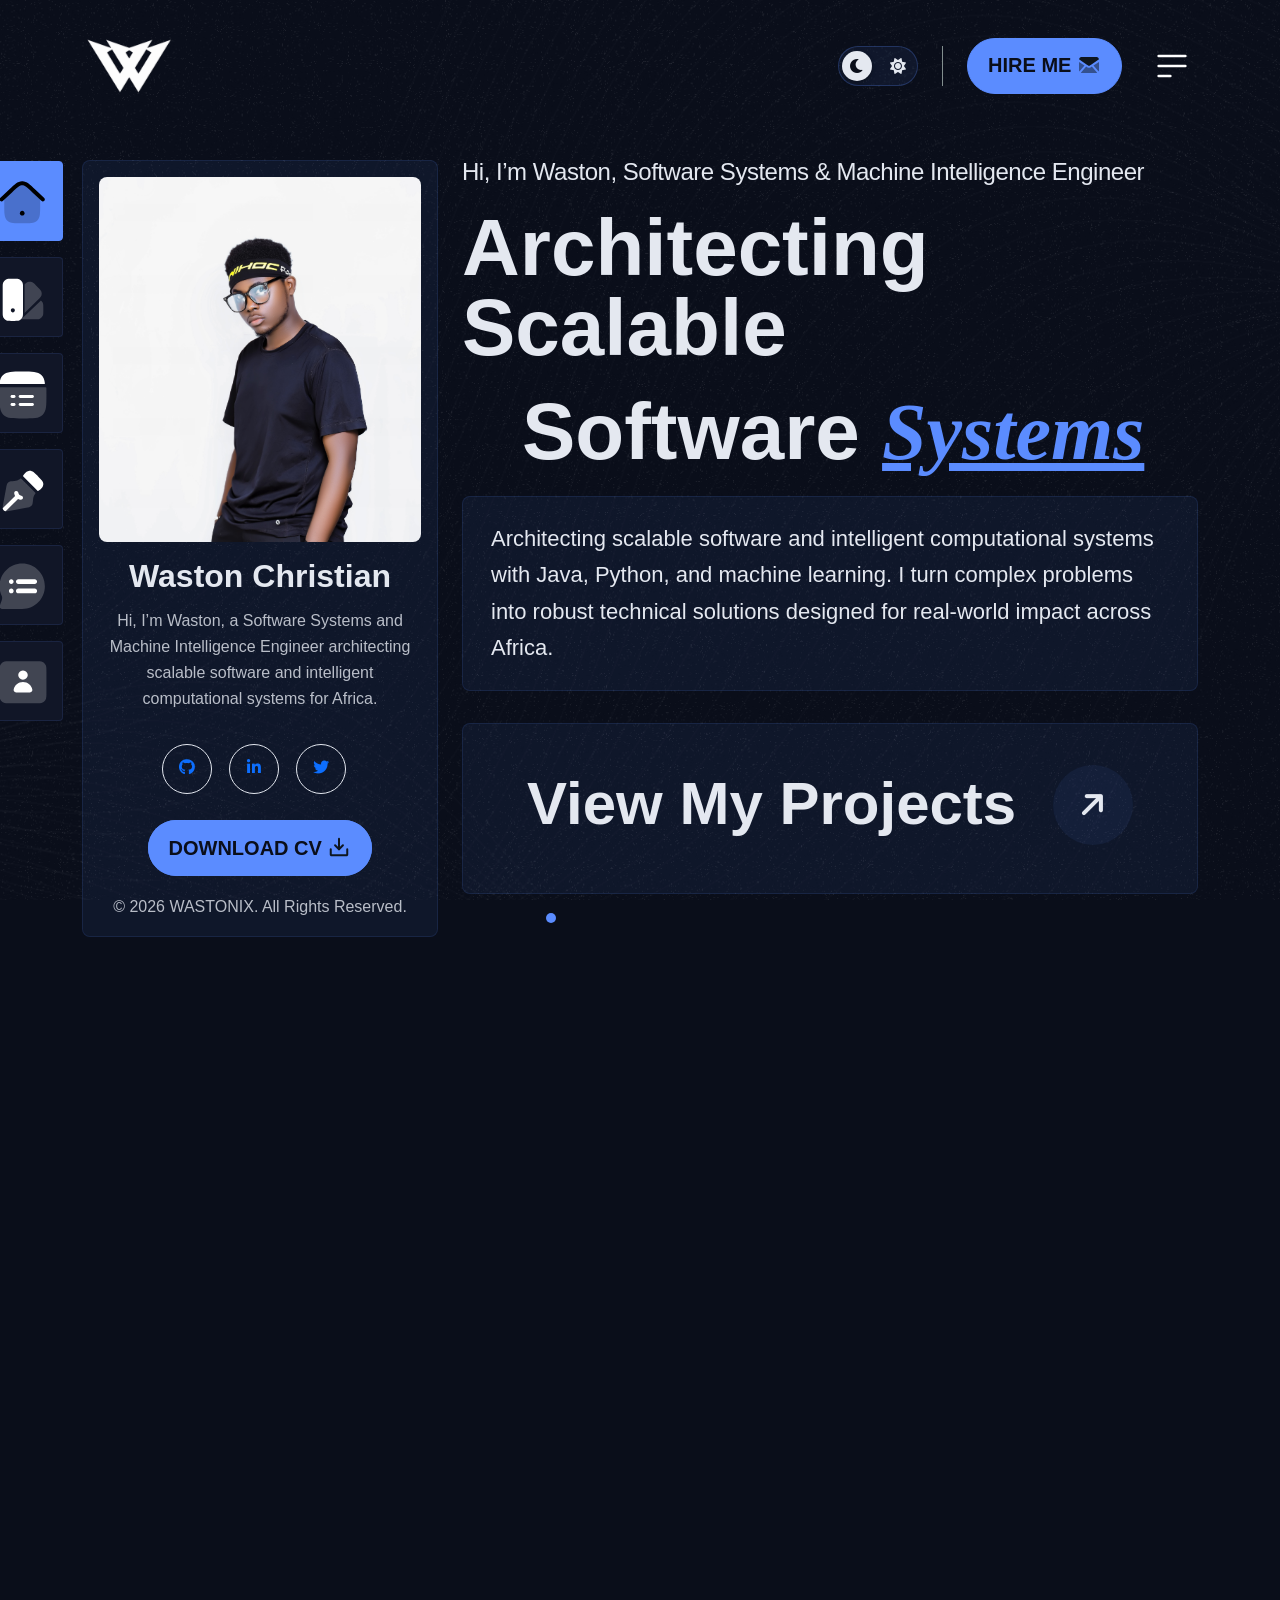
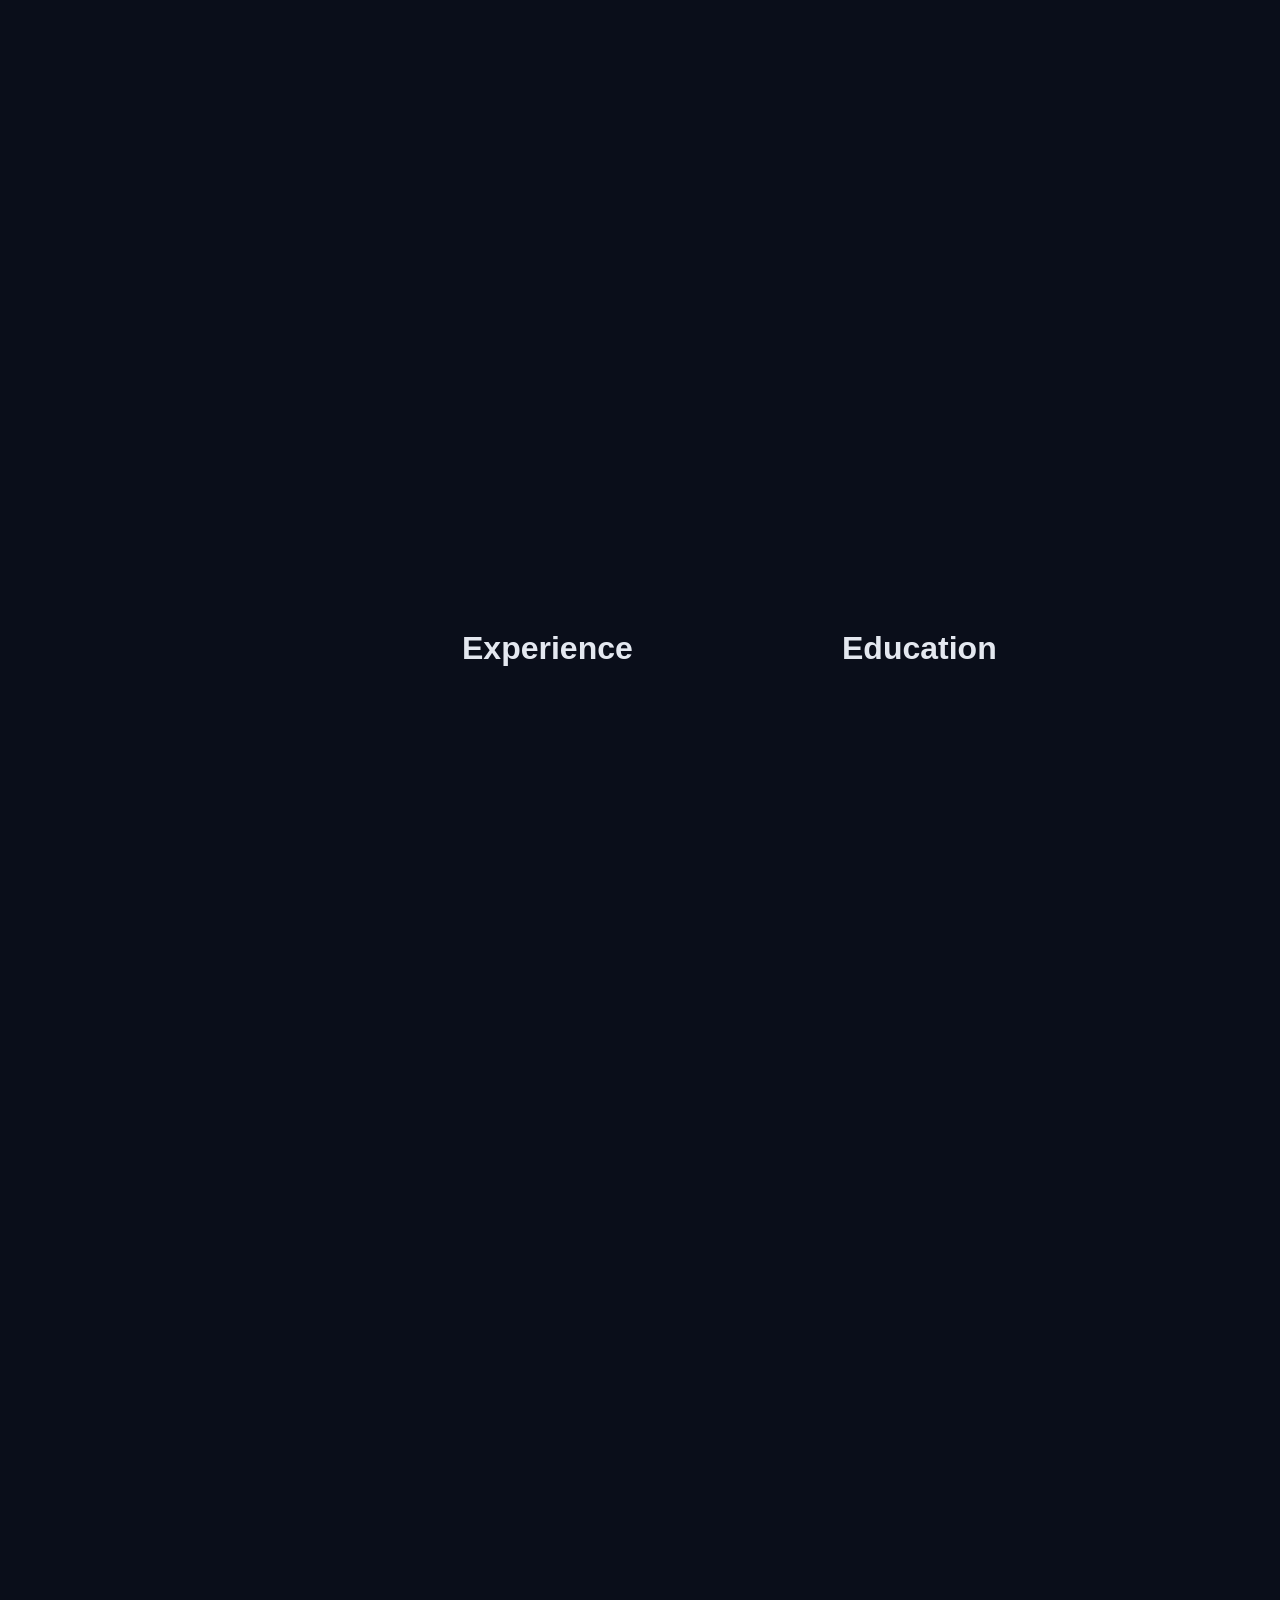
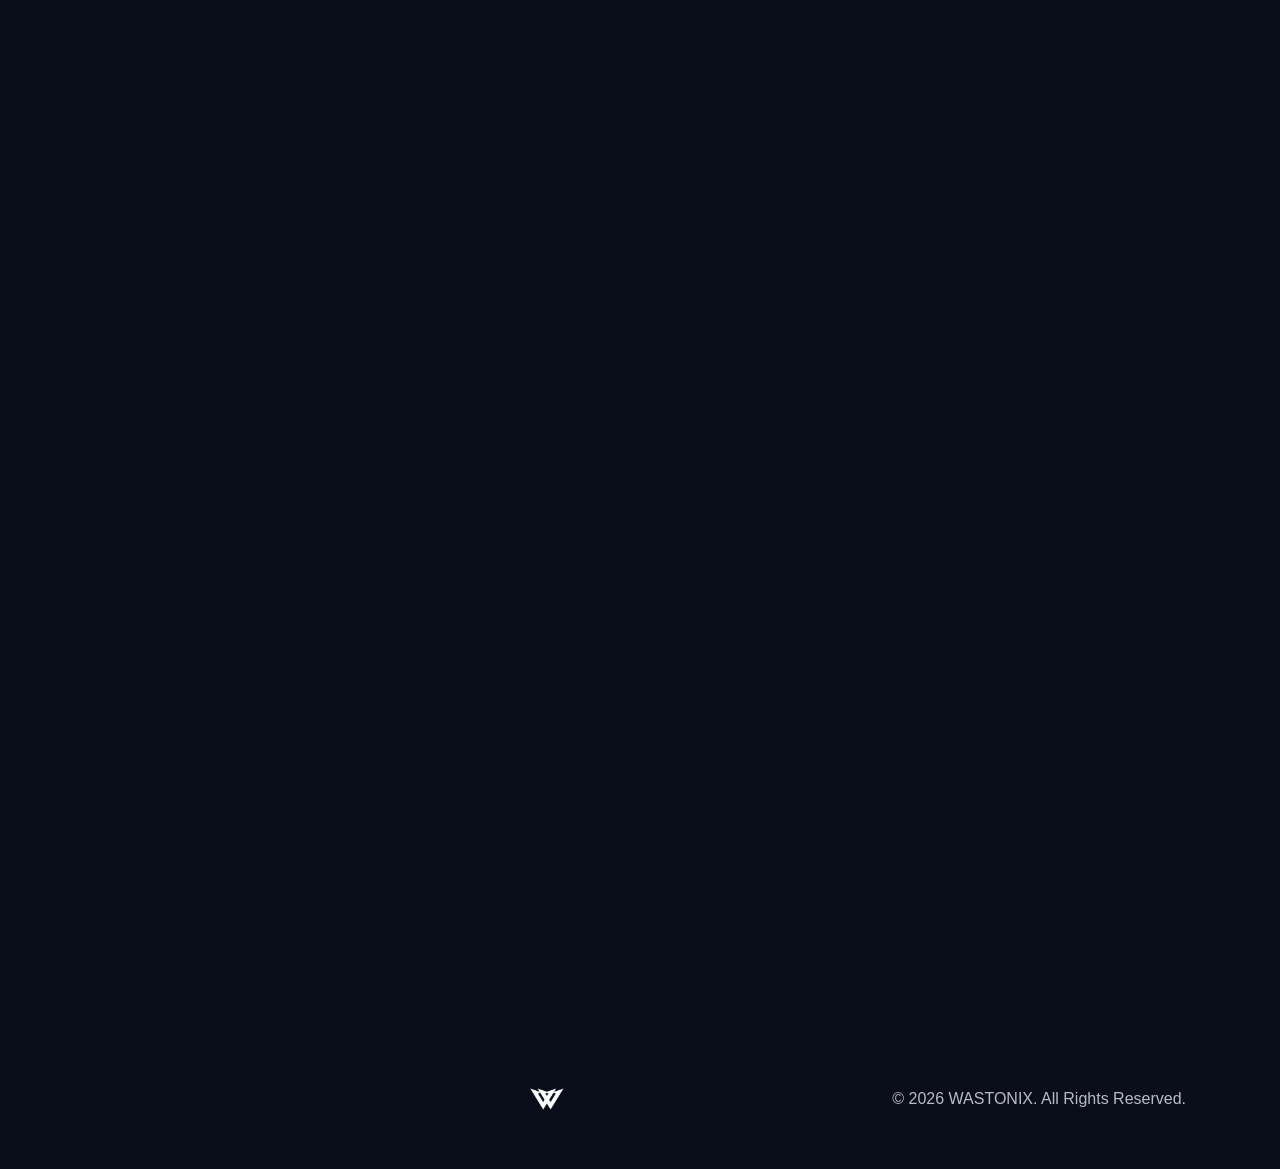
<file: index.html>
<!DOCTYPE html>
<html lang="en">

<head>
  <meta charset="UTF-8">
  <meta name="viewport" content="width=device-width, initial-scale=1.0">
  <title>Waston Christian - Software Systems & Machine Intelligence Engineer</title>

  <!--=====FAB ICON=======-->
  <link rel="shortcut icon" href="assets/img/logo/favicon_io/favicon-32x32.png" type="image/x-icon">

  <!--===== CSS LINK =======-->
  <link rel="stylesheet" href="assets/css/plugins/bootstrap.min.css">
  <link rel="stylesheet" href="assets/css/plugins/aos.css">
  <link rel="stylesheet" href="assets/css/plugins/fontawesome.css">
  <link rel="stylesheet" href="assets/css/plugins/magnific-popup.css">
  <link rel="stylesheet" href="assets/css/plugins/owlcarousel.min.css">
  <link rel="stylesheet" href="assets/css/plugins/sidebar.css">
  <link rel="stylesheet" href="assets/css/plugins/slick-slider.css">
  <link rel="stylesheet" href="assets/css/plugins/nice-select.css">
  <link rel="stylesheet" href="assets/css/main.css">

  <!--=====  JS SCRIPT LINK =======-->
  <script src="assets/js/plugins/jquery-3-7-1.min.js"></script>
</head>

<body class="body1">

  <!--===== PRELOADER STARTS =======-->
  <div id="preloader">
    <div id="loader"></div>
  </div>
  <!--===== PRELOADER ENDS =======-->
  <div class="procus-cursor" style="transform: translate3d(calc(-50% + 1919px), calc(-50% + 787px), 0px);"></div>
  <div class="procus-cursor2" style="left: 551px; top: 918px;"></div>
  
  <!--===== PROGRESS STARTS=======-->
  <div class="paginacontainer">
    <div class="progress-wrap">
      <svg class="progress-circle svg-content" width="100%" height="100%" viewBox="-1 -1 102 102">
        <path d="M50,1 a49,49 0 0,1 0,98 a49,49 0 0,1 0,-98" />
      </svg>
    </div>
  </div>
  <!--===== PROGRESS ENDS=======-->

  <!--===== SIDEBAR STARTS=======-->
  <div class="header-site-icon">
    <div class="slide-bar slide-bar1">
      <div class="sidebar-info">
        <div class="sidebar-logo">
          <a href='index.html'>
            <img src="assets/img/logo/logo2.png" alt="logo">
          </a>
          <div class="close-mobile-menu">
            <a><i class="fa-solid fa-xmark"></i></a>
          </div>
        </div>
        <div class="sidebar-content">
          <ul>
            <li><a href="#list-item-1">Home</a></li>
            <li><a href="#list-item-2">About Me</a></li>
            <li><a href="#list-item-3">Services</a></li>
            <li><a href="#list-item-4">Skills</a></li>
            <li><a href="#list-item-5">Portfolio</a></li>
            <li><a href="#list-item-6">Contact</a></li>
          </ul>
        </div>
        <div class="space32"></div>
        <div class="space16"></div>
        <div class="btn-area">
          <a href="#list-item-6" class="vl-btn1">Get in touch now <img src="assets/img/icons/mail1.svg" alt=""></a>
        </div>
        <div class="space40"></div>
        <div class="social-link-area">
          <h3 class="sidebar-heading">Social Links</h3>
          <ul>
            <li>
              <a href="https://github.com/christian-waston?tab=repositories" target="_blank" rel="noopener noreferrer"><i class="fa-brands fa-github"></i></a>
              <a href="https://www.linkedin.com/in/abumukiza-leon-christian-3b72a4331/?skipRedirect=true" target="_blank" rel="noopener noreferrer"><i class="fa-brands fa-linkedin-in"></i></a>
              <a href="#"><i class="fa-brands fa-twitter"></i></a>
            </li>
          </ul>
        </div>
      </div>
    </div>
  </div>
  <!--===== SIDEBAR ENDS =======-->

  <!--=====HEADER START=======-->
  <header>
    <div class="header-area homepage1 header header-sticky " id="header">
      <div class="container">
        <div class="row">
          <div class="col-lg-12">
            <div class="header-elements">
              <div class="site-logo">
                <a href='index.html'><img src="assets/img/logo/logo1.png" alt="Waston Logo"></a>
              </div>
              <div class="btn-area d-lg-flex">
                <div class="theme-toggle-container">
                  <label class="theme-switch">
                    <input type="checkbox" id="theme-toggle">
                    <span class="slider">
                      <i class="fas fa-moon icon moon-icon"></i>
                      <i class="fas fa-sun icon sun-icon"></i>
                    </span>
                  </label>
                </div>
                <a href="#list-item-6" class="vl-btn1">HIRE ME <span><img src="assets/img/icons/mail1.svg" alt=""></span></a>
                <button class="hamburger_menu"><img src="assets/img/icons/bars-icons1.svg" alt=""></button>
              </div>
            </div>
          </div>
        </div>
      </div>
    </div>
  </header>
  <!--=====HEADER END =======-->

  <!--===== MAIN AREA STARTS =======-->
  <div class="main-hero-area parallaxie">
    <div class="container">
      <div class="row">
        <div class="col-lg-4">
          <div class="personal-contact-box" data-aos="fade-right" data-aos-duration="1000">
            <div id="list-example" class="list-group">
              <a class="list-group-item list-group-item-action active" href="#list-item-1"><img src="assets/img/icons/home1.svg" alt=""><span>Home</span></a>
              <a class="list-group-item list-group-item-action" href="#list-item-2"><img src="assets/img/icons/home2.svg" alt=""> <span>About Me</span></a>
              <a class="list-group-item list-group-item-action" href="#list-item-3"><img src="assets/img/icons/home3.svg" alt=""> <span>Services</span></a>
              <a class="list-group-item list-group-item-action" href="#list-item-4"><img src="assets/img/icons/home4.svg" alt=""> <span>My Skills</span></a>
              <a class="list-group-item list-group-item-action" href="#list-item-5"><img src="assets/img/icons/home5.svg" alt=""> <span>Portfolio</span></a>
              <a class="list-group-item list-group-item-action m-0" href="#list-item-6"><img src="assets/img/icons/home7.svg" alt=""> <span>Contact</span></a>
            </div>
            <div class="img1 image-anime reveal">
              <img src="assets/img/all-images/hero/asa.jpg" alt="Waston Christian">
            </div>
            <div class="space18"></div>
            <h3>Waston Christian</h3>
            <div class="space16"></div>
            <p>Hi, I’m Waston, a Software Systems and Machine Intelligence Engineer architecting scalable software and intelligent computational systems for Africa.</p>
            <div class="space32"></div>
            <ul>
              <li><a href="https://github.com/christian-waston?tab=repositories" target="_blank" rel="noopener noreferrer"><i class="fa-brands fa-github"></i></a></li>
              <li><a href="https://www.linkedin.com/in/abumukiza-leon-christian-3b72a4331/?skipRedirect=true" target="_blank" rel="noopener noreferrer"><i class="fa-brands fa-linkedin-in"></i></a></li>
              <li><a href="#"><i class="fa-brands fa-twitter"></i></a></li>
            </ul>
            <div class="space44"></div>
            <div class="btn-area1 text-center">
              <a href="assets/img/all-images/hero/cv.pdf" download class="vl-btn1">Download CV <img src="assets/img/icons/download1.svg" alt=""></a>
            </div>
            <div class="space32"></div>
            <p>© 2026 WASTONIX. All Rights Reserved.</p>
          </div>
        </div>
        
        <div class="col-lg-8">
          <div data-bs-spy="scroll" data-bs-target="#list-example" data-bs-smooth-scroll="true" class="scrollspy-example" tabindex="0">
            
            <!--===== HERO AREA STARTS =======-->
            <div id="list-item-1">
              <div class="hero-heading-area heading1">
                <h5 data-aos="fade-left" data-aos-duration="800">Hi, I’m Waston, Software Systems & Machine Intelligence Engineer</h5>
                <div class="space24"></div>
                <h1 data-aos="fade-left" data-aos-duration="900">Architecting Scalable </h1>
                <div class="space24"></div>
                <h1 class="head" data-aos="fade-left" data-aos-duration="1000">Software <span>Systems</span></h1>
                <div class="space24"></div>
                <p data-aos="fade-left" data-aos-duration="1100">Architecting scalable software and intelligent computational systems with Java, Python, and machine learning. I turn complex problems into robust technical solutions designed for real-world impact across Africa.</p>
                <div class="space32"></div>
                <div class="main-btn-area" data-aos="fade-up" data-aos-duration="1200">
                  <a href="#list-item-5">View My Projects <span><i class="fa-solid fa-arrow-right"></i></span></a>
                </div>
              </div>
            </div>
            <!--===== HERO AREA ENDS =======-->
            
            <div class="space50"></div>
            
            <div id="list-item-2">
              <!--===== ABOUT AREA STARTS =======-->
              <div class="about-section-area">
                <div class="heading1">
                  <h5 data-aos="fade-left" data-aos-duration="800"><img src="assets/img/icons/sublogo1.svg" alt="" style="width:10px;height:10px;vertical-align:middle;margin-right:6px;">About Me <img src="assets/img/icons/sublogo1.svg" alt="" style="width:10px;height:10px;vertical-align:middle;margin-left:6px;"></h5>
                  <div class="space24"></div>
                  <h1 data-aos="fade-left" data-aos-duration="1000">Crafting Seamless</h1>
                  <div class="space24"></div>
                  <h1 class="head" data-aos="fade-left" data-aos-duration="1100">Software <span>Experiences</span></h1>
                </div>
                <div class="space60"></div>
                <div class="about-boxarea">
                  <div class="row">
                    <div class="col-lg-12" data-aos="fade-left" data-aos-duration="1200">
                      <div class="about-main-boxes">
                        <h4>Waston Christian</h4>
                        <div class="space24"></div>
                        <p>Hi, I’m Waston, a driven Software Engineering student specializing in scalable backend systems with Java and intelligent data solutions with Python. I combine strong Object-Oriented Programming (OOP) and Data Structures knowledge with hands-on experience in AI and Machine Learning. Beyond code, I bring expertise in digital marketing and multimedia production, allowing me to understand the entire product lifecycle. My mission is to build world-class technology infrastructure rooted in Africa, and I am actively preparing for the Africa to Silicon Valley (A2SV) program.</p>
                      </div>
                    </div>
                    
                    <div class="col-lg-6 col-md-6" data-aos="fade-up" data-aos-duration="900">
                      <div class="about-boxes2">
                        <img src="assets/img/icons/home2.svg" alt="">
                        <div class="content-area">
                          <h4>Backend Engineering</h4>
                          <div class="space16"></div>
                          <p>Architecting robust, scalable backend systems and Representational State Transfer (REST) APIs using Java, Spring Boot, and advanced OOP principles.</p>
                        </div>
                      </div>
                    </div>

                    <div class="col-lg-6 col-md-6" data-aos="fade-up" data-aos-duration="1000">
                      <div class="about-boxes2">
                        <img src="assets/img/icons/home3.svg" alt="">
                        <div class="content-area">
                          <h4>AI & Machine Learning</h4>
                          <div class="space16"></div>
                          <p>Engineering end-to-end ML pipelines, data preprocessing, and predictive models using Python, Pandas, and Scikit-Learn.</p>
                        </div>
                      </div>
                    </div>

                    <div class="col-lg-6 col-md-6" data-aos="fade-up" data-aos-duration="1100">
                      <div class="about-boxes2">
                        <img src="assets/img/icons/home4.svg" alt="">
                        <div class="content-area">
                          <h4>Database & System Design</h4>
                          <div class="space16"></div>
                          <p>Designing and optimizing relational database schemas (MySQL, PostgreSQL) for high-performance data handling and system stability.</p>
                        </div>
                      </div>
                    </div>

                    <div class="col-lg-6 col-md-6" data-aos="fade-up" data-aos-duration="1200">
                      <div class="about-boxes2">
                        <img src="assets/img/icons/home5.svg" alt="">
                        <div class="content-area">
                          <h4>Digital & Creative Tech</h4>
                          <div class="space16"></div>
                          <p>Bridging tech and business with expertise in digital marketing strategy, video editing, and graphic design to drive product adoption.</p>
                        </div>
                      </div>
                    </div>
                    
                    <div class="space20"></div>
                    
                    <div class="col-lg-6 col-md-6">
                      <h3>Experience</h3>
                      <div class="space32"></div>
                      <div class="about-others-box" data-aos="zoom-in" data-aos-duration="900">
                        <a href="#">2023 - Present</a>
                        <div class="space16"></div>
                        <h4><a href="#">Software Engineering Projects</a></h4>
                        <div class="space16"></div>
                        <p>Lead Developer for AgriStock & XtonFlow</p>
                        <div class="space32"></div>
                        <a href="#">2022 - Present</a>
                        <div class="space16"></div>
                        <h4><a href="#">Digital Marketing & Creative Specialist</a></h4>
                        <div class="space16"></div>
                        <p>Freelance / Agency</p>
                      </div>
                    </div>

                    <div class="col-lg-6 col-md-6">
                      <h3>Education</h3>
                      <div class="space32"></div>
                      <div class="about-others-box" data-aos="zoom-in" data-aos-duration="1100">
                        <a href="#">2023 - Present</a>
                        <div class="space16"></div>
                        <h4><a href="#">Bachelor's Degree in IT (Information Management)</a></h4>
                        <div class="space16"></div>
                        <p>Adventist University of Central Africa, Kigali</p>
                        <div class="space32"></div>
                        <a href="#">2020 - 2022</a>
                        <div class="space16"></div>
                        <h4><a href="#">A-Level (Math, Economics, Computer Science)</a></h4>
                        <div class="space16"></div>
                        <p>Ecole Secondaire Mudasomwa</p>
                      </div>
                    </div>
                    <div class="space20"></div>
                  </div>
                </div>
              </div>
              <!--===== ABOUT AREA ENDS =======-->
            </div>

            <div id="list-item-3">
              <!--===== SERVICE AREA STARTS =======-->
              <div class="service-section-area">
                <div class="container">
                  <div class="row">
                    <div class="col-lg-12">
                      <div class="service-header heading1">
                        <h5 data-aos="fade-left" data-aos-duration="800"><img src="assets/img/icons/sublogo1.svg" alt="" style="width:10px;height:10px;vertical-align:middle;margin-right:6px;">My Services <img src="assets/img/icons/sublogo1.svg" alt="" style="width:10px;height:10px;vertical-align:middle;margin-left:6px;"></h5>
                        <div class="space24"></div>
                        <h2 data-aos="fade-left" data-aos-duration="1000">Elevating Brands with</h2>
                        <div class="space24"></div>
                        <h2 class="head" data-aos="fade-left" data-aos-duration="1100">Powerful <span>Solutions</span></h2>
                        <div class="space50"></div>
                        
                        <div class="div" data-aos="fade-left" data-aos-duration="900">
                          <div class="service-main-boxes">
                            <h4>Backend System Architecture</h4>
                            <div class="space24"></div>
                            <p>Designing and building RESTful APIs, microservices, and scalable backend systems with Java and Spring Boot.</p>
                          </div>
                        </div>
                        <div class="space30"></div>
                        <div class="div" data-aos="fade-left" data-aos-duration="1000">
                          <div class="service-main-boxes">
                            <h4>Machine Learning Engineering</h4>
                            <div class="space24"></div>
                            <p>Developing predictive models, data preprocessing pipelines, and anomaly detection systems using Python and Scikit-Learn.</p>
                          </div>
                        </div>
                        <div class="space30"></div>
                        <div class="div" data-aos="fade-left" data-aos-duration="1100">
                          <div class="service-main-boxes">
                            <h4>Database Optimization</h4>
                            <div class="space24"></div>
                            <p>Crafting efficient relational database schemas, complex SQL queries, and performance tuning for large-scale data.</p>
                          </div>
                        </div>
                        <div class="space30"></div>
                        <div class="div" data-aos="fade-left" data-aos-duration="1200">
                          <div class="service-main-boxes">
                            <h4>Digital Strategy & Creative Design</h4>
                            <div class="space24"></div>
                            <p>Executing digital marketing campaigns, video editing, and graphic design to ensure technical products reach and engage their target audience.</p>
                          </div>
                        </div>
                      </div>
                    </div>
                  </div>
                </div>
              </div>
              <!--===== SERVICE AREA ENDS =======-->
            </div>
            
            <div class="space50"></div>
            
            <div id="list-item-4">
              <!--===== SKILL AREA STARTS =======-->
              <div class="skill-section-area">
                <div class="container">
                  <div class="row">
                    <div class="col-lg-12">
                      <div class="skill-header heading1">
                        <h5 data-aos="fade-left" data-aos-duration="800"><img src="assets/img/icons/sublogo1.svg" alt="" style="width:10px;height:10px;vertical-align:middle;margin-right:6px;">My Skills <img src="assets/img/icons/sublogo1.svg" alt="" style="width:10px;height:10px;vertical-align:middle;margin-left:6px;"></h5>
                        <div class="space24"></div>
                        <h2 data-aos="fade-left" data-aos-duration="1000">The Tools Behind </h2>
                        <div class="space24"></div>
                        <h2 class="head" data-aos="fade-left" data-aos-duration="1100">My Tech <span>Stack</span></h2>
                      </div>
                      <div class="space80"></div>
                      <div class="row">
                        <div class="col-lg-4 col-md-6" data-aos="zoom-out" data-aos-duration="900">
                          <div class="skill-boxarea">
                            <div class="icons">
                              <img src="assets/img/icons/png skills/icons8-java-color/icons8-java-144.svg" alt="Java">
                            </div>
                            <div class="space24"></div>
                            <h3><span class="counter">90</span>%</h3>
                            <div class="space16"></div>
                            <p>Java (Advanced)</p>
                          </div>
                        </div>

                        <div class="col-lg-4 col-md-6" data-aos="zoom-out" data-aos-duration="1000">
                          <div class="skill-boxarea">
                            <div class="icons">
                              <img src="assets/img/icons/png skills/icons8-python-color/icons8-python-144.svg" alt="Python">
                            </div>
                            <div class="space24"></div>
                            <h3><span class="counter">85</span>%</h3>
                            <div class="space16"></div>
                            <p>Python (AI/ML)</p>
                          </div>
                        </div>

                        <div class="col-lg-4 col-md-6" data-aos="zoom-out" data-aos-duration="1100">
                          <div class="skill-boxarea">
                            <div class="icons">
                              <img src="assets/img/icons/png skills/icons8-postgresql-color/icons8-postgresql-48.svg" alt="PostgreSQL">
                            </div>
                            <div class="space24"></div>
                            <h3><span class="counter">85</span>%</h3>
                            <div class="space16"></div>
                            <p>SQL & Databases</p>
                          </div>
                        </div>

                        <div class="col-lg-4 col-md-6" data-aos="zoom-out" data-aos-duration="1200">
                          <div class="skill-boxarea">
                            <div class="icons">
                              <img src="assets/img/icons/png skills/icons8-spring-boot-48.png" alt="Spring Boot">
                            </div>
                            <div class="space24"></div>
                            <h3><span class="counter">80</span>%</h3>
                            <div class="space16"></div>
                            <p>Spring Boot</p>
                          </div>
                        </div>

                        <div class="col-lg-4 col-md-6" data-aos="zoom-out" data-aos-duration="1000">
                          <div class="skill-boxarea">
                            <div class="icons">
                              <img src="assets/img/icons/png skills/icons8-pandas-48.png" alt="Pandas">
                            </div>
                            <div class="space24"></div>
                            <h3><span class="counter">80</span>%</h3>
                            <div class="space16"></div>
                            <p>Scikit-Learn / Pandas</p>
                          </div>
                        </div>

                        <div class="col-lg-4 col-md-6" data-aos="zoom-out" data-aos-duration="1100">
                          <div class="skill-boxarea">
                            <div class="icons">
                              <img src="assets/img/icons/png skills/icons8-github-logo-50.png" alt="Git">
                            </div>
                            <div class="space24"></div>
                            <h3><span class="counter">90</span>%</h3>
                            <div class="space16"></div>
                            <p>Git / GitHub</p>
                          </div>
                        </div>
                      </div>
                    </div>
                  </div>
                </div>
              </div>
              <!--===== SKILL AREA ENDS =======-->
            </div>
            
            <div class="space30"></div>
            
            <div id="list-item-5">
              <!--===== PORTFOLIO AREA STARTS =======-->
              <div class="portfolio-section-area">
                <div class="container">
                  <div class="row">
                    <div class="col-lg-12">
                      <div class="portfolio-header heading1">
                        <h5 data-aos="fade-left" data-aos-duration="800"><img src="assets/img/icons/sublogo1.svg" alt="" style="width:10px;height:10px;vertical-align:middle;margin-right:6px;">My Portfolio <img src="assets/img/icons/sublogo1.svg" alt="" style="width:10px;height:10px;vertical-align:middle;margin-left:6px;"></h5>
                        <div class="space24"></div>
                        <h2 data-aos="fade-left" data-aos-duration="1000">Projects That Deliver</h2>
                        <div class="space24"></div>
                        <h2 class="head" data-aos="fade-left" data-aos-duration="1100">Real <span>Results</span></h2>
                      </div>
                    </div>
                    <div class="space50"></div>
                    
                    <div class="col-lg-12" data-aos="fade-left" data-aos-duration="1000">
                      <div class="portfolio-boxarea click-here">
                        <div class="img1">
                          <a href="javascript:void(0)">
                            <img src="assets/img/all-images/portfolio/portfolio-img1.avif" alt="AgriStock">
                          </a>
                        </div>
                        <div class="space24"></div>
                        <a href="javascript:void(0)">AgriStock - Agricultural Inventory Management System (Java, MySQL)</a>
                      </div>
                    </div>

                    <div class="col-lg-6 col-md-6" data-aos="fade-left" data-aos-duration="1100">
                      <div class="portfolio-boxarea2 click-here">
                        <div class="img1">
                          <a href="javascript:void(0)">
                            <img src="assets/img/all-images/portfolio/portfolio-img3.png" alt="XtonFlow">
                          </a>
                        </div>
                        <div class="space24"></div>
                        <a href="javascript:void(0)">XtonFlow - Workflow & Transaction Processing Engine (Java, Spring Boot)</a>
                      </div>
                    </div>

                    <div class="col-lg-6 col-md-6" data-aos="fade-left" data-aos-duration="1200">
                      <div class="portfolio-boxarea2 click-here">
                        <div class="img1">
                          <a href="javascript:void(0)">
                            <img src="assets/img/all-images/portfolio/portfolio-img4.png" alt="Fraud Detection">
                          </a>
                        </div>
                        <div class="space24"></div>
                        <a href="javascript:void(0)">Fraud Detection System - ML-Powered Anomaly Classifier (Python, Scikit-Learn)</a>
                      </div>
                    </div>
                  </div>
                </div>
              </div>
              <!--===== PORTFOLIO AREA ENDS =======-->
            </div>
            
            <div class="space30"></div>
            
            <div id="list-item-6">
              <!--===== TESTIMONIAL AREA STARTS =======-->
              <div class="testimonial-section-area">
                <div class="container">
                  <div class="row">
                    <div class="col-lg-12">
                      <div class="testimonial-header heading1">
                        <h5 data-aos="fade-left" data-aos-duration="900"><img src="assets/img/icons/sublogo1.svg" alt="" style="width:10px;height:10px;vertical-align:middle;margin-right:6px;">Testimonials <img src="assets/img/icons/sublogo1.svg" alt="" style="width:10px;height:10px;vertical-align:middle;margin-left:6px;"></h5>
                        <div class="space24"></div>
                        <h2 data-aos="fade-left" data-aos-duration="1000">What Clients Say </h2>
                        <div class="space24"></div>
                        <h2 class="head" data-aos="fade-left" data-aos-duration="1100">About <span> My Work</span></h5>
                      </div>
                      <div class="space60"></div>
                    </div>
                    
                    <div class="col-lg-7 col-md-6" data-aos="zoom-in" data-aos-duration="900">
                      <div class="testimonial-boxarea">
                        <div class="list">
                          <ul>
                            <li><i class="fa-solid fa-star"></i></li>
                            <li><i class="fa-solid fa-star"></i></li>
                            <li><i class="fa-solid fa-star"></i></li>
                            <li><i class="fa-solid fa-star"></i></li>
                            <li><i class="fa-solid fa-star"></i></li>
                          </ul>
                        </div>
                        <div class="space20"></div>
                        <p>"Waston built a robust and scalable backend system for our agribusiness. His understanding of Java and database optimization completely transformed how we track our inventory."</p>
                        <div class="space24"></div>
                        <div class="mans-area">
                          <div class="man">
                            <img src="assets/img/all-images/testimonials/tesi-img1.png" alt="Client">
                          </div>
                          <div class="content">
                            <a href="#">Agribusiness Partner</a>
                            <p>AgriStock Project</p>
                          </div>
                        </div>
                      </div>
                    </div>
                    
                    <div class="col-lg-5 col-md-6" data-aos="zoom-in" data-aos-duration="1000">
                      <div class="testimonial-boxarea">
                        <div class="list">
                          <ul>
                            <li><i class="fa-solid fa-star"></i></li>
                            <li><i class="fa-solid fa-star"></i></li>
                            <li><i class="fa-solid fa-star"></i></li>
                            <li><i class="fa-solid fa-star"></i></li>
                            <li><i class="fa-solid fa-star"></i></li>
                          </ul>
                        </div>
                        <div class="space20"></div>
                        <p>"The machine learning model Waston developed for fraud detection was highly accurate. His ability to clean complex data and deliver a production-ready Python script was impressive."</p>
                        <div class="space24"></div>
                        <div class="mans-area">
                          <div class="man">
                            <img src="assets/img/all-images/testimonials/tesi-img2.png" alt="Client">
                          </div>
                          <div class="content">
                            <a href="#">FinTech Collaborator</a>
                            <p>Fraud Detection Project</p>
                          </div>
                        </div>
                      </div>
                    </div>
                  </div>
                </div>
              </div>
              <!--===== TESTIMONIAL AREA ENDS =======-->
            </div>
            
            <div class="space30"></div>
            
            <div id="list-item-7">
              <!--===== BLOG AREA STARTS =======-->
              <div class="blog-section-area">
                <div class="container">
                  <div class="row">
                    <div class="col-lg-12">
                      <div class="blog-header heading1">
                        <h5 data-aos="fade-left" data-aos-duration="900"><img src="assets/img/icons/sublogo1.svg" alt="" style="width:10px;height:10px;vertical-align:middle;margin-right:6px;">My Blog <img src="assets/img/icons/sublogo1.svg" alt="" style="width:10px;height:10px;vertical-align:middle;margin-left:6px;"></h5>
                        <div class="space24"></div>
                        <h2 data-aos="fade-left" data-aos-duration="1000">Latest Engineering </h2>
                        <div class="space24"></div>
                        <h2 class="head" data-aos="fade-left" data-aos-duration="1200">Dev <span>Insights</span></h2>
                        <div class="space60"></div>
                        <div class="row">
                          <div class="col-lg-6 col-md-6">
                            <div class="blog-boxarea">
                              <div class="img1 reveal">
                                <a href='blog-single.html'> <img src="assets/img/all-images/blog/blog-img1.png" alt=""></a>
                              </div>
                              <div class="content-area">
                                <ul>
                                  <li><a href="#">Backend Engineering</a></li>
                                  <li><a href="#"><i class="fa-regular fa-clock"></i> 4 min read</a></li>
                                </ul>
                                <div class="space16"></div>
                                <a href='blog-single.html'>Optimizing Java Backend Systems for Scale</a>
                                <div class="space16"></div>
                                <ul>
                                  <li><a href="#"><img src="assets/img/all-images/blog/blog-img5.png" alt="">Waston Christian</a></li>
                                  <li><a href="#"><i class="fa-regular fa-calendar"></i>Jan 15, 2026</a></li>
                                </ul>
                              </div>
                            </div>
                          </div>
                          <div class="col-lg-6 col-md-6">
                            <div class="blog-boxarea">
                              <div class="img1 reveal">
                                <a href='blog-single.html'><img src="assets/img/all-images/blog/blog-img2.png" alt=""></a>
                              </div>
                              <div class="content-area">
                                <ul>
                                  <li><a href="#">Machine Learning</a></li>
                                  <li><a href="#"><i class="fa-regular fa-clock"></i> 5 min read</a></li>
                                </ul>
                                <div class="space16"></div>
                                <a href='blog-single.html'>Building End-to-End ML Pipelines with Python</a>
                                <div class="space16"></div>
                                <ul>
                                  <li><a href="#"><img src="assets/img/all-images/blog/blog-img5.png" alt="">Waston Christian</a></li>
                                  <li><a href="#"><i class="fa-regular fa-calendar"></i>Feb 10, 2026</a></li>
                                </ul>
                              </div>
                            </div>
                          </div>
                        </div>
                      </div>
                    </div>
                  </div>
                </div>
              </div>
              <!--===== BLOG AREA ENDS =======-->
            </div>
            
            <div class="space60"></div>
            
            <div id="list-item-8">
              <!--===== CONTACT AREA STARTS =======-->
              <div class="contact-section-area">
                <div class="container">
                  <div class="row">
                    <div class="col-lg-12">
                      <div class="contact-heading heading1">
                        <h5 data-aos="fade-left" data-aos-duration="900"><img src="assets/img/icons/sublogo1.svg" alt="" style="width:10px;height:10px;vertical-align:middle;margin-right:6px;">Contact Me <img src="assets/img/icons/sublogo1.svg" alt="" style="width:10px;height:10px;vertical-align:middle;margin-left:6px;"></h5>
                        <div class="space24"></div>
                        <h2 data-aos="fade-left" data-aos-duration="1000">Have a Project in</h2>
                        <div class="space24"></div>
                        <h2 class="head" data-aos="fade-left" data-aos-duration="1100">Mind, <span>Let's Talk</span></h2>
                      </div>
                      <div class="space50"></div>
                      <div class="contact-boxarea" data-aos="zoom-in" data-aos-duration="1000">
                        <h3>Let’s Build Something Great!</h3>
                        <div class="space12"></div>
                        <form action="https://api.web3forms.com/submit" method="POST">
                          <input type="hidden" name="access_key" value="YOUR_WEB3FORMS_KEY_HERE">
                          <div class="row">
                            <div class="col-lg-6 col-md-6">
                              <div class="input-area">
                                <input type="text" name="name" placeholder="Full Name" required>
                              </div>
                            </div>
                            <div class="col-lg-6 col-md-6">
                              <div class="input-area">
                                <input type="email" name="email" placeholder="Email Address" required>
                              </div>
                            </div>
                            <div class="col-lg-6 col-md-6">
                              <div class="input-area">
                                <input type="text" name="phone" placeholder="Phone Number">
                              </div>
                            </div>
                            <div class="col-lg-6 col-md-6">
                              <div class="input-area">
                                <input type="text" name="subject" placeholder="Subject" required>
                              </div>
                            </div>
                            <div class="col-lg-12">
                              <div class="input-area">
                                <textarea name="message" placeholder="Your Message" rows="5" required></textarea>
                              </div>
                            </div>
                            <div class="col-lg-12">
                              <div class="input-area">
                                <button type="submit" class="vl-btn1">Send Message <img src="assets/img/icons/mail1.svg" alt=""></button>
                              </div>
                            </div>
                          </div>
                        </form>
                      </div>
                    </div>

                    <div class="col-lg-12">
                      <div class="space50"></div>
                      <div class="footer-area text-center">
                        <div class="btn-area1">
                          <a href='index.html'><img src="assets/img/logo/logo1.png" alt="Waston Logo"></a>
                        </div>
                        <p>© 2026 WASTONIX. All Rights Reserved.</p>
                      </div>
                    </div>
                  </div>
                </div>
              </div>
              <!--===== CONTACT AREA ENDS =======-->
            </div>

          </div>
        </div>
      </div>
    </div>
  </div>
  <!--===== MAIN AREA ENDS =======-->

  <!--===== JS SCRIPT LINK =======-->
  <script src="assets/js/plugins/bootstrap.min.js"></script>
  <script src="assets/js/plugins/fontawesome.js"></script>
  <script src="assets/js/plugins/aos.js"></script>
  <script src="assets/js/plugins/counter.js"></script>
  <script src="assets/js/plugins/sidebar.js"></script>
  <script src="assets/js/plugins/magnific-popup.js"></script>
  <script src="assets/js/plugins/owlcarousel.min.js"></script>
  <script src="assets/js/plugins/nice-select.js"></script>
  <script src="assets/js/plugins/waypoints.js"></script>
  <script src="assets/js/plugins/slick-slider.js"></script>
  <script src="assets/js/plugins/gsap.min.js"></script>
  <script src="assets/js/plugins/ScrollTrigger.min.js"></script>
  <script src="assets/js/plugins/Splitetext.js"></script>
  <script src="assets/js/plugins/SmoothScroll.js"></script>
  <script src="assets/js/plugins/parallax.js"></script>
  <script src="assets/js/main.js"></script>

</body>
</html>
</file>
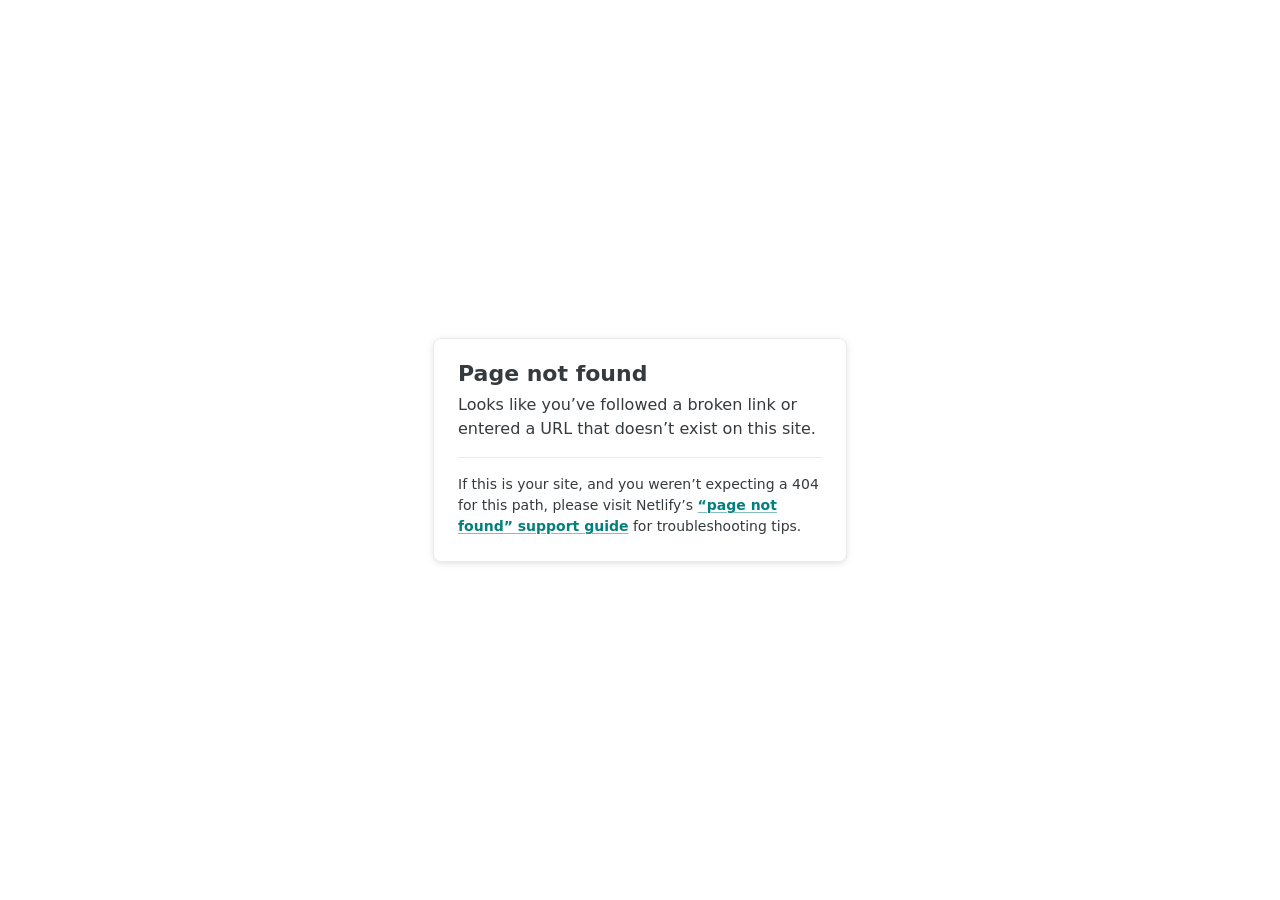
<file: contact.html>
<!DOCTYPE html>
<html lang="en">
  <head>
    <meta charset="utf-8" />
    <meta name="viewport" content="width=device-width, initial-scale=1.0" />
    <title>Page not found</title>
    <style>
      :root {
        --colorRgbFacetsTeal600: 2 128 125;
        --colorTealAction: var(--colorRgbFacetsTeal600);
        --colorRgbFacetsNeutralLight200: 233 235 237;
        --colorHr: var(--colorRgbFacetsNeutralLight200);
        --colorRgbFacetsNeutralLight700: 53 58 62;
        --colorGrayDarkest: var(--colorRgbFacetsNeutralLight700);
        --colorGrayLighter: var(--colorRgbFacetsNeutralLight200);
        --colorText: var(--colorGrayDarkest);
        --effectShadowLightShallow: 0 1px 10px 0 rgb(53 58 62 / 6%),
          0 2px 4px 0 rgb(53 58 62 / 8%);
        --colorRgbFacetsNeutralDark900: 6 11 16;
      }
      body {
        font-family: system-ui, -apple-system, BlinkMacSystemFont, "Segoe UI",
          Roboto, Helvetica, Arial, sans-serif, "Apple Color Emoji",
          "Segoe UI Emoji", "Segoe UI Symbol";
        background: white;
        overflow: hidden;
        margin: 0;
        padding: 0;
        line-height: 1.5;
        color: rgb(var(--colorText));
      }

      @media (prefers-color-scheme: dark) {
        body {
          background: rgb(var(--colorRgbFacetsNeutralDark900));
        }
      }

      h1 {
        margin: 0;
        font-size: 1.375rem;
        line-height: 1;
      }

      h1 + p {
        margin-top: 8px;
      }

      .main {
        position: relative;
        display: flex;
        flex-direction: column;
        align-items: center;
        justify-content: center;
        height: 100vh;
        width: 100vw;
      }

      .card {
        position: relative;
        width: 75%;
        max-width: 364px;
        padding: 24px;
        background: white;
        border-radius: 8px;
        box-shadow: var(--effectShadowLightShallow);
        border: 1px solid rgb(var(--colorGrayLighter));
      }

      a {
        margin: 0;
        font-weight: 600;
        color: rgb(var(--colorTealAction));
        text-decoration-skip-ink: all;
        text-decoration-thickness: 1px;
        text-underline-offset: 2px;
        text-decoration-color: rgb(var(--colorTealAction) / 0.5);
        transition: text-decoration-color 0.15s ease-in-out;
      }

      a:hover,
      a:focus-visible {
        text-decoration-color: rgb(var(--colorTealAction));
      }

      p:last-of-type {
        margin-bottom: 0;
      }

      hr {
        border: 0;
        height: 1px;
        background: rgb(var(--colorHr));
        margin-top: 16px;
        margin-bottom: 16px;
      }

      .your-site {
        font-size: 0.875rem;
      }
    </style>
  </head>
  <body>
    <div class="main">
      <div class="card">
        <h1>Page not found</h1>
        <p>
          Looks like you’ve followed a broken link or entered a URL that doesn’t
          exist on this site.
        </p>
        <hr />
        <p class="your-site">
          If this is your site, and you weren’t expecting a 404 for this path,
          please visit Netlify’s
          <a
            href="https://answers.netlify.com/t/support-guide-i-ve-deployed-my-site-but-i-still-see-page-not-found/125?utm_source=404page&utm_campaign=community_tracking"
            >“page not found” support guide</a
          >
          for troubleshooting tips.
        </p>
      </div>
    </div>
  </body>
</html>
</file>
<file: assets/css/plugins/nice-select.css>
.nice-select {
    -webkit-tap-highlight-color: transparent;
    background-color: #fff;
    border-radius: 5px;
    border: solid 1px #e8e8e8;
    box-sizing: border-box;
    clear: both;
    cursor: pointer;
    display: block;
    float: left;
    font-family: inherit;
    font-size: 14px;
    font-weight: normal;
    height: 42px;
    line-height: 40px;
    outline: none;
    padding-left: 18px;
    padding-right: 30px;
    position: relative;
    text-align: left !important;
    -webkit-transition: all 0.2s ease-in-out;
    transition: all 0.2s ease-in-out;
    -webkit-user-select: none;
       -moz-user-select: none;
        -ms-user-select: none;
            user-select: none;
    white-space: nowrap;
    width: auto; }
    .nice-select:hover {
      border-color: #dbdbdb; }
    .nice-select:active, .nice-select.open, .nice-select:focus {
      border-color: #999; }
    .nice-select:after {
      border-bottom: 2px solid #999;
      border-right: 2px solid #999;
      content: '';
      display: block;
      height: 5px;
      margin-top: -4px;
      pointer-events: none;
      position: absolute;
      right: 12px;
      top: 50%;
      -webkit-transform-origin: 66% 66%;
          -ms-transform-origin: 66% 66%;
              transform-origin: 66% 66%;
      -webkit-transform: rotate(45deg);
          -ms-transform: rotate(45deg);
              transform: rotate(45deg);
      -webkit-transition: all 0.15s ease-in-out;
      transition: all 0.15s ease-in-out;
      width: 5px; }
    .nice-select.open:after {
      -webkit-transform: rotate(-135deg);
          -ms-transform: rotate(-135deg);
              transform: rotate(-135deg); }
    .nice-select.open .list {
      opacity: 1;
      pointer-events: auto;
      -webkit-transform: scale(1) translateY(0);
          -ms-transform: scale(1) translateY(0);
              transform: scale(1) translateY(0); }
    .nice-select.disabled {
      border-color: #ededed;
      color: #999;
      pointer-events: none; }
      .nice-select.disabled:after {
        border-color: #cccccc; }
    .nice-select.wide {
      width: 100%; }
      .nice-select.wide .list {
        left: 0 !important;
        right: 0 !important; }
    .nice-select.right {
      float: right; }
      .nice-select.right .list {
        left: auto;
        right: 0; }
    .nice-select.small {
      font-size: 12px;
      height: 36px;
      line-height: 34px; }
      .nice-select.small:after {
        height: 4px;
        width: 4px; }
      .nice-select.small .option {
        line-height: 34px;
        min-height: 34px; }
    .nice-select .list {
      background-color: #fff;
      border-radius: 5px;
      box-shadow: 0 0 0 1px rgba(68, 68, 68, 0.11);
      box-sizing: border-box;
      margin-top: 4px;
      opacity: 0;
      overflow: hidden;
      padding: 0;
      pointer-events: none;
      position: absolute;
      top: 100%;
      left: 0;
      -webkit-transform-origin: 50% 0;
          -ms-transform-origin: 50% 0;
              transform-origin: 50% 0;
      -webkit-transform: scale(0.75) translateY(-21px);
          -ms-transform: scale(0.75) translateY(-21px);
              transform: scale(0.75) translateY(-21px);
      -webkit-transition: all 0.2s cubic-bezier(0.5, 0, 0, 1.25), opacity 0.15s ease-out;
      transition: all 0.2s cubic-bezier(0.5, 0, 0, 1.25), opacity 0.15s ease-out;
      z-index: 9; }
      .nice-select .list:hover .option:not(:hover) {
        background-color: transparent !important; }
    .nice-select .option {
      cursor: pointer;
      font-weight: 400;
      line-height: 40px;
      list-style: none;
      min-height: 40px;
      outline: none;
      padding-left: 18px;
      padding-right: 29px;
      text-align: left;
      -webkit-transition: all 0.2s;
      transition: all 0.2s; }
      .nice-select .option:hover, .nice-select .option.focus, .nice-select .option.selected.focus {
        background-color: #f6f6f6; }
      .nice-select .option.selected {
        font-weight: bold; }
      .nice-select .option.disabled {
        background-color: transparent;
        color: #999;
        cursor: default; }
  
  .no-csspointerevents .nice-select .list {
    display: none; }
  
  .no-csspointerevents .nice-select.open .list {
    display: block; }
</file>
<file: assets/css/main.css>
/* Retired sections */
.testimonial-section-area,
.blog-section-area {
  display: none;
}
@import url("https://fonts.googleapis.com/css2?family=Figtree:ital,wght@0,300..900;1,300..900&amp;family=Playfair+Display:ital,wght@0,400..900;1,400..900&amp;display=swap");
a, a:hover {
  text-decoration: none;
}

ul {
  padding: 0;
  margin: 0;
}
ul li {
  list-style: none;
}

h2, p {
  margin-bottom: 0;
}

h1,
h2,
h3,
h4,
h5,
h6 {
  margin-bottom: 0;
}

input, textarea {
  background: none;
  border: none;
  outline: none;
}

img {
  max-width: 100%;
  max-height: 100%;
}

.space6 {
  height: 6px;
}

.space8 {
  height: 8px;
}

.space10 {
  height: 10px;
}

.space12 {
  height: 12px;
}

.space14 {
  height: 14px;
}

.space16 {
  height: 16px;
}

.space18 {
  height: 18px;
}

.space20 {
  height: 20px;
}

.space22 {
  height: 22px;
}

.space24 {
  height: 24px;
}

.space26 {
  height: 26px;
}

.space28 {
  height: 28px;
}

.space30 {
  height: 30px;
}

.space32 {
  height: 32px;
}

.space34 {
  height: 34px;
}

.space36 {
  height: 36px;
}

.space38 {
  height: 38px;
}

.space40 {
  height: 40px;
}

.space42 {
  height: 42px;
}

.space44 {
  height: 44px;
}

.space46 {
  height: 46px;
}

.space48 {
  height: 48px;
}

.space50 {
  height: 50px;
}

.space52 {
  height: 52px;
}

.space54 {
  height: 54px;
}

.space56 {
  height: 56px;
}

.space58 {
  height: 58px;
}

.space60 {
  height: 60px;
}

.space62 {
  height: 62px;
}

.space64 {
  height: 64px;
}

.space66 {
  height: 66px;
}

.space68 {
  height: 68px;
}

.space70 {
  height: 70px;
}

.space72 {
  height: 72px;
}

.space74 {
  height: 74px;
}

.space76 {
  height: 76px;
}

.space78 {
  height: 78px;
}

.space80 {
  height: 80px;
}

.space82 {
  height: 82px;
}

.space84 {
  height: 84px;
}

.space86 {
  height: 86px;
}

.space {
  height: 88px;
}

.space90 {
  height: 90px;
}

.space92 {
  height: 92px;
}

.space94 {
  height: 94px;
}

.space96 {
  height: 96px;
}

.space98 {
  height: 98px;
}

.space100 {
  height: 100px;
}

@keyframes animation-5 {
  0% {
    transform: scale(1);
  }
  100% {
    transform: scale(1.1);
  }
}
.aniamtion-key-5 {
  position: relative;
  animation-name: animation-5;
  animation-duration: 1.5s;
  animation-iteration-count: infinite;
  animation-direction: alternate;
  transition: all 0.4s ease-in-out;
}

@keyframes animation-7 {
  0% {
    transform: rotate(0);
  }
  100% {
    transform: rotate(-1000deg);
  }
}
.keyframe5 {
  position: relative;
  animation-name: animation-7;
  animation-duration: 90s;
  animation-iteration-count: infinite;
  animation-direction: alternate;
  animation-timing-function: cubic-bezier(0.59, 0.59, 1, 1);
}

@keyframes animation-1 {
  0% {
    transform: translateY(0);
  }
  100% {
    transform: translateY(30px);
  }
}
.aniamtion-key-1 {
  position: relative;
  animation-name: animation-1;
  animation-duration: 3s;
  animation-iteration-count: infinite;
  animation-direction: alternate;
}

@keyframes animation-2 {
  0% {
    transform: translateX(0);
  }
  100% {
    transform: translateX(50px);
  }
}
.aniamtion-key-2 {
  position: relative;
  animation-name: animation-2;
  animation-duration: 2.5s;
  animation-iteration-count: infinite;
  animation-direction: alternate;
}

@keyframes animation-3 {
  0% {
    transform: translateY(0);
  }
  100% {
    transform: translateY(60px);
  }
}
.aniamtion-key-3 {
  position: relative;
  animation-name: animation-3;
  animation-duration: 1.3s;
  animation-iteration-count: infinite;
  animation-direction: alternate;
}

@keyframes animation-4 {
  0% {
    transform: translateY(0);
  }
  100% {
    transform: translateY(40px);
  }
}
.aniamtion-key-4 {
  position: relative;
  animation-name: animation-4;
  animation-duration: 1.6s;
  animation-iteration-count: infinite;
  animation-direction: alternate;
}

@keyframes animation-6 {
  0% {
    transform: translateY(0);
  }
  100% {
    transform: translateY(50px);
  }
}
.aniamtion-key-6 {
  position: relative;
  animation-name: animation-6;
  animation-duration: 1.9s;
  animation-iteration-count: infinite;
  animation-direction: alternate;
}

@keyframes animation-8 {
  0% {
    padding-left: 0px;
  }
  100% {
    padding-left: 50px;
  }
}
.aniamtion-key-7 {
  position: relative;
  animation-name: animation-8;
  animation-duration: 1.3s;
  animation-iteration-count: infinite;
  animation-direction: alternate;
}
@keyframes fade-in-down {
  0% {
    transform: translate3d(0, -50px, 0);
  }
  100% {
    opacity: 1;
    transform: none;
  }
}
@keyframes pulse-border {
  0% {
    transform: translateX(0) translateY(0) translateZ(0) scale(1);
    opacity: 1;
  }
  100% {
    transform: translateX(0) translateY(0) translateZ(0) scale(1.5);
    opacity: 1;
  }
}
.pulse-border {
  position: relative;
  animation-name: pulse-border;
  animation-duration: 1500ms;
  animation-iteration-count: infinite;
  animation-direction: alternate;
}

@keyframes marquee {
  0% {
    transform: translateX(0);
  }
  100% {
    transform: translatex(-100%);
  }
}
@keyframes marquee-2 {
  0% {
    transform: translateX(-100%);
  }
  100% {
    transform: translatex(0);
  }
}
:root {
  --ztc-text-text-1: #E4E8F0;
  --ztc-text-text-2: #0A0E1A;
  --ztc-text-btn-text1: #0A0E1A;
  --ztc-text-cnone-text: #E4E8F0;
  --ztc-bg-bg-1: #0A0E1A;
  --ztc-bg-btn-bg1: #5B8CFF;
  --ztc-bg-btn-bg2: #4070e0;
  --ztc-bg-side-bg1: #0D1120;
  --ztc-bg-bg2: rgba(91, 140, 255, 0.07);
  --ztc-bg-sticky-bg: #0A0E1A;
  --ztc-bg-bg3: #111627;
  --ztc-dark-bg-bg-1: #E4E8F0;
  --ztc-dark-bg-bg-2: rgba(91, 140, 255, 0.08);
  --ztc-border-border-1: rgba(91, 140, 255, 0.25);
  --ztc-border-border-2: rgba(91, 140, 255, 0.12);
  --ztc-border-border-3: #E4E8F0;
  --ztc-font-size-font-s10: 10px;
  --ztc-font-size-font-s12: 12px;
  --ztc-font-size-font-s14: 14px;
  --ztc-font-size-font-s16: 16px;
  --ztc-font-size-font-s18: 18px;
  --ztc-font-size-font-s20: 20px;
  --ztc-font-size-font-s22: 22px;
  --ztc-font-size-font-s24: 24px;
  --ztc-font-size-font-s26: 26px;
  --ztc-font-size-font-s28: 28px;
  --ztc-font-size-font-s30: 30px;
  --ztc-font-size-font-s32: 32px;
  --ztc-font-size-font-s34: 34px;
  --ztc-font-size-font-s36: 36px;
  --ztc-font-size-font-s38: 38px;
  --ztc-font-size-font-s40: 40px;
  --ztc-font-size-font-s42: 42px;
  --ztc-font-size-font-s44: 44px;
  --ztc-font-size-font-s46: 46px;
  --ztc-font-size-font-s48: 48px;
  --ztc-font-size-font-s50: 50px;
  --ztc-font-size-font-s52: 52px;
  --ztc-font-size-font-s54: 54px;
  --ztc-font-size-font-s56: 56px;
  --ztc-font-size-font-s58: 58px;
  --ztc-font-size-font-s60: 60px;
  --ztc-font-size-font-s62: 62px;
  --ztc-font-size-font-s64: 64px;
  --ztc-font-size-font-s66: 66px;
  --ztc-font-size-font-s68: 68px;
  --ztc-font-size-font-s70: 70px;
  --ztc-font-size-font-s80: 80px;
  --ztc-font-size-font-s10: 10px;
  --ztc-font-size-font-s12: 12px;
  --ztc-font-size-font-s14: 14px;
  --ztc-font-size-font-s16: 16px;
  --ztc-font-size-font-s18: 18px;
  --ztc-font-size-font-s20: 20px;
  --ztc-font-size-font-s22: 22px;
  --ztc-font-size-font-s24: 24px;
  --ztc-font-size-font-s26: 26px;
  --ztc-font-size-font-s28: 28px;
  --ztc-font-size-font-s30: 30px;
  --ztc-font-size-font-s32: 32px;
  --ztc-font-size-font-s34: 34px;
  --ztc-font-size-font-s36: 36px;
  --ztc-font-size-font-s38: 38px;
  --ztc-font-size-font-s40: 40px;
  --ztc-font-size-font-s42: 42px;
  --ztc-font-size-font-s44: 44px;
  --ztc-font-size-font-s46: 46px;
  --ztc-font-size-font-s48: 48px;
  --ztc-font-size-font-s50: 50px;
  --ztc-font-size-font-s52: 52px;
  --ztc-font-size-font-s54: 54px;
  --ztc-font-size-font-s56: 56px;
  --ztc-font-size-font-s58: 58px;
  --ztc-font-size-font-s60: 60px;
  --ztc-font-size-font-s62: 62px;
  --ztc-font-size-font-s64: 64px;
  --ztc-font-size-font-s66: 66px;
  --ztc-font-size-font-s68: 68px;
  --ztc-font-size-font-s70: 70px;
  --ztc-font-size-font-s80: 80px;
  --ztc-specing-height6: 6px;
  --ztc-specing-height8: 8px;
  --ztc-specing-height10: 10px;
  --ztc-specing-height12: 12px;
  --ztc-specing-height14: 114px;
  --ztc-specing-height16: 16px;
  --ztc-specing-height18: 18px;
  --ztc-specing-height20: 20px;
  --ztc-specing-height22: 22px;
  --ztc-specing-height24: 24px;
  --ztc-specing-height26: 26px;
  --ztc-specing-height28: 28px;
  --ztc-specing-height30: 30px;
  --ztc-specing-height32: 32px;
  --ztc-specing-height34: 34px;
  --ztc-specing-height36: 36px;
  --ztc-specing-height38: 38px;
  --ztc-specing-height40: 40px;
  --ztc-specing-height42: 42px;
  --ztc-specing-height44: 44px;
  --ztc-specing-height46: 46px;
  --ztc-specing-height48: 48px;
  --ztc-specing-height50: 50px;
  --ztc-specing-height52: 52px;
  --ztc-specing-height54: 54px;
  --ztc-specing-height56: 56px;
  --ztc-specing-height58: 58px;
  --ztc-specing-height60: 60px;
  --ztc-specing-height70: 70px;
  --ztc-specing-height80: 80px;
  --ztc-specing-height90: 90px;
  --ztc-specing-height100: 100px;
  --ztc-specing-height110: 110px;
  --ztc-specing-height120: 120px;
  --ztc-specing-height130: 130px;
  --ztc-weight-regular: 400;
  --ztc-weight-medium: 500;
  --ztc-weight-semibold: 600;
  --ztc-weight-bold: 700;
  --ztc-weight-black: 800;
  --ztc-family-font1: 'Figtree', sans-serif;
  --ztc-family-font2: 'Playfair Display', serif;
}

/*============= HEDAER CSS AREA ===============*/
/*============= HERO CSS AREA ===============*/
/*============= MOBILE-MENU CSS AREA ===============*/
/*============= ABOUT CSS AREA ===============*/
/*============= SERVICE CSS AREA ===============*/
/*============= WORK CSS AREA ===============*/
/*============= TESTIMONIAL CSS AREA ===============*/
/*============= BLOG CSS AREA ===============*/
/*============= CONTACT CSS AREA ===============*/
/*============= TEAM CSS AREA ===============*/
/*============= FAQ CSS AREA ===============*/
/*============= CASE CSS AREA ===============*/
/*============= CTA CSS AREA ===============*/
/*============= OTHERS CSS AREA ===============*/
/*============= FOOTER CSS AREA ===============*/
/*============= COMMON CSS AREA ===============*/
.heading1 h5 {
  color: var(--ztc-text-text-1);
  font-family: var(--ztc-family-font1);
  font-size: var(--ztc-font-size-font-s24);
  font-style: normal;
  font-weight: var(--ztc-weight-medium);
  line-height: 24px;
  letter-spacing: -0.48px;
}
.heading1 h5 img {
  margin: 0 6px 0 0;
}
@media (max-width: 767px) {
  .heading1 h5 {
    font-size: var(--ztc-font-size-font-s16);
    line-height: 16px;
  }
}
.heading1 h1 {
  color: var(--ztc-text-text-1);
  font-family: var(--ztc-family-font1);
  font-size: var(--ztc-font-size-font-s80);
  font-style: normal;
  font-weight: var(--ztc-weight-semibold);
  line-height: 80px;
}
@media only screen and (min-width: 768px) and (max-width: 991px) {
  .heading1 h1 {
    font-size: var(--ztc-font-size-font-s60);
    line-height: 60px;
  }
}
@media (max-width: 767px) {
  .heading1 h1 {
    font-size: var(--ztc-font-size-font-s32);
    line-height: 32px;
  }
}
.heading1 h1 span {
  color: var(--ztc-bg-btn-bg1);
  font-family: var(--ztc-family-font2);
  font-size: var(--ztc-font-size-font-s80);
  font-style: italic;
  font-weight: var(--ztc-weight-semibold);
  line-height: 80px;
  text-decoration-line: underline;
}
@media only screen and (min-width: 768px) and (max-width: 991px) {
  .heading1 h1 span {
    font-size: var(--ztc-font-size-font-s60);
    line-height: 60px;
  }
}
@media (max-width: 767px) {
  .heading1 h1 span {
    font-size: var(--ztc-font-size-font-s32);
    line-height: 32px;
  }
}
.heading1 h1.head {
  padding-left: 60px;
}
@media (max-width: 767px) {
  .heading1 h1.head {
    padding-left: 0;
  }
}
@media only screen and (min-width: 768px) and (max-width: 991px) {
  .heading1 h1.head {
    padding-left: 0;
  }
}
.heading1 h2 {
  color: var(--ztc-text-text-1);
  font-family: var(--ztc-family-font1);
  font-size: var(--ztc-font-size-font-s80);
  font-style: normal;
  font-weight: var(--ztc-weight-semibold);
  line-height: 80px;
}
@media only screen and (min-width: 768px) and (max-width: 991px) {
  .heading1 h2 {
    font-size: var(--ztc-font-size-font-s60);
    line-height: 60px;
  }
}
@media (max-width: 767px) {
  .heading1 h2 {
    font-size: var(--ztc-font-size-font-s32);
    line-height: 32px;
  }
}
.heading1 h2 span {
  color: var(--ztc-bg-btn-bg1);
  font-family: var(--ztc-family-font2);
  font-size: var(--ztc-font-size-font-s80);
  font-style: italic;
  font-weight: var(--ztc-weight-semibold);
  line-height: 80px;
  text-decoration-line: underline;
}
@media only screen and (min-width: 768px) and (max-width: 991px) {
  .heading1 h2 span {
    font-size: var(--ztc-font-size-font-s60);
    line-height: 60px;
  }
}
@media (max-width: 767px) {
  .heading1 h2 span {
    font-size: var(--ztc-font-size-font-s32);
    line-height: 32px;
  }
}
.heading1 h2.head {
  padding-left: 60px;
}
@media (max-width: 767px) {
  .heading1 h2.head {
    padding-left: 0;
  }
}
@media only screen and (min-width: 768px) and (max-width: 991px) {
  .heading1 h2.head {
    padding-left: 0;
  }
}
.heading1 p {
  color: var(--ztc-text-text-1);
  font-family: var(--ztc-family-font1);
  font-size: var(--ztc-font-size-font-s16);
  font-style: normal;
  font-weight: var(--ztc-weight-medium);
  line-height: 26px;
  opacity: 80%;
  padding-left: 270px;
}
@media (max-width: 767px) {
  .heading1 p {
    padding-left: 0;
  }
}

.vl-btn1 {
  border-radius: 52px;
  background: var(--ztc-bg-btn-bg1);
  color: var(--ztc-text-btn-text1);
  font-family: var(--ztc-family-font1);
  font-size: var(--ztc-font-size-font-s20);
  font-style: normal;
  font-weight: var(--ztc-weight-semibold);
  line-height: 20px;
  padding: 16px 20px;
  position: relative;
  z-index: 1;
  border: 1px solid var(--ztc-bg-btn-bg1);
  transition: all 0.4s;
  text-transform: uppercase;
}
.vl-btn1:hover {
  color: var(--ztc-text-text-1);
  border: 1px solid var(--ztc-text-text-1);
  background: transparent;
}
.vl-btn1:hover img {
  filter: brightness(0) invert(1);
  transition: all 0.4s;
}
.vl-btn1 img {
  margin: -5px 0 0 0;
  transition: all 0.4s;
}

/*============= COMMON CSS AREA ENDS===============*/
.image-anime {
  position: relative;
  overflow: hidden;
}

.image-anime:after {
  content: "";
  position: absolute;
  width: 200%;
  height: 0%;
  left: 50%;
  top: 50%;
  background-color: rgba(255, 255, 255, 0.3);
  transform: translate(-50%, -50%) rotate(-45deg);
  z-index: 1;
}

.image-anime:hover:after {
  height: 250%;
  transition: all 600ms linear;
  background-color: transparent;
}

.reveal {
  position: relative;
  display: -ms-inline-flexbox;
  visibility: hidden;
  overflow: hidden;
}

.reveal img {
  height: 100%;
  width: 100%;
  display: inline-block;
  -o-object-fit: cover;
  object-fit: cover;
  transform-origin: left;
}

.pagination-area ul li a {
  color: var(--ztc-text-text-1);
  text-align: center;
  font-family: var(--ztc-family-font1);
  font-size: var(--ztc-font-size-font-s20);
  font-style: normal;
  font-weight: var(--ztc-weight-bold);
  display: inline-block;
  transition: all 0.4s;
  background: var(--ztc-bg-bg2);
  border: 1px solid var(--ztc-border-border-2);
  height: 50px;
  width: 50px;
  text-align: center;
  line-height: 40px;
  border-radius: 4px;
  margin: 0 14px 0 0;
  box-shadow: none;
  border-color: var(--ztc-border-border-2) !important;
}
.pagination-area ul li a.active {
  background: var(--ztc-bg-btn-bg1);
  color: var(--ztc-text-text-2);
}
.pagination-area ul li a:hover {
  background: var(--ztc-bg-btn-bg1);
  color: var(--ztc-text-text-2);
  border: 1px solid var(--ztc-border-border-2);
}

.sp1 {
  padding: 100px 0 100px;
}
@media (max-width: 767px) {
  .sp1 {
    padding: 50px 0 50px;
  }
}
@media only screen and (min-width: 768px) and (max-width: 991px) {
  .sp1 {
    padding: 50px 0 50px;
  }
}

.sp2 {
  padding: 100px 0 70px;
}
@media (max-width: 767px) {
  .sp2 {
    padding: 50px 0 20px;
  }
}
@media only screen and (min-width: 768px) and (max-width: 991px) {
  .sp2 {
    padding: 50px 0 20px;
  }
}

.sp3 {
  padding: 100px 0 50px;
}

.sp4 {
  padding: 80px 0 80px;
}
@media (max-width: 767px) {
  .sp4 {
    padding: 40px 0 40px;
  }
}
@media only screen and (min-width: 768px) and (max-width: 991px) {
  .sp4 {
    padding: 40px 0 40px;
  }
}

.sp5 {
  padding: 60px 0 60px;
}
@media (max-width: 767px) {
  .sp5 {
    padding: 30px 0 30px;
  }
}
@media only screen and (min-width: 768px) and (max-width: 991px) {
  .sp5 {
    padding: 30px 0 30px;
  }
}

.sp6 {
  padding: 120px 0 120px;
}
@media (max-width: 767px) {
  .sp6 {
    padding: 60px 0 60px;
  }
}
@media only screen and (min-width: 768px) and (max-width: 991px) {
  .sp6 {
    padding: 60px 0 60px;
  }
}

.sp7 {
  padding: 120px 0 90px;
}
@media (max-width: 767px) {
  .sp7 {
    padding: 60px 0 30px;
  }
}
@media only screen and (min-width: 768px) and (max-width: 991px) {
  .sp7 {
    padding: 60px 0 30px;
  }
}

.sp8 {
  padding: 100px 0 0;
}
@media (max-width: 767px) {
  .sp8 {
    padding: 50px 0 0;
  }
}
@media only screen and (min-width: 768px) and (max-width: 991px) {
  .sp8 {
    padding: 50px 0 0;
  }
}

.sp9 {
  padding: 120px 0 0;
}
@media (max-width: 767px) {
  .sp9 {
    padding: 60px 0 0;
  }
}
@media only screen and (min-width: 768px) and (max-width: 991px) {
  .sp9 {
    padding: 60px 0 0;
  }
}

.sp10 {
  padding: 0 0 100px;
}
@media (max-width: 767px) {
  .sp10 {
    padding: 0 0 50px;
  }
}
@media only screen and (min-width: 768px) and (max-width: 991px) {
  .sp10 {
    padding: 0 0 50px;
  }
}

.space-margin60 {
  margin-bottom: 60px;
}
@media (max-width: 767px) {
  .space-margin60 {
    margin-bottom: 30px;
  }
}
@media only screen and (min-width: 768px) and (max-width: 991px) {
  .space-margin60 {
    margin-bottom: 30px;
  }
}

/*============= ABOUT CSS AREA ===============*/
.about-section-area .about-boxarea .about-main-boxes {
  position: relative;
  z-index: 1;
  background: var(--ztc-bg-bg2);
  border: 1px solid var(--ztc-border-border-2);
  border-radius: 8px;
  padding: 32px;
  transition: all 0.4s;
  margin-bottom: 30px;
}
.about-section-area .about-boxarea .about-main-boxes:hover {
  border: 1px solid var(--ztc-bg-btn-bg1);
  transition: all 0.4s;
  transform: translateY(-5px);
}
.about-section-area .about-boxarea .about-main-boxes h4 {
  color: var(--ztc-text-text-1);
  font-family: var(--ztc-family-font1);
  font-size: var(--ztc-font-size-font-s32);
  font-style: normal;
  font-weight: var(--ztc-weight-semibold);
  line-height: 32px; /* 100% */
}
.about-section-area .about-boxarea .about-main-boxes p {
  color: var(--ztc-text-text-1);
  font-family: var(--ztc-family-font1);
  font-size: var(--ztc-font-size-font-s16);
  font-style: normal;
  font-weight: var(--ztc-weight-medium);
  line-height: 26px; /* 100% */
  opacity: 80%;
}
.about-section-area .about-boxarea .about-boxes2 {
  position: relative;
  z-index: 1;
  background: var(--ztc-bg-bg2);
  border: 1px solid var(--ztc-border-border-2);
  border-radius: 8px;
  padding: 30px;
  transition: all 0.4s;
  margin-bottom: 30px;
}
.about-section-area .about-boxarea .about-boxes2:hover {
  border: 1px solid var(--ztc-bg-btn-bg1);
  transition: all 0.4s;
  transform: translateY(-5px);
}
.about-section-area .about-boxarea .about-boxes2 img {
  position: absolute;
}
@media (max-width: 767px) {
  .about-section-area .about-boxarea .about-boxes2 img {
    position: relative;
  }
}
@media only screen and (min-width: 768px) and (max-width: 991px) {
  .about-section-area .about-boxarea .about-boxes2 img {
    position: relative;
  }
}
.about-section-area .about-boxarea .about-boxes2 .content-area {
  padding-left: 58px;
}
@media (max-width: 767px) {
  .about-section-area .about-boxarea .about-boxes2 .content-area {
    padding-left: 0;
    margin-top: 24px;
  }
}
@media only screen and (min-width: 768px) and (max-width: 991px) {
  .about-section-area .about-boxarea .about-boxes2 .content-area {
    padding-left: 0;
    margin-top: 24px;
  }
}
.about-section-area .about-boxarea .about-boxes2 .content-area h4 {
  color: var(--ztc-text-text-1);
  font-family: var(--ztc-family-font1);
  font-size: var(--ztc-font-size-font-s20);
  font-style: normal;
  font-weight: var(--ztc-weight-semibold);
  line-height: 20px; /* 100% */
}
.about-section-area .about-boxarea .about-boxes2 .content-area p {
  color: var(--ztc-text-text-1);
  font-family: var(--ztc-family-font1);
  font-size: var(--ztc-font-size-font-s16);
  font-style: normal;
  font-weight: var(--ztc-weight-medium);
  line-height: 26px; /* 100% */
  opacity: 80%;
}
.about-section-area .about-boxarea h3 {
  color: var(--ztc-text-text-1);
  font-family: var(--ztc-family-font1);
  font-size: var(--ztc-font-size-font-s32);
  font-style: normal;
  font-weight: var(--ztc-weight-semibold);
  line-height: 32px;
}
.about-section-area .about-boxarea .about-others-box {
  position: relative;
  z-index: 1;
  background: var(--ztc-bg-bg2);
  border: 1px solid var(--ztc-border-border-2);
  border-radius: 8px;
  padding: 32px;
  transition: all 0.4s;
  margin-bottom: 30px;
}
.about-section-area .about-boxarea .about-others-box:hover {
  border: 1px solid var(--ztc-bg-btn-bg1);
  transition: all 0.4s;
  transform: translateY(-5px);
}
.about-section-area .about-boxarea .about-others-box a {
  color: var(--ztc-text-text-1);
  font-family: var(--ztc-family-font1);
  font-size: var(--ztc-font-size-font-s16);
  font-style: normal;
  font-weight: var(--ztc-weight-medium);
  line-height: 16px;
  opacity: 80%;
  display: inline-block;
}
.about-section-area .about-boxarea .about-others-box p {
  color: var(--ztc-text-text-1);
  font-family: var(--ztc-family-font1);
  font-size: var(--ztc-font-size-font-s16);
  font-style: normal;
  font-weight: var(--ztc-weight-medium);
  line-height: 16px;
  opacity: 80%;
  display: inline-block;
}
.about-section-area .about-boxarea .about-others-box h4 a {
  color: var(--ztc-text-text-1);
  font-family: var(--ztc-family-font1);
  font-size: var(--ztc-font-size-font-s24);
  font-style: normal;
  font-weight: var(--ztc-weight-semibold);
  line-height: 32px;
  display: inline-block;
  transition: all 0.4s;
  opacity: 1;
}
.about-section-area .about-boxarea .about-others-box h4 a:hover {
  color: var(--ztc-bg-btn-bg1);
  transition: all 0.4s;
}
.about-section-area .about-boxarea .about-others-box h4 {
  color: var(--ztc-text-text-1);
  font-family: var(--ztc-family-font1);
  font-size: var(--ztc-font-size-font-s24);
  font-style: normal;
  font-weight: var(--ztc-weight-semibold);
  line-height: 32px;
  display: inline-block;
  transition: all 0.4s;
}
.about-section-area .about-boxarea .about-others-box ul {
  text-align: center;
}
.about-section-area .about-boxarea .about-others-box ul li {
  display: inline-block;
}
.about-section-area .about-boxarea .about-others-box ul li a {
  height: 50px;
  width: 50px;
  text-align: center;
  line-height: 45px;
  border-radius: 50%;
  display: inline-block;
  transition: all 0.4s;
  border: 1px solid var(--ztc-border-border-3);
  margin: 0 12px 0 0;
}
.about-section-area .about-boxarea .about-others-box ul li a img {
  transition: all 0.4s;
  height: 24px;
  width: 24px;
  display: inline-block;
  -o-object-fit: contain;
     object-fit: contain;
}
.about-section-area .about-boxarea .about-others-box ul li a:hover {
  background: var(--ztc-bg-btn-bg1);
  border: 1px solid var(--ztc-bg-btn-bg1);
}
.about-section-area .about-boxarea .about-others-box ul li a:hover img {
  filter: brightness(0);
  transition: all 0.4s;
}

.footer-area {
  display: flex;
  align-items: center;
  justify-content: space-between;
}
.footer-area .btn-area1 a img {
  width: 147px;
  height: 40px;
  -o-object-fit: contain;
     object-fit: contain;
}
.footer-area p {
  color: var(--ztc-text-text-1);
  text-align: center;
  font-family: var(--ztc-family-font1);
  font-size: var(--ztc-font-size-font-s16);
  font-style: normal;
  font-weight: var(--ztc-weight-medium);
  line-height: 16px;
  opacity: 80%;
}
@media (max-width: 767px) {
  .footer-area p {
    margin-top: 30px;
  }
}
@media (max-width: 767px) {
  .footer-area {
    display: inline-block;
  }
}

.footer-area2 p {
  color: var(--ztc-text-text-1);
  text-align: center;
  font-family: var(--ztc-family-font1);
  font-size: var(--ztc-font-size-font-s16);
  font-style: normal;
  font-weight: var(--ztc-weight-medium);
  line-height: 16px;
  opacity: 80%;
}
@media (max-width: 767px) {
  .footer-area2 p {
    margin-top: 40px;
  }
}
@media (max-width: 767px) {
  .footer-area2 {
    display: block;
    text-align: center;
  }
}

/*============= ABOUT CSS AREA ENDS ===============*/
/*============= SERVICE CSS AREA ===============*/
.service-section-area {
  position: relative;
  z-index: 1;
}
.service-section-area .service-main-boxes {
  position: relative;
  z-index: 1;
  background: var(--ztc-bg-bg2);
  border: 1px solid var(--ztc-border-border-2);
  border-radius: 8px;
  padding: 32px;
  transition: all 0.4s;
}
.service-section-area .service-main-boxes:hover {
  border: 1px solid var(--ztc-bg-btn-bg1);
  transition: all 0.4s;
  transform: translateY(-5px);
}
.service-section-area .service-main-boxes h4 {
  color: var(--ztc-text-text-1);
  font-family: var(--ztc-family-font1);
  font-size: var(--ztc-font-size-font-s32);
  font-style: normal;
  font-weight: var(--ztc-weight-semibold);
  line-height: 32px; /* 100% */
}
@media (max-width: 767px) {
  .service-section-area .service-main-boxes h4 {
    font-size: var(--ztc-font-size-font-s24);
  }
}
.service-section-area .service-main-boxes p {
  color: var(--ztc-text-text-1);
  font-family: var(--ztc-family-font1);
  font-size: var(--ztc-font-size-font-s16);
  font-style: normal;
  font-weight: var(--ztc-weight-medium);
  line-height: 26px; /* 100% */
  opacity: 80%;
  padding-left: 0;
}

/*============= SERVICE CSS AREA ENDS===============*/
/*============= HERO CSS AREA ===============*/
.main-hero-area {
  position: relative;
  z-index: 1;
  padding: 160px 0 50px;
  background-image: url(../img/all-images/bg/bg1.png);
  background-position: center;
  background-repeat: no-repeat;
  background-size: cover;
  background-attachment: fixed;
}
@media only screen and (min-width: 1600px) and (max-width: 1700px) {
  .main-hero-area {
    padding: 120px 0 50px;
  }
}
@media only screen and (min-width: 1400px) and (max-width: 1599px) {
  .main-hero-area {
    padding: 100px 0 50px;
  }
}
.main-hero-area .row { align-items: flex-start; }
.main-hero-area .col-lg-4 { position: sticky; top: 90px; align-self: flex-start; }
.main-hero-area .list-group {
  position: absolute;
  left: -100px;
  height: 0;
  top: 0;
}
@media only screen and (min-width: 1600px) and (max-width: 1700px) {
  .main-hero-area .row { align-items: flex-start; }
.main-hero-area .col-lg-4 { position: sticky; top: 90px; align-self: flex-start; }
.main-hero-area .list-group {
    left: -90px;
  }
}
@media only screen and (min-width: 1400px) and (max-width: 1599px) {
  .main-hero-area .row { align-items: flex-start; }
.main-hero-area .col-lg-4 { position: sticky; top: 90px; align-self: flex-start; }
.main-hero-area .list-group {
    left: -90px;
  }
}
@media (max-width: 767px) {
  .main-hero-area .row { align-items: flex-start; }
.main-hero-area .col-lg-4 { position: static; top: auto; align-self: flex-start; }
.main-hero-area .list-group {
    display: none;
  }
}
@media only screen and (min-width: 768px) and (max-width: 991px) {
  .main-hero-area .row { align-items: flex-start; }
.main-hero-area .col-lg-4 { position: sticky; top: 90px; align-self: flex-start; }
.main-hero-area .list-group {
    display: none;
  }
}
.main-hero-area .list-group a {
  background: none;
  display: inline-block;
  height: 80px;
  width: 80px;
  text-align: center;
  line-height: 80px;
  border-radius: 4px;
  transition: all 0.4s;
  background: var(--ztc-bg-bg3);
  padding: 0;
  margin-bottom: 16px;
  border: 1px solid var(--ztc-border-border-2);
  z-index: 2;
}
@media only screen and (min-width: 1600px) and (max-width: 1700px) {
  .main-hero-area .list-group a {
    height: 63px;
    width: 63px;
    line-height: 63px;
  }
  .main-hero-area .list-group a img {
    height: 40px;
    width: 40px;
    display: inline-block;
  }
}
@media only screen and (min-width: 1400px) and (max-width: 1599px) {
  .main-hero-area .list-group a {
    height: 63px;
    width: 63px;
    line-height: 63px;
  }
  .main-hero-area .list-group a img {
    height: 40px;
    width: 40px;
    display: inline-block;
  }
}
@media only screen and (min-width: 1600px) and (max-width: 1700px) {
  .main-hero-area .list-group a {
    height: 69px;
    width: 69px;
    line-height: 69px;
  }
  .main-hero-area .list-group a img {
    height: 40px;
    width: 40px;
    display: inline-block;
  }
}
.main-hero-area .list-group a:hover {
  background: var(--ztc-bg-btn-bg1);
}
.main-hero-area .list-group a:hover span {
  visibility: visible;
  opacity: 1;
  transition: all 0.4s;
  left: 85px;
}
.main-hero-area .list-group a:hover img {
  filter: brightness(0);
}
.main-hero-area .list-group a.active {
  background: var(--ztc-bg-btn-bg1);
  transition: all 0.4s;
  border: 1px solid var(--ztc-bg-btn-bg1);
}
.main-hero-area .list-group a.active img {
  filter: brightness(0);
}
.main-hero-area .list-group a img {
  transition: all 0.4s;
}
.main-hero-area .list-group a span {
  font-size: var(--ztc-font-size-font-s24);
  font-family: var(--ztc-family-font1);
  line-height: 24px;
  display: inline-block;
  background: var(--ztc-bg-btn-bg1);
  position: absolute;
  left: 0;
  border-radius: 4px;
  padding: 27px;
  z-index: 3;
  color: var(--ztc-text-btn-text1);
  top: -1px;
  width: 190px;
  visibility: hidden;
  opacity: 0;
  transition: all 0.4s;
  border: 1px solid var(--ztc-border-border-2);
  font-weight: var(--ztc-weight-semibold);
}
@media only screen and (min-width: 1600px) and (max-width: 1700px) {
  .main-hero-area .list-group a span {
    padding: 20px;
  }
}
@media only screen and (min-width: 1400px) and (max-width: 1599px) {
  .main-hero-area .list-group a span {
    padding: 20px;
  }
}
.main-hero-area .personal-contact-box {
  position: sticky;
  z-index: 1;
  padding: 16px;
  border-radius: 8px;
  background: var(--ztc-bg-bg2);
  border: 1px solid var(--ztc-border-border-2);
  top: 90px;
}
@media (max-width: 767px) {
  .main-hero-area .personal-contact-box {
    position: static;
    top: auto;
    margin-bottom: 50px;
  }
}
@media only screen and (min-width: 768px) and (max-width: 991px) {
  .main-hero-area .personal-contact-box {
    margin-bottom: 50px;
  }
}
@media only screen and (min-width: 1400px) and (max-width: 1599px) {
  .main-hero-area .personal-contact-box {
    margin: 0 0 0 30px;
  }
}
@media only screen and (min-width: 1600px) and (max-width: 1700px) {
  .main-hero-area .personal-contact-box {
    top: 40px;
  }
}
@media only screen and (min-width: 1400px) and (max-width: 1599px) {
  .main-hero-area .personal-contact-box {
    top: 60px;
  }
}
.main-hero-area .personal-contact-box .img1 img {
  height: 365px;
  width: 100%;
  object-fit: cover;
  object-position: 10% center;
  border-radius: 8px;
}
.main-hero-area .personal-contact-box .img1 {
  padding-top: 0;
}
@media only screen and (min-width: 1600px) and (max-width: 1700px) {
  .main-hero-area .personal-contact-box .img1 img {
    height: 280px;
    -o-object-position: 10% center;
       object-position: 10% center;
  }
}
@media only screen and (min-width: 1400px) and (max-width: 1599px) {
  .main-hero-area .personal-contact-box .img1 img {
    height: 230px;
    -o-object-position: 10% center;
       object-position: 10% center;
  }
}
.main-hero-area .personal-contact-box h3 {
  color: var(--ztc-text-text-1);
  text-align: center;
  font-family: var(--ztc-family-font1);
  font-size: var(--ztc-font-size-font-s32);
  font-style: normal;
  font-weight: var(--ztc-weight-semibold);
  line-height: 32px;
}
.main-hero-area .personal-contact-box p {
  color: var(--ztc-text-text-1);
  text-align: center;
  font-family: var(--ztc-family-font1);
  font-size: var(--ztc-font-size-font-s16);
  font-style: normal;
  font-weight: var(--ztc-weight-medium);
  line-height: 26px;
  opacity: 0.8;
}
.main-hero-area .personal-contact-box ul {
  text-align: center;
}
.main-hero-area .personal-contact-box ul li {
  display: inline-block;
}
.main-hero-area .personal-contact-box ul li a {
  height: 50px;
  width: 50px;
  text-align: center;
  line-height: 45px;
  border-radius: 50%;
  display: inline-block;
  transition: all 0.4s;
  border: 1px solid var(--ztc-border-border-3);
  margin: 0 12px 0 0;
}
.main-hero-area .personal-contact-box ul li a img {
  transition: all 0.4s;
  height: 24px;
  width: 24px;
  display: inline-block;
  -o-object-fit: contain;
     object-fit: contain;
}
.main-hero-area .personal-contact-box ul li a:hover {
  background: var(--ztc-bg-btn-bg1);
  border: 1px solid var(--ztc-bg-btn-bg1);
}
.main-hero-area .personal-contact-box ul li a:hover img {
  filter: brightness(0);
  transition: all 0.4s;
}
.main-hero-area .hero-heading-area {
  position: relative;
  z-index: 1;
}
.main-hero-area .hero-heading-area > p {
  max-width: 820px;
  margin-right: auto;
  text-align: left;
  font-size: 22px;
  line-height: 1.65;
  padding: 24px 28px;
  border: 1px solid var(--ztc-border-border-2);
  border-radius: 8px;
  background: var(--ztc-bg-bg2);
}
@media (max-width: 767px) {
  .main-hero-area .hero-heading-area > p {
    font-size: 18px;
    line-height: 1.55;
    padding: 18px;
  }
}
.main-hero-area .hero-heading-area .arrow {
  display: flex;
  align-items: center;
  justify-content: space-between;
}
@media (max-width: 767px) {
  .main-hero-area .hero-heading-area .arrow {
    display: inline-block;
  }
}
.main-hero-area .hero-heading-area .arrow a {
  border-radius: 50%;
  display: inline-block;
  border: 2px solid var(--ztc-text-text-1);
  background: rgba(255, 255, 255, 0.1);
  -webkit-backdrop-filter: blur(60.4687538147px);
          backdrop-filter: blur(60.4687538147px);
  position: relative;
  padding: 8px;
}
.main-hero-area .hero-heading-area .arrow a .arrow1 {
  position: absolute;
  top: 40%;
  left: 40%;
}
@media (max-width: 767px) {
  .main-hero-area .hero-heading-area .arrow a {
    margin-bottom: 20px;
    margin-top: 20px;
  }
}
.main-hero-area .hero-heading-area .arrow .images {
  display: flex;
  align-items: center;
}
.main-hero-area .hero-heading-area .arrow .images p {
  padding-left: 0;
}
.main-hero-area .hero-heading-area .arrow .images img {
  margin: 0 16px 0 0;
}
.main-hero-area .hero-heading-area .main-btn-area a {
  background: var(--ztc-bg-bg2);
  border: 1px solid var(--ztc-border-border-2);
  padding: 40px 60px;
  border-radius: 8px;
  color: var(--ztc-text-text-1);
  font-family: var(--ztc-family-font1);
  font-size: var(--ztc-font-size-font-s60);
  font-style: normal;
  font-weight: var(--ztc-weight-semibold);
  line-height: 80px;
  display: inline-block;
  text-align: center;
  width: 100%;
  position: relative;
  z-index: 1;
  transition: all 0.4s;
}
@media (max-width: 767px) {
  .main-hero-area .hero-heading-area .main-btn-area a {
    font-size: var(--ztc-font-size-font-s32);
    line-height: 40px;
    padding: 20px;
  }
}
.main-hero-area .hero-heading-area .main-btn-area a:hover {
  color: var(--ztc-text-text-2);
  transition: all 0.4s;
}
.main-hero-area .hero-heading-area .main-btn-area a:hover span {
  background: rgba(91, 140, 255, 0.1);
}
.main-hero-area .hero-heading-area .main-btn-area a:hover::after {
  width: 100%;
  left: 0;
  top: 0;
  transition: all 0.4s;
  visibility: visible;
  opacity: 1;
}
.main-hero-area .hero-heading-area .main-btn-area a::after {
  position: absolute;
  content: "";
  height: 100%;
  width: 10%;
  left: 50%;
  top: 0;
  transition: all 0.4s;
  background: var(--ztc-bg-btn-bg1);
  visibility: hidden;
  opacity: 0;
  border-radius: 8px;
  z-index: -1;
}
.main-hero-area .hero-heading-area .main-btn-area a span {
  margin-left: 20px;
  height: 80px;
  width: 80px;
  text-align: center;
  line-height: 80px;
  transform: rotate(-45deg);
  display: inline-block;
  border-radius: 50%;
  background: var(--ztc-bg-bg2);
  font-size: var(--ztc-font-size-font-s32);
  position: relative;
  top: -8px;
  transition: all 0.4s;
}
@media (max-width: 767px) {
  .main-hero-area .hero-heading-area .main-btn-area a span {
    margin-top: 10px;
  }
}

.main-hero-area2 {
  position: relative;
  z-index: 1;
  padding: 160px 0 50px;
}
.main-hero-area2 video {
  position: fixed;
  top: 0;
  left: 0;
  bottom: 0;
  z-index: -1;
  width: 100%;
  height: 100%;
  -o-object-fit: cover;
     object-fit: cover;
}
.main-hero-area2 video.body-overlay {
  opacity: 0.3;
  visibility: visible !important;
  width: 100%;
  background: var(--ztc-bg-bg2) !important;
}
@media only screen and (min-width: 1600px) and (max-width: 1700px) {
  .main-hero-area2 {
    padding: 120px 0 50px;
  }
}
@media only screen and (min-width: 1400px) and (max-width: 1599px) {
  .main-hero-area2 {
    padding: 100px 0 50px;
  }
}
.main-hero-area2 .list-group {
  position: absolute;
  left: -100px;
  height: 0;
  top: 0;
}
@media only screen and (min-width: 1600px) and (max-width: 1700px) {
  .main-hero-area2 .list-group {
    left: -90px;
  }
}
@media only screen and (min-width: 1400px) and (max-width: 1599px) {
  .main-hero-area2 .list-group {
    left: -90px;
  }
}
@media (max-width: 767px) {
  .main-hero-area2 .list-group {
    display: none;
  }
}
@media only screen and (min-width: 768px) and (max-width: 991px) {
  .main-hero-area2 .list-group {
    display: none;
  }
}
.main-hero-area2 .list-group a {
  background: none;
  display: inline-block;
  height: 80px;
  width: 80px;
  text-align: center;
  line-height: 80px;
  border-radius: 4px;
  transition: all 0.4s;
  background: var(--ztc-bg-bg3);
  padding: 0;
  margin-bottom: 16px;
  border: 1px solid var(--ztc-border-border-2);
  z-index: 2;
}
@media only screen and (min-width: 1600px) and (max-width: 1700px) {
  .main-hero-area2 .list-group a {
    height: 63px;
    width: 63px;
    line-height: 63px;
  }
  .main-hero-area2 .list-group a img {
    height: 40px;
    width: 40px;
    display: inline-block;
  }
}
@media only screen and (min-width: 1400px) and (max-width: 1599px) {
  .main-hero-area2 .list-group a {
    height: 63px;
    width: 63px;
    line-height: 63px;
  }
  .main-hero-area2 .list-group a img {
    height: 40px;
    width: 40px;
    display: inline-block;
  }
}
@media only screen and (min-width: 1600px) and (max-width: 1700px) {
  .main-hero-area2 .list-group a {
    height: 69px;
    width: 69px;
    line-height: 69px;
  }
  .main-hero-area2 .list-group a img {
    height: 40px;
    width: 40px;
    display: inline-block;
  }
}
.main-hero-area2 .list-group a:hover {
  background: var(--ztc-bg-btn-bg1);
}
.main-hero-area2 .list-group a:hover span {
  visibility: visible;
  opacity: 1;
  transition: all 0.4s;
  left: 85px;
}
.main-hero-area2 .list-group a:hover img {
  filter: brightness(0);
}
.main-hero-area2 .list-group a.active {
  background: var(--ztc-bg-btn-bg1);
  transition: all 0.4s;
  border: 1px solid var(--ztc-bg-btn-bg1);
}
.main-hero-area2 .list-group a.active img {
  filter: brightness(0);
}
.main-hero-area2 .list-group a img {
  transition: all 0.4s;
}
.main-hero-area2 .list-group a span {
  font-size: var(--ztc-font-size-font-s24);
  font-family: var(--ztc-family-font1);
  line-height: 24px;
  display: inline-block;
  background: var(--ztc-bg-btn-bg1);
  position: absolute;
  left: 0;
  border-radius: 4px;
  padding: 27px;
  z-index: 3;
  color: var(--ztc-text-btn-text1);
  top: -1px;
  width: 190px;
  visibility: hidden;
  opacity: 0;
  transition: all 0.4s;
  border: 1px solid var(--ztc-border-border-2);
  font-weight: var(--ztc-weight-semibold);
}
@media only screen and (min-width: 1600px) and (max-width: 1700px) {
  .main-hero-area2 .list-group a span {
    padding: 20px;
  }
}
@media only screen and (min-width: 1400px) and (max-width: 1599px) {
  .main-hero-area2 .list-group a span {
    padding: 20px;
  }
}
.main-hero-area2 .personal-contact-box {
  position: sticky;
  z-index: 1;
  padding: 16px;
  border-radius: 8px;
  background: var(--ztc-bg-bg2);
  border: 1px solid var(--ztc-border-border-2);
  top: 90px;
}
@media (max-width: 767px) {
  .main-hero-area2 .personal-contact-box {
    margin-bottom: 50px;
  }
}
@media only screen and (min-width: 768px) and (max-width: 991px) {
  .main-hero-area2 .personal-contact-box {
    margin-bottom: 50px;
  }
}
@media only screen and (min-width: 1400px) and (max-width: 1599px) {
  .main-hero-area2 .personal-contact-box {
    margin: 0 0 0 30px;
  }
}
@media only screen and (min-width: 1600px) and (max-width: 1700px) {
  .main-hero-area2 .personal-contact-box {
    top: 40px;
  }
}
@media only screen and (min-width: 1400px) and (max-width: 1599px) {
  .main-hero-area2 .personal-contact-box {
    top: 60px;
  }
}
.main-hero-area2 .personal-contact-box .img1 img {
  height: 365px;
  width: 100%;
  -o-object-fit: cover;
     object-fit: cover;
  border-radius: 8px;
}
@media only screen and (min-width: 1600px) and (max-width: 1700px) {
  .main-hero-area2 .personal-contact-box .img1 img {
    height: 280px;
    -o-object-position: top;
       object-position: top;
  }
}
@media only screen and (min-width: 1400px) and (max-width: 1599px) {
  .main-hero-area2 .personal-contact-box .img1 img {
    height: 230px;
    -o-object-position: top;
       object-position: top;
  }
}
.main-hero-area2 .personal-contact-box h3 {
  color: var(--ztc-text-text-1);
  text-align: center;
  font-family: var(--ztc-family-font1);
  font-size: var(--ztc-font-size-font-s32);
  font-style: normal;
  font-weight: var(--ztc-weight-semibold);
  line-height: 32px;
}
.main-hero-area2 .personal-contact-box p {
  color: var(--ztc-text-text-1);
  text-align: center;
  font-family: var(--ztc-family-font1);
  font-size: var(--ztc-font-size-font-s16);
  font-style: normal;
  font-weight: var(--ztc-weight-medium);
  line-height: 26px;
  opacity: 0.8;
}
.main-hero-area2 .personal-contact-box ul {
  text-align: center;
}
.main-hero-area2 .personal-contact-box ul li {
  display: inline-block;
}
.main-hero-area2 .personal-contact-box ul li a {
  height: 50px;
  width: 50px;
  text-align: center;
  line-height: 45px;
  border-radius: 50%;
  display: inline-block;
  transition: all 0.4s;
  border: 1px solid var(--ztc-border-border-3);
  margin: 0 12px 0 0;
}
.main-hero-area2 .personal-contact-box ul li a img {
  transition: all 0.4s;
  height: 24px;
  width: 24px;
  display: inline-block;
  -o-object-fit: contain;
     object-fit: contain;
}
.main-hero-area2 .personal-contact-box ul li a:hover {
  background: var(--ztc-bg-btn-bg1);
  border: 1px solid var(--ztc-bg-btn-bg1);
}
.main-hero-area2 .personal-contact-box ul li a:hover img {
  filter: brightness(0);
  transition: all 0.4s;
}
.main-hero-area2 .hero-heading-area {
  position: relative;
  z-index: 1;
}
.main-hero-area2 .hero-heading-area .arrow {
  display: flex;
  align-items: center;
  justify-content: space-between;
}
@media (max-width: 767px) {
  .main-hero-area2 .hero-heading-area .arrow {
    display: inline-block;
  }
}
.main-hero-area2 .hero-heading-area .arrow a {
  border-radius: 50%;
  display: inline-block;
  border: 2px solid var(--ztc-text-text-1);
  background: rgba(255, 255, 255, 0.1);
  -webkit-backdrop-filter: blur(60.4687538147px);
          backdrop-filter: blur(60.4687538147px);
  position: relative;
  padding: 8px;
}
.main-hero-area2 .hero-heading-area .arrow a .arrow1 {
  position: absolute;
  top: 40%;
  left: 40%;
}
@media (max-width: 767px) {
  .main-hero-area2 .hero-heading-area .arrow a {
    margin-bottom: 20px;
    margin-top: 20px;
  }
}
.main-hero-area2 .hero-heading-area .arrow .images {
  display: flex;
  align-items: center;
}
.main-hero-area2 .hero-heading-area .arrow .images p {
  padding-left: 0;
}
.main-hero-area2 .hero-heading-area .arrow .images img {
  margin: 0 16px 0 0;
}
.main-hero-area2 .hero-heading-area .main-btn-area a {
  background: var(--ztc-bg-bg2);
  border: 1px solid var(--ztc-border-border-2);
  padding: 40px 60px;
  border-radius: 8px;
  color: var(--ztc-text-text-1);
  font-family: var(--ztc-family-font1);
  font-size: var(--ztc-font-size-font-s60);
  font-style: normal;
  font-weight: var(--ztc-weight-semibold);
  line-height: 80px;
  display: inline-block;
  text-align: center;
  width: 100%;
  position: relative;
  z-index: 1;
  transition: all 0.4s;
}
@media (max-width: 767px) {
  .main-hero-area2 .hero-heading-area .main-btn-area a {
    font-size: var(--ztc-font-size-font-s32);
    line-height: 40px;
    padding: 20px;
  }
}
.main-hero-area2 .hero-heading-area .main-btn-area a:hover {
  color: var(--ztc-text-text-2);
  transition: all 0.4s;
}
.main-hero-area2 .hero-heading-area .main-btn-area a:hover span {
  background: rgba(91, 140, 255, 0.1);
}
.main-hero-area2 .hero-heading-area .main-btn-area a:hover::after {
  width: 100%;
  left: 0;
  top: 0;
  transition: all 0.4s;
  visibility: visible;
  opacity: 1;
}
.main-hero-area2 .hero-heading-area .main-btn-area a::after {
  position: absolute;
  content: "";
  height: 100%;
  width: 10%;
  left: 50%;
  top: 0;
  transition: all 0.4s;
  background: var(--ztc-bg-btn-bg1);
  visibility: hidden;
  opacity: 0;
  border-radius: 8px;
  z-index: -1;
}
.main-hero-area2 .hero-heading-area .main-btn-area a span {
  margin-left: 20px;
  height: 80px;
  width: 80px;
  text-align: center;
  line-height: 80px;
  transform: rotate(-45deg);
  display: inline-block;
  border-radius: 50%;
  background: var(--ztc-bg-bg2);
  font-size: var(--ztc-font-size-font-s32);
  position: relative;
  top: -8px;
  transition: all 0.4s;
}
@media (max-width: 767px) {
  .main-hero-area2 .hero-heading-area .main-btn-area a span {
    margin-top: 10px;
  }
}

.main-hero-area3 {
  position: relative;
  z-index: 1;
  padding: 160px 0 50px;
}
.main-hero-area3 video {
  position: fixed;
  top: 0;
  left: 0;
  bottom: 0;
  z-index: -1;
  width: 100%;
  height: 100%;
  -o-object-fit: cover;
     object-fit: cover;
}
.main-hero-area3 video.body-overlay {
  opacity: 0.1;
  visibility: visible !important;
  width: 100%;
  background: var(--ztc-bg-bg2) !important;
}
@media only screen and (min-width: 1600px) and (max-width: 1700px) {
  .main-hero-area3 {
    padding: 120px 0 50px;
  }
}
@media only screen and (min-width: 1400px) and (max-width: 1599px) {
  .main-hero-area3 {
    padding: 100px 0 50px;
  }
}
.main-hero-area3 .list-group {
  position: absolute;
  left: -100px;
  height: 0;
  top: 0;
}
@media only screen and (min-width: 1600px) and (max-width: 1700px) {
  .main-hero-area3 .list-group {
    left: -90px;
  }
}
@media only screen and (min-width: 1400px) and (max-width: 1599px) {
  .main-hero-area3 .list-group {
    left: -90px;
  }
}
@media (max-width: 767px) {
  .main-hero-area3 .list-group {
    display: none;
  }
}
@media only screen and (min-width: 768px) and (max-width: 991px) {
  .main-hero-area3 .list-group {
    display: none;
  }
}
.main-hero-area3 .list-group a {
  background: none;
  display: inline-block;
  height: 80px;
  width: 80px;
  text-align: center;
  line-height: 80px;
  border-radius: 4px;
  transition: all 0.4s;
  background: var(--ztc-bg-bg3);
  padding: 0;
  margin-bottom: 16px;
  border: 1px solid var(--ztc-border-border-2);
  z-index: 2;
}
@media only screen and (min-width: 1600px) and (max-width: 1700px) {
  .main-hero-area3 .list-group a {
    height: 63px;
    width: 63px;
    line-height: 63px;
  }
  .main-hero-area3 .list-group a img {
    height: 40px;
    width: 40px;
    display: inline-block;
  }
}
@media only screen and (min-width: 1400px) and (max-width: 1599px) {
  .main-hero-area3 .list-group a {
    height: 63px;
    width: 63px;
    line-height: 63px;
  }
  .main-hero-area3 .list-group a img {
    height: 40px;
    width: 40px;
    display: inline-block;
  }
}
@media only screen and (min-width: 1600px) and (max-width: 1700px) {
  .main-hero-area3 .list-group a {
    height: 69px;
    width: 69px;
    line-height: 69px;
  }
  .main-hero-area3 .list-group a img {
    height: 40px;
    width: 40px;
    display: inline-block;
  }
}
.main-hero-area3 .list-group a:hover {
  background: var(--ztc-bg-btn-bg1);
}
.main-hero-area3 .list-group a:hover span {
  visibility: visible;
  opacity: 1;
  transition: all 0.4s;
  left: 85px;
}
.main-hero-area3 .list-group a:hover img {
  filter: brightness(0);
}
.main-hero-area3 .list-group a.active {
  background: var(--ztc-bg-btn-bg1);
  transition: all 0.4s;
  border: 1px solid var(--ztc-bg-btn-bg1);
}
.main-hero-area3 .list-group a.active img {
  filter: brightness(0);
}
.main-hero-area3 .list-group a img {
  transition: all 0.4s;
}
.main-hero-area3 .list-group a span {
  font-size: var(--ztc-font-size-font-s24);
  font-family: var(--ztc-family-font1);
  line-height: 24px;
  display: inline-block;
  background: var(--ztc-bg-btn-bg1);
  position: absolute;
  left: 0;
  border-radius: 4px;
  padding: 27px;
  z-index: 3;
  color: var(--ztc-text-btn-text1);
  top: -1px;
  width: 190px;
  visibility: hidden;
  opacity: 0;
  transition: all 0.4s;
  border: 1px solid var(--ztc-border-border-2);
  font-weight: var(--ztc-weight-semibold);
}
@media only screen and (min-width: 1600px) and (max-width: 1700px) {
  .main-hero-area3 .list-group a span {
    padding: 20px;
  }
}
@media only screen and (min-width: 1400px) and (max-width: 1599px) {
  .main-hero-area3 .list-group a span {
    padding: 20px;
  }
}
.main-hero-area3 .personal-contact-box {
  position: sticky;
  z-index: 1;
  padding: 16px;
  border-radius: 8px;
  background: var(--ztc-bg-bg2);
  border: 1px solid var(--ztc-border-border-2);
  top: 90px;
}
@media (max-width: 767px) {
  .main-hero-area3 .personal-contact-box {
    margin-bottom: 50px;
  }
}
@media only screen and (min-width: 768px) and (max-width: 991px) {
  .main-hero-area3 .personal-contact-box {
    margin-bottom: 50px;
  }
}
@media only screen and (min-width: 1400px) and (max-width: 1599px) {
  .main-hero-area3 .personal-contact-box {
    margin: 0 0 0 30px;
  }
}
@media only screen and (min-width: 1400px) and (max-width: 1599px) {
  .main-hero-area3 .personal-contact-box {
    top: 60px;
  }
}
@media only screen and (min-width: 1600px) and (max-width: 1700px) {
  .main-hero-area3 .personal-contact-box {
    top: 40px;
  }
}
.main-hero-area3 .personal-contact-box .img1 img {
  height: 365px;
  width: 100%;
  -o-object-fit: cover;
     object-fit: cover;
  border-radius: 8px;
}
@media only screen and (min-width: 1600px) and (max-width: 1700px) {
  .main-hero-area3 .personal-contact-box .img1 img {
    height: 280px;
    -o-object-position: top;
       object-position: top;
  }
}
@media only screen and (min-width: 1400px) and (max-width: 1599px) {
  .main-hero-area3 .personal-contact-box .img1 img {
    height: 230px;
    -o-object-position: top;
       object-position: top;
  }
}
.main-hero-area3 .personal-contact-box h3 {
  color: var(--ztc-text-text-1);
  text-align: center;
  font-family: var(--ztc-family-font1);
  font-size: var(--ztc-font-size-font-s32);
  font-style: normal;
  font-weight: var(--ztc-weight-semibold);
  line-height: 32px;
}
.main-hero-area3 .personal-contact-box p {
  color: var(--ztc-text-text-1);
  text-align: center;
  font-family: var(--ztc-family-font1);
  font-size: var(--ztc-font-size-font-s16);
  font-style: normal;
  font-weight: var(--ztc-weight-medium);
  line-height: 26px;
  opacity: 0.8;
}
.main-hero-area3 .personal-contact-box ul {
  text-align: center;
}
.main-hero-area3 .personal-contact-box ul li {
  display: inline-block;
}
.main-hero-area3 .personal-contact-box ul li a {
  height: 50px;
  width: 50px;
  text-align: center;
  line-height: 45px;
  border-radius: 50%;
  display: inline-block;
  transition: all 0.4s;
  border: 1px solid var(--ztc-border-border-3);
  margin: 0 12px 0 0;
}
.main-hero-area3 .personal-contact-box ul li a img {
  transition: all 0.4s;
  height: 24px;
  width: 24px;
  display: inline-block;
  -o-object-fit: contain;
     object-fit: contain;
}
.main-hero-area3 .personal-contact-box ul li a:hover {
  background: var(--ztc-bg-btn-bg1);
  border: 1px solid var(--ztc-bg-btn-bg1);
}
.main-hero-area3 .personal-contact-box ul li a:hover img {
  filter: brightness(0);
  transition: all 0.4s;
}
.main-hero-area3 .hero-heading-area {
  position: relative;
  z-index: 1;
}
.main-hero-area3 .hero-heading-area .arrow {
  display: flex;
  align-items: center;
  justify-content: space-between;
}
@media (max-width: 767px) {
  .main-hero-area3 .hero-heading-area .arrow {
    display: inline-block;
  }
}
.main-hero-area3 .hero-heading-area .arrow a {
  border-radius: 50%;
  display: inline-block;
  border: 2px solid var(--ztc-text-text-1);
  background: rgba(255, 255, 255, 0.1);
  -webkit-backdrop-filter: blur(60.4687538147px);
          backdrop-filter: blur(60.4687538147px);
  position: relative;
  padding: 8px;
}
.main-hero-area3 .hero-heading-area .arrow a .arrow1 {
  position: absolute;
  top: 40%;
  left: 40%;
}
@media (max-width: 767px) {
  .main-hero-area3 .hero-heading-area .arrow a {
    margin-bottom: 20px;
    margin-top: 20px;
  }
}
.main-hero-area3 .hero-heading-area .arrow .images {
  display: flex;
  align-items: center;
}
.main-hero-area3 .hero-heading-area .arrow .images p {
  padding-left: 0;
}
.main-hero-area3 .hero-heading-area .arrow .images img {
  margin: 0 16px 0 0;
}
.main-hero-area3 .hero-heading-area .main-btn-area a {
  background: var(--ztc-bg-bg2);
  border: 1px solid var(--ztc-border-border-2);
  padding: 40px 60px;
  border-radius: 8px;
  color: var(--ztc-text-text-1);
  font-family: var(--ztc-family-font1);
  font-size: var(--ztc-font-size-font-s60);
  font-style: normal;
  font-weight: var(--ztc-weight-semibold);
  line-height: 80px;
  display: inline-block;
  text-align: center;
  width: 100%;
  position: relative;
  z-index: 1;
  transition: all 0.4s;
}
@media (max-width: 767px) {
  .main-hero-area3 .hero-heading-area .main-btn-area a {
    font-size: var(--ztc-font-size-font-s32);
    line-height: 40px;
    padding: 20px;
  }
}
.main-hero-area3 .hero-heading-area .main-btn-area a:hover {
  color: var(--ztc-text-text-2);
  transition: all 0.4s;
}
.main-hero-area3 .hero-heading-area .main-btn-area a:hover span {
  background: rgba(91, 140, 255, 0.1);
}
.main-hero-area3 .hero-heading-area .main-btn-area a:hover::after {
  width: 100%;
  left: 0;
  top: 0;
  transition: all 0.4s;
  visibility: visible;
  opacity: 1;
}
.main-hero-area3 .hero-heading-area .main-btn-area a::after {
  position: absolute;
  content: "";
  height: 100%;
  width: 10%;
  left: 50%;
  top: 0;
  transition: all 0.4s;
  background: var(--ztc-bg-btn-bg1);
  visibility: hidden;
  opacity: 0;
  border-radius: 8px;
  z-index: -1;
}
.main-hero-area3 .hero-heading-area .main-btn-area a span {
  margin-left: 20px;
  height: 80px;
  width: 80px;
  text-align: center;
  line-height: 80px;
  transform: rotate(-45deg);
  display: inline-block;
  border-radius: 50%;
  background: var(--ztc-bg-bg2);
  font-size: var(--ztc-font-size-font-s32);
  position: relative;
  top: -8px;
  transition: all 0.4s;
}
@media (max-width: 767px) {
  .main-hero-area3 .hero-heading-area .main-btn-area a span {
    margin-top: 10px;
  }
}

.main-hero-area4 {
  position: relative;
  z-index: 1;
  padding: 160px 0 50px;
}
.main-hero-area4 video {
  position: fixed;
  top: 0;
  left: 0;
  bottom: 0;
  z-index: -1;
  width: 100%;
  height: 100%;
  -o-object-fit: cover;
     object-fit: cover;
}
.main-hero-area4 video.body-overlay {
  opacity: 0.4;
  visibility: visible !important;
  width: 100%;
  background: var(--ztc-bg-bg2) !important;
}
@media only screen and (min-width: 1600px) and (max-width: 1700px) {
  .main-hero-area4 {
    padding: 120px 0 50px;
  }
}
@media only screen and (min-width: 1400px) and (max-width: 1599px) {
  .main-hero-area4 {
    padding: 100px 0 50px;
  }
}
.main-hero-area4 .list-group {
  position: absolute;
  left: -100px;
  height: 0;
  top: 0;
}
@media only screen and (min-width: 1600px) and (max-width: 1700px) {
  .main-hero-area4 .list-group {
    left: -90px;
  }
}
@media only screen and (min-width: 1400px) and (max-width: 1599px) {
  .main-hero-area4 .list-group {
    left: -90px;
  }
}
@media (max-width: 767px) {
  .main-hero-area4 .list-group {
    display: none;
  }
}
@media only screen and (min-width: 768px) and (max-width: 991px) {
  .main-hero-area4 .list-group {
    display: none;
  }
}
.main-hero-area4 .list-group a {
  background: none;
  display: inline-block;
  height: 80px;
  width: 80px;
  text-align: center;
  line-height: 80px;
  border-radius: 4px;
  transition: all 0.4s;
  background: var(--ztc-bg-bg3);
  padding: 0;
  margin-bottom: 16px;
  border: 1px solid var(--ztc-border-border-2);
  z-index: 2;
}
@media only screen and (min-width: 1600px) and (max-width: 1700px) {
  .main-hero-area4 .list-group a {
    height: 63px;
    width: 63px;
    line-height: 63px;
  }
  .main-hero-area4 .list-group a img {
    height: 40px;
    width: 40px;
    display: inline-block;
  }
}
@media only screen and (min-width: 1400px) and (max-width: 1599px) {
  .main-hero-area4 .list-group a {
    height: 63px;
    width: 63px;
    line-height: 63px;
  }
  .main-hero-area4 .list-group a img {
    height: 40px;
    width: 40px;
    display: inline-block;
  }
}
@media only screen and (min-width: 1600px) and (max-width: 1700px) {
  .main-hero-area4 .list-group a {
    height: 69px;
    width: 69px;
    line-height: 69px;
  }
  .main-hero-area4 .list-group a img {
    height: 40px;
    width: 40px;
    display: inline-block;
  }
}
.main-hero-area4 .list-group a:hover {
  background: var(--ztc-bg-btn-bg1);
}
.main-hero-area4 .list-group a:hover span {
  visibility: visible;
  opacity: 1;
  transition: all 0.4s;
  left: 85px;
}
.main-hero-area4 .list-group a:hover img {
  filter: brightness(0);
}
.main-hero-area4 .list-group a.active {
  background: var(--ztc-bg-btn-bg1);
  transition: all 0.4s;
  border: 1px solid var(--ztc-bg-btn-bg1);
}
.main-hero-area4 .list-group a.active img {
  filter: brightness(0);
}
.main-hero-area4 .list-group a img {
  transition: all 0.4s;
}
.main-hero-area4 .list-group a span {
  font-size: var(--ztc-font-size-font-s24);
  font-family: var(--ztc-family-font1);
  line-height: 24px;
  display: inline-block;
  background: var(--ztc-bg-btn-bg1);
  position: absolute;
  left: 0;
  border-radius: 4px;
  padding: 27px;
  z-index: 3;
  color: var(--ztc-text-btn-text1);
  top: -1px;
  width: 190px;
  visibility: hidden;
  opacity: 0;
  transition: all 0.4s;
  border: 1px solid var(--ztc-border-border-2);
  font-weight: var(--ztc-weight-semibold);
}
@media only screen and (min-width: 1600px) and (max-width: 1700px) {
  .main-hero-area4 .list-group a span {
    padding: 20px;
  }
}
@media only screen and (min-width: 1400px) and (max-width: 1599px) {
  .main-hero-area4 .list-group a span {
    padding: 20px;
  }
}
.main-hero-area4 .personal-contact-box {
  position: sticky;
  z-index: 1;
  padding: 16px;
  border-radius: 8px;
  background: var(--ztc-bg-bg2);
  border: 1px solid var(--ztc-border-border-2);
  top: 90px;
}
@media (max-width: 767px) {
  .main-hero-area4 .personal-contact-box {
    margin-bottom: 50px;
  }
}
@media only screen and (min-width: 768px) and (max-width: 991px) {
  .main-hero-area4 .personal-contact-box {
    margin-bottom: 50px;
  }
}
@media only screen and (min-width: 1400px) and (max-width: 1599px) {
  .main-hero-area4 .personal-contact-box {
    margin: 0 0 0 30px;
  }
}
@media only screen and (min-width: 1600px) and (max-width: 1700px) {
  .main-hero-area4 .personal-contact-box {
    top: 40px;
  }
}
@media only screen and (min-width: 1400px) and (max-width: 1599px) {
  .main-hero-area4 .personal-contact-box {
    top: 60px;
  }
}
.main-hero-area4 .personal-contact-box .img1 img {
  height: 365px;
  width: 100%;
  -o-object-fit: cover;
     object-fit: cover;
  border-radius: 8px;
}
@media only screen and (min-width: 1600px) and (max-width: 1700px) {
  .main-hero-area4 .personal-contact-box .img1 img {
    height: 280px;
    -o-object-position: top;
       object-position: top;
  }
}
@media only screen and (min-width: 1400px) and (max-width: 1599px) {
  .main-hero-area4 .personal-contact-box .img1 img {
    height: 230px;
    -o-object-position: top;
       object-position: top;
  }
}
.main-hero-area4 .personal-contact-box h3 {
  color: var(--ztc-text-text-1);
  text-align: center;
  font-family: var(--ztc-family-font1);
  font-size: var(--ztc-font-size-font-s32);
  font-style: normal;
  font-weight: var(--ztc-weight-semibold);
  line-height: 32px;
}
.main-hero-area4 .personal-contact-box p {
  color: var(--ztc-text-text-1);
  text-align: center;
  font-family: var(--ztc-family-font1);
  font-size: var(--ztc-font-size-font-s16);
  font-style: normal;
  font-weight: var(--ztc-weight-medium);
  line-height: 26px;
  opacity: 0.8;
}
.main-hero-area4 .personal-contact-box ul {
  text-align: center;
}
.main-hero-area4 .personal-contact-box ul li {
  display: inline-block;
}
.main-hero-area4 .personal-contact-box ul li a {
  height: 50px;
  width: 50px;
  text-align: center;
  line-height: 45px;
  border-radius: 50%;
  display: inline-block;
  transition: all 0.4s;
  border: 1px solid var(--ztc-border-border-3);
  margin: 0 12px 0 0;
}
.main-hero-area4 .personal-contact-box ul li a img {
  transition: all 0.4s;
  height: 24px;
  width: 24px;
  display: inline-block;
  -o-object-fit: contain;
     object-fit: contain;
}
.main-hero-area4 .personal-contact-box ul li a:hover {
  background: var(--ztc-bg-btn-bg1);
  border: 1px solid var(--ztc-bg-btn-bg1);
}
.main-hero-area4 .personal-contact-box ul li a:hover img {
  filter: brightness(0);
  transition: all 0.4s;
}
.main-hero-area4 .hero-heading-area {
  position: relative;
  z-index: 1;
}
.main-hero-area4 .hero-heading-area .arrow {
  display: flex;
  align-items: center;
  justify-content: space-between;
}
@media (max-width: 767px) {
  .main-hero-area4 .hero-heading-area .arrow {
    display: inline-block;
  }
}
.main-hero-area4 .hero-heading-area .arrow a {
  border-radius: 50%;
  display: inline-block;
  border: 2px solid var(--ztc-text-text-1);
  background: rgba(255, 255, 255, 0.1);
  -webkit-backdrop-filter: blur(60.4687538147px);
          backdrop-filter: blur(60.4687538147px);
  position: relative;
  padding: 8px;
}
.main-hero-area4 .hero-heading-area .arrow a .arrow1 {
  position: absolute;
  top: 40%;
  left: 40%;
}
@media (max-width: 767px) {
  .main-hero-area4 .hero-heading-area .arrow a {
    margin-bottom: 20px;
    margin-top: 20px;
  }
}
.main-hero-area4 .hero-heading-area .arrow .images {
  display: flex;
  align-items: center;
}
.main-hero-area4 .hero-heading-area .arrow .images p {
  padding-left: 0;
}
.main-hero-area4 .hero-heading-area .arrow .images img {
  margin: 0 16px 0 0;
}
.main-hero-area4 .hero-heading-area .main-btn-area a {
  background: var(--ztc-bg-bg2);
  border: 1px solid var(--ztc-border-border-2);
  padding: 40px 60px;
  border-radius: 8px;
  color: var(--ztc-text-text-1);
  font-family: var(--ztc-family-font1);
  font-size: var(--ztc-font-size-font-s60);
  font-style: normal;
  font-weight: var(--ztc-weight-semibold);
  line-height: 80px;
  display: inline-block;
  text-align: center;
  width: 100%;
  position: relative;
  z-index: 1;
  transition: all 0.4s;
}
@media (max-width: 767px) {
  .main-hero-area4 .hero-heading-area .main-btn-area a {
    font-size: var(--ztc-font-size-font-s32);
    line-height: 40px;
    padding: 20px;
  }
}
.main-hero-area4 .hero-heading-area .main-btn-area a:hover {
  color: var(--ztc-text-text-2);
  transition: all 0.4s;
}
.main-hero-area4 .hero-heading-area .main-btn-area a:hover span {
  background: rgba(91, 140, 255, 0.1);
}
.main-hero-area4 .hero-heading-area .main-btn-area a:hover::after {
  width: 100%;
  left: 0;
  top: 0;
  transition: all 0.4s;
  visibility: visible;
  opacity: 1;
}
.main-hero-area4 .hero-heading-area .main-btn-area a::after {
  position: absolute;
  content: "";
  height: 100%;
  width: 10%;
  left: 50%;
  top: 0;
  transition: all 0.4s;
  background: var(--ztc-bg-btn-bg1);
  visibility: hidden;
  opacity: 0;
  border-radius: 8px;
  z-index: -1;
}
.main-hero-area4 .hero-heading-area .main-btn-area a span {
  margin-left: 20px;
  height: 80px;
  width: 80px;
  text-align: center;
  line-height: 80px;
  transform: rotate(-45deg);
  display: inline-block;
  border-radius: 50%;
  background: var(--ztc-bg-bg2);
  font-size: var(--ztc-font-size-font-s32);
  position: relative;
  top: -8px;
  transition: all 0.4s;
}
@media (max-width: 767px) {
  .main-hero-area4 .hero-heading-area .main-btn-area a span {
    margin-top: 10px;
  }
}

.main-hero-area5 {
  position: relative;
  z-index: 1;
  padding: 160px 0 50px;
}
.main-hero-area5 video {
  position: fixed;
  top: 0;
  left: 0;
  bottom: 0;
  z-index: -1;
  width: 100%;
  height: 100%;
  -o-object-fit: cover;
     object-fit: cover;
}
.main-hero-area5 video.body-overlay {
  opacity: 0.2;
  visibility: visible !important;
  width: 100%;
  background: var(--ztc-bg-bg2) !important;
}
@media only screen and (min-width: 1600px) and (max-width: 1700px) {
  .main-hero-area5 {
    padding: 120px 0 50px;
  }
}
@media only screen and (min-width: 1400px) and (max-width: 1599px) {
  .main-hero-area5 {
    padding: 100px 0 50px;
  }
}
.main-hero-area5 .list-group {
  position: absolute;
  left: -100px;
  height: 0;
  top: 0;
}
@media only screen and (min-width: 1600px) and (max-width: 1700px) {
  .main-hero-area5 .list-group {
    left: -90px;
  }
}
@media only screen and (min-width: 1400px) and (max-width: 1599px) {
  .main-hero-area5 .list-group {
    left: -90px;
  }
}
@media (max-width: 767px) {
  .main-hero-area5 .list-group {
    display: none;
  }
}
@media only screen and (min-width: 768px) and (max-width: 991px) {
  .main-hero-area5 .list-group {
    display: none;
  }
}
.main-hero-area5 .list-group a {
  background: none;
  display: inline-block;
  height: 80px;
  width: 80px;
  text-align: center;
  line-height: 80px;
  border-radius: 4px;
  transition: all 0.4s;
  background: var(--ztc-bg-bg3);
  padding: 0;
  margin-bottom: 16px;
  border: 1px solid var(--ztc-border-border-2);
  z-index: 2;
}
@media only screen and (min-width: 1600px) and (max-width: 1700px) {
  .main-hero-area5 .list-group a {
    height: 63px;
    width: 63px;
    line-height: 63px;
  }
  .main-hero-area5 .list-group a img {
    height: 40px;
    width: 40px;
    display: inline-block;
  }
}
@media only screen and (min-width: 1400px) and (max-width: 1599px) {
  .main-hero-area5 .list-group a {
    height: 63px;
    width: 63px;
    line-height: 63px;
  }
  .main-hero-area5 .list-group a img {
    height: 40px;
    width: 40px;
    display: inline-block;
  }
}
@media only screen and (min-width: 1600px) and (max-width: 1700px) {
  .main-hero-area5 .list-group a {
    height: 69px;
    width: 69px;
    line-height: 69px;
  }
  .main-hero-area5 .list-group a img {
    height: 40px;
    width: 40px;
    display: inline-block;
  }
}
.main-hero-area5 .list-group a:hover {
  background: var(--ztc-bg-btn-bg1);
}
.main-hero-area5 .list-group a:hover span {
  visibility: visible;
  opacity: 1;
  transition: all 0.4s;
  left: 85px;
}
.main-hero-area5 .list-group a:hover img {
  filter: brightness(0);
}
.main-hero-area5 .list-group a.active {
  background: var(--ztc-bg-btn-bg1);
  transition: all 0.4s;
  border: 1px solid var(--ztc-bg-btn-bg1);
}
.main-hero-area5 .list-group a.active img {
  filter: brightness(0);
}
.main-hero-area5 .list-group a img {
  transition: all 0.4s;
}
.main-hero-area5 .list-group a span {
  font-size: var(--ztc-font-size-font-s24);
  font-family: var(--ztc-family-font1);
  line-height: 24px;
  display: inline-block;
  background: var(--ztc-bg-btn-bg1);
  position: absolute;
  left: 0;
  border-radius: 4px;
  padding: 27px;
  z-index: 3;
  color: var(--ztc-text-btn-text1);
  top: -1px;
  width: 190px;
  visibility: hidden;
  opacity: 0;
  transition: all 0.4s;
  border: 1px solid var(--ztc-border-border-2);
  font-weight: var(--ztc-weight-semibold);
}
@media only screen and (min-width: 1600px) and (max-width: 1700px) {
  .main-hero-area5 .list-group a span {
    padding: 20px;
  }
}
@media only screen and (min-width: 1400px) and (max-width: 1599px) {
  .main-hero-area5 .list-group a span {
    padding: 20px;
  }
}
.main-hero-area5 .personal-contact-box {
  position: sticky;
  z-index: 1;
  padding: 16px;
  border-radius: 8px;
  background: var(--ztc-bg-bg2);
  border: 1px solid var(--ztc-border-border-2);
  top: 90px;
}
@media (max-width: 767px) {
  .main-hero-area5 .personal-contact-box {
    margin-bottom: 50px;
  }
}
@media only screen and (min-width: 768px) and (max-width: 991px) {
  .main-hero-area5 .personal-contact-box {
    margin-bottom: 50px;
  }
}
@media only screen and (min-width: 1400px) and (max-width: 1599px) {
  .main-hero-area5 .personal-contact-box {
    margin: 0 0 0 30px;
  }
}
@media only screen and (min-width: 1600px) and (max-width: 1700px) {
  .main-hero-area5 .personal-contact-box {
    top: 40px;
  }
}
@media only screen and (min-width: 1400px) and (max-width: 1599px) {
  .main-hero-area5 .personal-contact-box {
    top: 60px;
  }
}
.main-hero-area5 .personal-contact-box .img1 img {
  height: 365px;
  width: 100%;
  -o-object-fit: cover;
     object-fit: cover;
  border-radius: 8px;
}
@media only screen and (min-width: 1600px) and (max-width: 1700px) {
  .main-hero-area5 .personal-contact-box .img1 img {
    height: 280px;
    -o-object-position: top;
       object-position: top;
  }
}
@media only screen and (min-width: 1400px) and (max-width: 1599px) {
  .main-hero-area5 .personal-contact-box .img1 img {
    height: 230px;
    -o-object-position: top;
       object-position: top;
  }
}
.main-hero-area5 .personal-contact-box h3 {
  color: var(--ztc-text-text-1);
  text-align: center;
  font-family: var(--ztc-family-font1);
  font-size: var(--ztc-font-size-font-s32);
  font-style: normal;
  font-weight: var(--ztc-weight-semibold);
  line-height: 32px;
}
.main-hero-area5 .personal-contact-box p {
  color: var(--ztc-text-text-1);
  text-align: center;
  font-family: var(--ztc-family-font1);
  font-size: var(--ztc-font-size-font-s16);
  font-style: normal;
  font-weight: var(--ztc-weight-medium);
  line-height: 26px;
  opacity: 0.8;
}
.main-hero-area5 .personal-contact-box ul {
  text-align: center;
}
.main-hero-area5 .personal-contact-box ul li {
  display: inline-block;
}
.main-hero-area5 .personal-contact-box ul li a {
  height: 50px;
  width: 50px;
  text-align: center;
  line-height: 45px;
  border-radius: 50%;
  display: inline-block;
  transition: all 0.4s;
  border: 1px solid var(--ztc-border-border-3);
  margin: 0 12px 0 0;
}
.main-hero-area5 .personal-contact-box ul li a img {
  transition: all 0.4s;
  height: 24px;
  width: 24px;
  display: inline-block;
  -o-object-fit: contain;
     object-fit: contain;
}
.main-hero-area5 .personal-contact-box ul li a:hover {
  background: var(--ztc-bg-btn-bg1);
  border: 1px solid var(--ztc-bg-btn-bg1);
}
.main-hero-area5 .personal-contact-box ul li a:hover img {
  filter: brightness(0);
  transition: all 0.4s;
}
.main-hero-area5 .hero-heading-area {
  position: relative;
  z-index: 1;
}
.main-hero-area5 .hero-heading-area .arrow {
  display: flex;
  align-items: center;
  justify-content: space-between;
}
@media (max-width: 767px) {
  .main-hero-area5 .hero-heading-area .arrow {
    display: inline-block;
  }
}
.main-hero-area5 .hero-heading-area .arrow a {
  border-radius: 50%;
  display: inline-block;
  border: 2px solid var(--ztc-text-text-1);
  background: rgba(255, 255, 255, 0.1);
  -webkit-backdrop-filter: blur(60.4687538147px);
          backdrop-filter: blur(60.4687538147px);
  position: relative;
  padding: 8px;
}
.main-hero-area5 .hero-heading-area .arrow a .arrow1 {
  position: absolute;
  top: 40%;
  left: 40%;
}
@media (max-width: 767px) {
  .main-hero-area5 .hero-heading-area .arrow a {
    margin-bottom: 20px;
    margin-top: 20px;
  }
}
.main-hero-area5 .hero-heading-area .arrow .images {
  display: flex;
  align-items: center;
}
.main-hero-area5 .hero-heading-area .arrow .images p {
  padding-left: 0;
}
.main-hero-area5 .hero-heading-area .arrow .images img {
  margin: 0 16px 0 0;
}
.main-hero-area5 .hero-heading-area .main-btn-area a {
  background: var(--ztc-bg-bg2);
  border: 1px solid var(--ztc-border-border-2);
  padding: 40px 60px;
  border-radius: 8px;
  color: var(--ztc-text-text-1);
  font-family: var(--ztc-family-font1);
  font-size: var(--ztc-font-size-font-s60);
  font-style: normal;
  font-weight: var(--ztc-weight-semibold);
  line-height: 80px;
  display: inline-block;
  text-align: center;
  width: 100%;
  position: relative;
  z-index: 1;
  transition: all 0.4s;
}
@media (max-width: 767px) {
  .main-hero-area5 .hero-heading-area .main-btn-area a {
    font-size: var(--ztc-font-size-font-s32);
    line-height: 40px;
    padding: 20px;
  }
}
.main-hero-area5 .hero-heading-area .main-btn-area a:hover {
  color: var(--ztc-text-text-2);
  transition: all 0.4s;
}
.main-hero-area5 .hero-heading-area .main-btn-area a:hover span {
  background: rgba(91, 140, 255, 0.1);
}
.main-hero-area5 .hero-heading-area .main-btn-area a:hover::after {
  width: 100%;
  left: 0;
  top: 0;
  transition: all 0.4s;
  visibility: visible;
  opacity: 1;
}
.main-hero-area5 .hero-heading-area .main-btn-area a::after {
  position: absolute;
  content: "";
  height: 100%;
  width: 10%;
  left: 50%;
  top: 0;
  transition: all 0.4s;
  background: var(--ztc-bg-btn-bg1);
  visibility: hidden;
  opacity: 0;
  border-radius: 8px;
  z-index: -1;
}
.main-hero-area5 .hero-heading-area .main-btn-area a span {
  margin-left: 20px;
  height: 80px;
  width: 80px;
  text-align: center;
  line-height: 80px;
  transform: rotate(-45deg);
  display: inline-block;
  border-radius: 50%;
  background: var(--ztc-bg-bg2);
  font-size: var(--ztc-font-size-font-s32);
  position: relative;
  top: -8px;
  transition: all 0.4s;
}
@media (max-width: 767px) {
  .main-hero-area5 .hero-heading-area .main-btn-area a span {
    margin-top: 10px;
  }
}

.main-hero-area7 {
  position: relative;
  z-index: 1;
  padding: 160px 0 50px;
}
@media only screen and (min-width: 1600px) and (max-width: 1700px) {
  .main-hero-area7 {
    padding: 120px 0 50px;
  }
}
@media only screen and (min-width: 1400px) and (max-width: 1599px) {
  .main-hero-area7 {
    padding: 100px 0 50px;
  }
}
.main-hero-area7 .list-group {
  position: absolute;
  left: -100px;
  height: 0;
  top: 0;
}
@media only screen and (min-width: 1600px) and (max-width: 1700px) {
  .main-hero-area7 .list-group {
    left: -90px;
  }
}
@media only screen and (min-width: 1400px) and (max-width: 1599px) {
  .main-hero-area7 .list-group {
    left: -90px;
  }
}
@media (max-width: 767px) {
  .main-hero-area7 .list-group {
    display: none;
  }
}
@media only screen and (min-width: 768px) and (max-width: 991px) {
  .main-hero-area7 .list-group {
    display: none;
  }
}
.main-hero-area7 .list-group a {
  background: none;
  display: inline-block;
  height: 80px;
  width: 80px;
  text-align: center;
  line-height: 80px;
  border-radius: 4px;
  transition: all 0.4s;
  background: var(--ztc-bg-bg3);
  padding: 0;
  margin-bottom: 16px;
  border: 1px solid var(--ztc-border-border-2);
  z-index: 2;
}
@media only screen and (min-width: 1600px) and (max-width: 1700px) {
  .main-hero-area7 .list-group a {
    height: 63px;
    width: 63px;
    line-height: 63px;
  }
  .main-hero-area7 .list-group a img {
    height: 40px;
    width: 40px;
    display: inline-block;
  }
}
@media only screen and (min-width: 1400px) and (max-width: 1599px) {
  .main-hero-area7 .list-group a {
    height: 63px;
    width: 63px;
    line-height: 63px;
  }
  .main-hero-area7 .list-group a img {
    height: 40px;
    width: 40px;
    display: inline-block;
  }
}
@media only screen and (min-width: 1600px) and (max-width: 1700px) {
  .main-hero-area7 .list-group a {
    height: 69px;
    width: 69px;
    line-height: 69px;
  }
  .main-hero-area7 .list-group a img {
    height: 40px;
    width: 40px;
    display: inline-block;
  }
}
.main-hero-area7 .list-group a:hover {
  background: var(--ztc-bg-btn-bg1);
}
.main-hero-area7 .list-group a:hover span {
  visibility: visible;
  opacity: 1;
  transition: all 0.4s;
  left: 85px;
}
.main-hero-area7 .list-group a:hover img {
  filter: brightness(0);
}
.main-hero-area7 .list-group a.active {
  background: var(--ztc-bg-btn-bg1);
  transition: all 0.4s;
  border: 1px solid var(--ztc-bg-btn-bg1);
}
.main-hero-area7 .list-group a.active img {
  filter: brightness(0);
}
.main-hero-area7 .list-group a img {
  transition: all 0.4s;
}
.main-hero-area7 .list-group a span {
  font-size: var(--ztc-font-size-font-s24);
  font-family: var(--ztc-family-font1);
  line-height: 24px;
  display: inline-block;
  background: var(--ztc-bg-btn-bg1);
  position: absolute;
  left: 0;
  border-radius: 4px;
  padding: 27px;
  z-index: 3;
  color: var(--ztc-text-btn-text1);
  top: -1px;
  width: 190px;
  visibility: hidden;
  opacity: 0;
  transition: all 0.4s;
  border: 1px solid var(--ztc-border-border-2);
  font-weight: var(--ztc-weight-semibold);
}
@media only screen and (min-width: 1600px) and (max-width: 1700px) {
  .main-hero-area7 .list-group a span {
    padding: 20px;
  }
}
@media only screen and (min-width: 1400px) and (max-width: 1599px) {
  .main-hero-area7 .list-group a span {
    padding: 20px;
  }
}
.main-hero-area7 .personal-contact-box {
  position: sticky;
  z-index: 1;
  padding: 16px;
  border-radius: 8px;
  background: var(--ztc-bg-bg2);
  border: 1px solid var(--ztc-border-border-2);
  top: 90px;
}
@media (max-width: 767px) {
  .main-hero-area7 .personal-contact-box {
    margin-bottom: 50px;
  }
}
@media only screen and (min-width: 768px) and (max-width: 991px) {
  .main-hero-area7 .personal-contact-box {
    margin-bottom: 50px;
  }
}
@media only screen and (min-width: 1400px) and (max-width: 1599px) {
  .main-hero-area7 .personal-contact-box {
    margin: 0 0 0 30px;
  }
}
@media only screen and (min-width: 1600px) and (max-width: 1700px) {
  .main-hero-area7 .personal-contact-box {
    top: 40px;
  }
}
@media only screen and (min-width: 1400px) and (max-width: 1599px) {
  .main-hero-area7 .personal-contact-box {
    top: 60px;
  }
}
.main-hero-area7 .personal-contact-box .img1 img {
  height: 365px;
  width: 100%;
  -o-object-fit: cover;
     object-fit: cover;
  border-radius: 8px;
}
@media only screen and (min-width: 1600px) and (max-width: 1700px) {
  .main-hero-area7 .personal-contact-box .img1 img {
    height: 280px;
    -o-object-position: top;
       object-position: top;
  }
}
@media only screen and (min-width: 1400px) and (max-width: 1599px) {
  .main-hero-area7 .personal-contact-box .img1 img {
    height: 230px;
    -o-object-position: top;
       object-position: top;
  }
}
.main-hero-area7 .personal-contact-box h3 {
  color: var(--ztc-text-text-1);
  text-align: center;
  font-family: var(--ztc-family-font1);
  font-size: var(--ztc-font-size-font-s32);
  font-style: normal;
  font-weight: var(--ztc-weight-semibold);
  line-height: 32px;
}
.main-hero-area7 .personal-contact-box p {
  color: var(--ztc-text-text-1);
  text-align: center;
  font-family: var(--ztc-family-font1);
  font-size: var(--ztc-font-size-font-s16);
  font-style: normal;
  font-weight: var(--ztc-weight-medium);
  line-height: 26px;
  opacity: 0.8;
}
.main-hero-area7 .personal-contact-box ul {
  text-align: center;
}
.main-hero-area7 .personal-contact-box ul li {
  display: inline-block;
}
.main-hero-area7 .personal-contact-box ul li a {
  height: 50px;
  width: 50px;
  text-align: center;
  line-height: 45px;
  border-radius: 50%;
  display: inline-block;
  transition: all 0.4s;
  border: 1px solid var(--ztc-border-border-3);
  margin: 0 12px 0 0;
}
.main-hero-area7 .personal-contact-box ul li a img {
  transition: all 0.4s;
  height: 24px;
  width: 24px;
  display: inline-block;
  -o-object-fit: contain;
     object-fit: contain;
}
.main-hero-area7 .personal-contact-box ul li a:hover {
  background: var(--ztc-bg-btn-bg1);
  border: 1px solid var(--ztc-bg-btn-bg1);
}
.main-hero-area7 .personal-contact-box ul li a:hover img {
  filter: brightness(0);
  transition: all 0.4s;
}
.main-hero-area7 .hero-heading-area {
  position: relative;
  z-index: 1;
}
.main-hero-area7 .hero-heading-area .arrow {
  display: flex;
  align-items: center;
  justify-content: space-between;
}
@media (max-width: 767px) {
  .main-hero-area7 .hero-heading-area .arrow {
    display: inline-block;
  }
}
.main-hero-area7 .hero-heading-area .arrow a {
  border-radius: 50%;
  display: inline-block;
  border: 2px solid var(--ztc-text-text-1);
  background: rgba(255, 255, 255, 0.1);
  -webkit-backdrop-filter: blur(60.4687538147px);
          backdrop-filter: blur(60.4687538147px);
  position: relative;
  padding: 8px;
}
.main-hero-area7 .hero-heading-area .arrow a .arrow1 {
  position: absolute;
  top: 40%;
  left: 40%;
}
@media (max-width: 767px) {
  .main-hero-area7 .hero-heading-area .arrow a {
    margin-bottom: 20px;
    margin-top: 20px;
  }
}
.main-hero-area7 .hero-heading-area .arrow .images {
  display: flex;
  align-items: center;
}
.main-hero-area7 .hero-heading-area .arrow .images p {
  padding-left: 0;
}
.main-hero-area7 .hero-heading-area .arrow .images img {
  margin: 0 16px 0 0;
}
.main-hero-area7 .hero-heading-area .main-btn-area a {
  background: var(--ztc-bg-bg2);
  border: 1px solid var(--ztc-border-border-2);
  padding: 40px 60px;
  border-radius: 8px;
  color: var(--ztc-text-text-1);
  font-family: var(--ztc-family-font1);
  font-size: var(--ztc-font-size-font-s60);
  font-style: normal;
  font-weight: var(--ztc-weight-semibold);
  line-height: 80px;
  display: inline-block;
  text-align: center;
  width: 100%;
  position: relative;
  z-index: 1;
  transition: all 0.4s;
}
@media (max-width: 767px) {
  .main-hero-area7 .hero-heading-area .main-btn-area a {
    font-size: var(--ztc-font-size-font-s32);
    line-height: 40px;
    padding: 20px;
  }
}
.main-hero-area7 .hero-heading-area .main-btn-area a:hover {
  color: var(--ztc-text-text-2);
  transition: all 0.4s;
}
.main-hero-area7 .hero-heading-area .main-btn-area a:hover span {
  background: rgba(91, 140, 255, 0.1);
}
.main-hero-area7 .hero-heading-area .main-btn-area a:hover::after {
  width: 100%;
  left: 0;
  top: 0;
  transition: all 0.4s;
  visibility: visible;
  opacity: 1;
}
.main-hero-area7 .hero-heading-area .main-btn-area a::after {
  position: absolute;
  content: "";
  height: 100%;
  width: 10%;
  left: 50%;
  top: 0;
  transition: all 0.4s;
  background: var(--ztc-bg-btn-bg1);
  visibility: hidden;
  opacity: 0;
  border-radius: 8px;
  z-index: -1;
}
.main-hero-area7 .hero-heading-area .main-btn-area a span {
  margin-left: 20px;
  height: 80px;
  width: 80px;
  text-align: center;
  line-height: 80px;
  transform: rotate(-45deg);
  display: inline-block;
  border-radius: 50%;
  background: var(--ztc-bg-bg2);
  font-size: var(--ztc-font-size-font-s32);
  position: relative;
  top: -8px;
  transition: all 0.4s;
}
@media (max-width: 767px) {
  .main-hero-area7 .hero-heading-area .main-btn-area a span {
    margin-top: 10px;
  }
}

.preview-header-area {
  position: relative;
  z-index: 1;
  padding: 180px 0 0;
}
.preview-header-area .heading1 .head {
  line-height: 90px;
  padding: 0;
}
@media (max-width: 767px) {
  .preview-header-area .heading1 .head {
    line-height: 40px;
  }
}
.preview-header-area .heading1 h5 {
  padding: 8px 12px;
  background: var(--ztc-bg-bg2);
  border-radius: 4px;
  display: inline-block;
}
.preview-header-area .images-area:hover .text a {
  color: var(--ztc-bg-btn-bg1);
  transition: all 0.4s;
}
.preview-header-area .images-area:hover .text a::after {
  width: 100%;
  transition: all 0.4s;
  left: 0;
}
.preview-header-area .images-area .img1 a {
  display: block;
}
.preview-header-area .images-area .img1 a img {
  height: 100%;
  width: 100%;
  -o-object-fit: cover;
     object-fit: cover;
  border-radius: 8px;
}
.preview-header-area .images-area .text a {
  color: var(--ztc-text-text-1);
  text-align: center;
  font-family: var(--ztc-family-font1);
  font-size: var(--ztc-font-size-font-s60);
  font-style: normal;
  font-weight: var(--ztc-weight-semibold);
  line-height: 80px;
  transition: all 0.4s;
  display: inline-block;
  margin: 0 auto;
  position: relative;
  z-index: 1;
}
@media (max-width: 767px) {
  .preview-header-area .images-area .text a {
    font-size: var(--ztc-font-size-font-s32);
    line-height: 40px;
  }
}
.preview-header-area .images-area .text a::after {
  position: absolute;
  content: "";
  height: 5px;
  width: 0;
  transition: all 0.4s;
  left: 50%;
  bottom: 0;
  background: var(--ztc-bg-btn-bg1);
}
.preview-header-area .images-area .text a:hover {
  color: var(--ztc-bg-btn-bg1);
  transition: all 0.4s;
}
.preview-header-area .images-area .text a:hover::after {
  width: 100%;
  transition: all 0.4s;
  left: 0;
}
.preview-header-area .images-area2 {
  margin-bottom: 50px;
  position: relative;
  z-index: 1;
  overflow: hidden;
}
.preview-header-area .images-area2:hover .img1::after {
  transform: scale(1);
  transition: all 0.4s;
  visibility: visible;
  opacity: 0.5;
}
.preview-header-area .images-area2:hover .btn-area1 {
  visibility: visible;
  opacity: 1;
  transition: all 0.6s;
  top: 50%;
}
.preview-header-area .images-area2 .btn-area1 {
  position: absolute;
  left: 50%;
  top: 70%;
  margin-left: -77px;
  margin-top: -66px;
  transition: all 0.6s;
  visibility: hidden;
  opacity: 0;
  z-index: 2;
}
.preview-header-area .images-area2:hover .text a {
  color: var(--ztc-bg-btn-bg1);
  transition: all 0.4s;
}
.preview-header-area .images-area2:hover .text a::after {
  width: 100%;
  transition: all 0.4s;
  left: 0;
}
.preview-header-area .images-area2 .img1 {
  position: relative;
  z-index: 1;
}
.preview-header-area .images-area2 .img1::after {
  position: absolute;
  content: "";
  height: 100%;
  width: 100%;
  left: 0;
  top: 0;
  border-radius: 4px;
  transition: all 0.4s;
  background: var(--ztc-bg-bg-1);
  opacity: 0.7;
  visibility: hidden;
  opacity: 0;
  transform: scale(0.7);
}
.preview-header-area .images-area2 .img1 a {
  display: block;
  padding: 24px;
  border-radius: 4px;
  border: 1px solid var(--ztc-border-border-2);
  background: var(--ztc-bg-bg2);
  height: 440px;
}
.preview-header-area .images-area2 .img1 a video {
  height: 100%;
  width: 100%;
  -o-object-fit: cover;
     object-fit: cover;
  border-radius: 8px;
}
.preview-header-area .images-area2 .img1 a {
  display: block;
  padding: 24px;
  border-radius: 4px;
  border: 1px solid var(--ztc-border-border-2);
  background: var(--ztc-bg-bg2);
  height: 440px;
}
.preview-header-area .images-area2 .img1 a img {
  height: 100%;
  width: 100%;
  -o-object-fit: cover;
     object-fit: cover;
  border-radius: 8px;
}
.preview-header-area .images-area2 .text a {
  color: var(--ztc-text-text-1);
  text-align: center;
  font-family: var(--ztc-family-font1);
  font-size: var(--ztc-font-size-font-s60);
  font-style: normal;
  font-weight: var(--ztc-weight-semibold);
  line-height: 80px;
  transition: all 0.4s;
  display: inline-block;
  margin: 0 auto;
  position: relative;
  z-index: 1;
}
@media (max-width: 767px) {
  .preview-header-area .images-area2 .text a {
    font-size: var(--ztc-font-size-font-s32);
    line-height: 40px;
  }
}
.preview-header-area .images-area2 .text a::after {
  position: absolute;
  content: "";
  height: 5px;
  width: 0;
  transition: all 0.4s;
  left: 50%;
  bottom: 0;
  background: var(--ztc-bg-btn-bg1);
}
.preview-header-area .images-area2 .text a:hover {
  color: var(--ztc-bg-btn-bg1);
  transition: all 0.4s;
}
.preview-header-area .images-area2 .text a:hover::after {
  width: 100%;
  transition: all 0.4s;
  left: 0;
}

/*============= HERO CSS AREA ===============*/
/*============= MOBILE MENU CSS AREA ===============*/
/*============= MOBILE MENU CSS AREA ===============*/
/*============= DARK MODE CSS AREA ===============*/
.light-mode {
  --ztc-bg-bg-1: #fff;
  --ztc-dark-bg-bg-2:rgba(6, 29, 30, 0.10);
  --ztc-text-text-1: #0A0E1A;
  --ztc-text-text-2: #fff;
  --ztc-border-border-1:rgba(6, 29, 30, 0.20);
  --ztc-bg-sticky-bg: #fff;
  --ztc-bg-bg2: rgba(6, 29, 30, 0.05);
  --ztc-border-border-2: rgba(6, 29, 30, 0.10);
  --ztc-border-border-3: #0A0E1A;
  --ztc-bg-bg3: rgba(6, 29, 30, 0.05);
}

.light-mode .vl-btn1:hover img {
  filter: none;
}
.light-mode .main-hero-area {
  background-image: url(../img/all-images/bg/bg2.png);
  background-position: center;
  background-repeat: no-repeat;
  background-size: cover;
  background-attachment: fixed;
}
.light-mode .site-logo img {
  filter: brightness(0);
}
.light-mode .hamburger_menu img {
  filter: brightness(0);
}
.light-mode .personal-contact-box ul li a img {
  filter: brightness(0);
}
.light-mode .list-group a img {
  filter: brightness(0);
}
.light-mode .arrow a img {
  filter: brightness(0);
}
.light-mode .main-btn-area a:hover {
  color: var(--ztc-text-text-1) !important;
}
.light-mode .about-boxes2 img {
  filter: brightness(0);
}
.light-mode .about-others-box ul li a img {
  filter: brightness(0);
}
.light-mode .skill-boxarea .icons {
  border-radius: 8px;
  background: rgba(255, 255, 255, 0.1);
  -webkit-backdrop-filter: blur(100px);
          backdrop-filter: blur(100px);
}
.light-mode .skill-boxarea .icons .Wordpress {
  filter: brightness(0);
}
.light-mode .testimonial-boxarea svg {
  filter: brightness(0);
}
.light-mode .contact-section-area .contact-boxarea .input-area input {
  border-radius: 8px;
  background: rgba(91, 140, 255, 0.1);
}
.light-mode .contact-section-area .contact-boxarea .input-area textarea {
  border-radius: 8px;
  background: rgba(91, 140, 255, 0.1);
}
.light-mode .footer-area .btn-area1 img {
  filter: brightness(0);
}
.light-mode video {
  position: fixed;
  top: 0;
  left: 0;
  bottom: 0;
  z-index: -1;
  width: 100%;
  height: 100%;
  -o-object-fit: cover;
     object-fit: cover;
}
.light-mode video.body-overlay {
  opacity: 10%;
  visibility: visible !important;
  width: 100%;
}

/*============= DARK MODE CSS AREA ENDS===============*/
/*============= BLOG CSS AREA ===============*/
.blog-section-area {
  position: relative;
  z-index: 1;
}
.blog-section-area .blog-header .head {
  padding-left: 270px;
}
@media (max-width: 767px) {
  .blog-section-area .blog-header .head {
    padding-left: 0;
  }
}
@media only screen and (min-width: 768px) and (max-width: 991px) {
  .blog-section-area .blog-header .head {
    padding-left: 0;
  }
}
.blog-section-area .blog-boxarea {
  position: relative;
  z-index: 1;
  border-radius: 8px;
  margin-bottom: 30px;
}
.blog-section-area .blog-boxarea .img1 a {
  display: block;
}
.blog-section-area .blog-boxarea .img1 a img {
  height: 100%;
  width: 100%;
  -o-object-fit: cover;
     object-fit: cover;
  border-radius: 8px;
}
.blog-section-area .blog-boxarea .content-area {
  padding-top: 16px;
}
.blog-section-area .blog-boxarea .content-area ul {
  display: flex;
  align-items: center;
  justify-content: space-between;
}
.blog-section-area .blog-boxarea .content-area ul li a {
  color: var(--ztc-text-text-1);
  font-family: var(--ztc-family-font1);
  font-size: var(--ztc-font-size-font-s16);
  font-style: normal;
  font-weight: var(--ztc-weight-semibold);
  line-height: 16px;
  display: inline-block;
  transition: all 0.4s;
  opacity: 80%;
}
.blog-section-area .blog-boxarea .content-area ul li a i {
  margin: 0 4px 0 0;
}
.blog-section-area .blog-boxarea .content-area ul li a img {
  margin: 0 6px 0 0;
}
.blog-section-area .blog-boxarea .content-area a {
  color: var(--ztc-text-text-1);
  font-family: var(--ztc-family-font1);
  font-size: var(--ztc-font-size-font-s20);
  font-style: normal;
  font-weight: var(--ztc-weight-semibold);
  line-height: 28px;
  display: inline-block;
  transition: all 0.4s;
}
.blog-section-area .blog-boxarea .content-area a:hover {
  color: var(--ztc-bg-btn-bg1);
  transition: all 0.4s;
}

.blog-single-area {
  position: relative;
  z-index: 1;
}
.blog-single-area .blog-details-content .list {
  display: flex;
  align-items: center;
  justify-content: space-between;
}
@media (max-width: 767px) {
  .blog-single-area .blog-details-content .list {
    display: inline-block;
  }
}
.blog-single-area .blog-details-content .list ul li {
  display: inline-block;
}
.blog-single-area .blog-details-content .list ul li a {
  color: var(--ztc-text-text-1);
  font-family: var(--ztc-family-font1);
  font-size: var(--ztc-font-size-font-s16);
  font-style: normal;
  font-weight: var(--ztc-weight-regular);
  line-height: 16px;
  display: inline-block;
  transition: all 0.4s;
}
.blog-single-area .blog-details-content .list ul li a img {
  height: 50px;
  width: 50px;
  border-radius: 50%;
  -o-object-fit: cover;
     object-fit: cover;
  margin: 0 6px 0 0;
}
.blog-single-area .blog-details-content .list ul li span {
  color: var(--ztc-text-text-1);
  display: inline-block;
  margin: 0 16px;
  opacity: 60%;
  height: 1px;
}
@media (max-width: 767px) {
  .blog-single-area .blog-details-content .list .list1 {
    margin-top: 20px;
  }
}
.blog-single-area .blog-details-content .list .list1 li a i {
  margin: 0 4px 0 0;
}
.blog-single-area .blog-details-content .img1 img {
  height: 100%;
  width: 100%;
  -o-object-fit: cover;
     object-fit: cover;
  border-radius: 8px;
}
.blog-single-area .blog-details-content p {
  color: var(--ztc-text-text-1);
  font-family: var(--ztc-family-font1);
  font-size: var(--ztc-font-size-font-s18);
  font-style: normal;
  font-weight: var(--ztc-weight-medium);
  line-height: 26px;
  opacity: 80%;
}
.blog-single-area .blog-details-content h3 {
  color: var(--ztc-text-text-1);
  font-family: var(--ztc-family-font1);
  font-size: var(--ztc-font-size-font-s32);
  font-style: normal;
  font-weight: var(--ztc-weight-semibold);
  line-height: 40px;
}
@media (max-width: 767px) {
  .blog-single-area .blog-details-content h3 {
    font-size: var(--ztc-font-size-font-s24);
    line-height: 34px;
  }
}
.blog-single-area .blog-details-content .pera-box {
  background: var(--ztc-bg-bg2);
  border-radius: 8px;
  border: 1px solid var(--ztc-border-border-2);
  padding: 32px 77px 32px 32px;
  position: relative;
  z-index: 1;
}
@media (max-width: 767px) {
  .blog-single-area .blog-details-content .pera-box {
    padding: 30px;
  }
}
.blog-single-area .blog-details-content .pera-box p {
  color: var(--ztc-text-text-1) !important;
  font-size: var(--ztc-font-size-font-s22);
  font-weight: var(--ztc-weight-semibold);
  line-height: 34px;
  opacity: 1;
}
.blog-single-area .blog-details-content .pera-box svg {
  position: absolute;
  bottom: 10px;
  right: 10px;
}
.blog-single-area .blog-details-content .tags-social {
  display: flex;
  align-items: center;
  justify-content: space-between;
}
@media (max-width: 767px) {
  .blog-single-area .blog-details-content .tags-social {
    display: inline-block;
  }
}
.blog-single-area .blog-details-content .tags-social .tags ul li {
  display: inline-block;
  color: var(--ztc-text-text-1);
  font-family: var(--ztc-family-font1);
  font-size: var(--ztc-font-size-font-s20);
  font-style: normal;
  font-weight: var(--ztc-weight-semibold);
  line-height: 20px;
  text-transform: uppercase;
}
.blog-single-area .blog-details-content .tags-social .tags ul li:nth-child(2) {
  margin: 0 16px 0 8px;
}
@media (max-width: 767px) {
  .blog-single-area .blog-details-content .tags-social .tags ul li:nth-child(2) {
    margin: 0 0 0 8px;
  }
}
.blog-single-area .blog-details-content .tags-social .tags ul li a {
  color: var(--ztc-text-text-1);
  font-family: var(--ztc-family-font1);
  font-size: var(--ztc-font-size-font-s16);
  font-style: normal;
  font-weight: var(--ztc-weight-medium);
  line-height: 16px;
  text-transform: capitalize;
  display: inline-block;
  transition: all 0.4s;
  border-radius: 36px;
  background: var(--ztc-bg-bg2);
  border: 1px solid var(--ztc-border-border-2);
  padding: 10px 12px;
}
.blog-single-area .blog-details-content .tags-social .tags ul li a:hover {
  background: var(--ztc-bg-btn-bg1);
  transition: all 0.4s;
}
@media (max-width: 767px) {
  .blog-single-area .blog-details-content .tags-social .social {
    margin-top: 20px;
  }
}
.blog-single-area .blog-details-content .tags-social .social ul li {
  display: inline-block;
  color: var(--ztc-text-text-1);
  font-family: var(--ztc-family-font1);
  font-size: var(--ztc-font-size-font-s20);
  font-style: normal;
  font-weight: var(--ztc-weight-semibold);
  line-height: 20px;
  text-transform: uppercase;
}
.blog-single-area .blog-details-content .tags-social .social ul li:nth-child(1) {
  margin: 0 4px 0 0;
}
.blog-single-area .blog-details-content .tags-social .social ul li:nth-child(3) {
  margin: 0 10px;
}
.blog-single-area .blog-details-content .tags-social .social ul li a {
  height: 32px;
  width: 32px;
  text-align: center;
  line-height: 32px;
  display: inline-block;
  transition: all 0.4s;
  background: var(--ztc-bg-bg2);
  border: 1px solid var(--ztc-border-border-2);
  color: var(--ztc-text-text-1);
  border-radius: 50%;
  font-size: var(--ztc-font-size-font-s16);
}
.blog-single-area .blog-details-content .tags-social .social ul li a:hover {
  background: var(--ztc-bg-btn-bg1);
  transition: all 0.4s;
}
.blog-single-area .blog-details-content .comments-boxarea {
  position: relative;
  z-index: 1;
  background: var(--ztc-bg-bg2);
  border-radius: 8px;
  padding: 24px;
}
.blog-single-area .blog-details-content .comments-boxarea.box2 {
  margin: 0 0 0 40px;
}
@media (max-width: 767px) {
  .blog-single-area .blog-details-content .comments-boxarea.box2 {
    margin: 0;
  }
}
@media only screen and (min-width: 768px) and (max-width: 991px) {
  .blog-single-area .blog-details-content .comments-boxarea.box2 {
    margin: 0;
  }
}
.blog-single-area .blog-details-content .comments-boxarea .comments-boxes {
  display: flex;
  align-items: center;
  justify-content: space-between;
}
@media (max-width: 767px) {
  .blog-single-area .blog-details-content .comments-boxarea .comments-boxes {
    display: inline-block;
  }
}
.blog-single-area .blog-details-content .comments-boxarea .comments-boxes .comments-auhtor-box {
  display: flex;
  align-items: center;
}
.blog-single-area .blog-details-content .comments-boxarea .comments-boxes .comments-auhtor-box .img3 img {
  height: 80px;
  width: 80px;
  text-align: center;
  border-radius: 50%;
  -o-object-fit: cover;
     object-fit: cover;
}
.blog-single-area .blog-details-content .comments-boxarea .comments-boxes .comments-auhtor-box .content {
  padding-left: 16px;
}
.blog-single-area .blog-details-content .comments-boxarea .comments-boxes .comments-auhtor-box .content a.date {
  color: var(--ztc-text-text-1);
  font-family: var(--ztc-family-font1);
  font-size: var(--ztc-font-size-font-s16);
  font-style: normal;
  font-weight: var(--ztc-weight-regular);
  line-height: 20px;
  display: block;
  transition: all 0.4s;
  opacity: 80%;
}
.blog-single-area .blog-details-content .comments-boxarea .comments-boxes .comments-auhtor-box .content a.name {
  color: var(--ztc-text-text-1);
  font-family: var(--ztc-family-font1);
  font-size: var(--ztc-font-size-font-s20);
  font-style: normal;
  font-weight: var(--ztc-weight-semibold);
  line-height: 10px;
  display: block;
  transition: all 0.4s;
  padding-bottom: 13px;
}
.blog-single-area .blog-details-content .comments-boxarea .comments-boxes .comments-auhtor-box .content a.name:hover {
  color: var(--ztc-bg-btn-bg1);
  transition: all 0.4s;
}
.blog-single-area .blog-details-content .comments-boxarea .comments-boxes .reply {
  color: var(--ztc-text-text-1);
  font-family: var(--ztc-family-font1);
  font-size: var(--ztc-font-size-font-s16);
  font-style: normal;
  font-weight: var(--ztc-weight-regular);
  line-height: 16px;
  display: inline-block;
}
@media (max-width: 767px) {
  .blog-single-area .blog-details-content .comments-boxarea .comments-boxes .reply {
    margin-top: 16px;
  }
}
.blog-single-area .blog-details-content .comments-boxarea .comments-boxes .reply:hover {
  color: var(--ztc-bg-btn-bg1);
  transition: all 0.4s;
}

/*============= BLOG CSS AREA ENDS ===============*/
/*============= FOOTER CSS AREA ===============*/
/*============= FOOTER CSS AREA ===============*/
/*============= HEADER CSS AREA ===============*/
/*============= HEADER CSS AREA ENDS ===============*/
/*============= HEADER CSS AREA ENDS ===============*/
.body1 {
  background: var(--ztc-bg-bg-1);
}
@media (max-width: 767px) {
  .body1 {
    overflow-x: hidden !important;
  }
}
@media only screen and (min-width: 768px) and (max-width: 991px) {
  .body1 {
    overflow-x: hidden !important;
  }
}

.header-area.homepage1 {
  position: absolute;
  width: 100%;
  z-index: 9;
  padding: 16px 0;
  transition: all 0.4s;
}
.header-area.homepage1 .header-elements {
  display: flex;
  align-items: center;
  justify-content: space-between;
  position: relative;
  transition: all 0.4s;
}
.header-area.homepage1 .header-elements .site-logo img {
  width: 100px !important;
  height: auto !important;
  max-width: none !important;
  -o-object-fit: contain;
     object-fit: contain;
}
.header-area.homepage1 .header-elements .btn-area {
  display: flex;
  align-items: center;
}
.header-area.homepage1 .header-elements .btn-area .vl-btn1 {
  margin: 0 24px;
}
@media (max-width: 767px) {
  .header-area.homepage1 .header-elements .btn-area .vl-btn1 {
    display: none;
  }
}
.header-area.homepage1 .header-elements .btn-area button {
  border: none;
  outline: none;
  background: none;
}

.header-area.homepage1.preview {
  padding: 16px 0;
}
.header-area.homepage1.preview .btn-area .vl-btn1 {
  display: inline-block;
  margin: 0;
}

.header-area.homepage1.preview.sticky {
  border-bottom: 1px solid var(--ztc-border-border-2);
}

/*============= HEADER CSS AREA ENDS ===============*/
/*============= PORTFOLIO CSS AREA ===============*/
.portfolio-section-area {
  position: relative;
  z-index: 1;
}
.portfolio-section-area .portfolio-header .head {
  padding-left: 310px;
}
@media (max-width: 767px) {
  .portfolio-section-area .portfolio-header .head {
    padding-left: 0;
  }
}
@media only screen and (min-width: 768px) and (max-width: 991px) {
  .portfolio-section-area .portfolio-header .head {
    padding-left: 0;
  }
}
.portfolio-section-area .portfolio-boxarea {
  position: relative;
  z-index: 1;
  margin-bottom: 30px;
  pointer-events: inherit;
}
.portfolio-section-area .portfolio-boxarea:hover .img1 a img {
  transform: scale(1.1);
  transition: all 0.4s;
}
.portfolio-section-area .portfolio-boxarea .img1 {
  overflow: hidden;
  position: relative;
  z-index: 1;
  border-radius: 8px;
}
.portfolio-section-area .portfolio-boxarea .img1 a {
  display: block;
}
.portfolio-section-area .portfolio-boxarea .img1 a img {
  width: 100%;
  height: 100%;
  -o-object-fit: cover;
     object-fit: cover;
  transition: all 0.4s;
}
.portfolio-section-area .portfolio-boxarea a {
  color: var(--ztc-text-text-1);
  font-family: var(--ztc-family-font1);
  font-size: var(--ztc-font-size-font-s32);
  font-style: normal;
  font-weight: var(--ztc-weight-semibold);
  line-height: 40px; /* 100% */
  display: inline-block;
  transition: all 0.4s;
}
.portfolio-section-area .portfolio-boxarea a:hover {
  color: var(--ztc-bg-btn-bg1);
  transition: all 0.4s;
}
.portfolio-section-area .portfolio-boxarea2 {
  position: relative;
  z-index: 1;
  margin-bottom: 30px;
}
.portfolio-section-area .portfolio-boxarea2:hover .img1 a img {
  transform: scale(1.1);
  transition: all 0.4s;
}
.portfolio-section-area .portfolio-boxarea2 .img1 {
  overflow: hidden;
  position: relative;
  z-index: 1;
  border-radius: 8px;
}
.portfolio-section-area .portfolio-boxarea2 .img1 a {
  display: block;
}
.portfolio-section-area .portfolio-boxarea2 .img1 a img {
  width: 100%;
  height: 100%;
  -o-object-fit: cover;
     object-fit: cover;
  transition: all 0.4s;
}
.portfolio-section-area .portfolio-boxarea2 a {
  color: var(--ztc-text-text-1);
  font-family: var(--ztc-family-font1);
  font-size: var(--ztc-font-size-font-s24);
  font-style: normal;
  font-weight: var(--ztc-weight-semibold);
  line-height: 32px; /* 100% */
  display: inline-block;
  transition: all 0.4s;
}
.portfolio-section-area .portfolio-boxarea2 a:hover {
  color: var(--ztc-bg-btn-bg1);
  transition: all 0.4s;
}

/*============= PORTFOLIO CSS AREA ===============*/
/*============= OTHERS CSS AREA STARTS ===============*/
#preloader {
  position: fixed;
  top: 0;
  left: 0;
  width: 100%;
  height: 100%;
  background: var(--ztc-text-text-2);
  z-index: 999;
}

#loader {
  display: block;
  position: relative;
  left: 50%;
  top: 50%;
  width: 150px;
  height: 150px;
  margin: -75px 0 0 -75px;
  border-radius: 50%;
  border: 3px solid transparent;
  border-top-color: var(--ztc-bg-btn-bg1);
  animation: spin 2s linear infinite;
}

#loader:before {
  content: "";
  position: absolute;
  top: 5px;
  left: 5px;
  right: 5px;
  bottom: 5px;
  border-radius: 50%;
  border: 3px solid transparent;
  border-top-color: var(--ztc-bg-btn-bg1);
  animation: spin 3s linear infinite;
}

#loader:after {
  content: "";
  position: absolute;
  top: 15px;
  left: 15px;
  right: 15px;
  bottom: 15px;
  border-radius: 50%;
  border: 3px solid transparent;
  border-top-color: var(--ztc-bg-btn-bg1);
  animation: spin 1.5s linear infinite;
}
@keyframes spin {
  0% {
    transform: rotate(0deg);
  }
  100% {
    transform: rotate(360deg);
  }
}
.progress-wrap {
  position: fixed;
  right: 30px;
  bottom: 30px;
  height: 56px;
  width: 56px;
  cursor: pointer;
  display: block;
  border-radius: 50px;
  box-shadow: inset 0 0 0 2px rgba(0, 0, 0, 0.1);
  z-index: 10000;
  opacity: 0;
  visibility: hidden;
  transform: translateY(15px);
  transition: all 200ms linear;
  color: var(--ztc-bg-btn-bg1);
}

.progress-wrap.active-progress {
  opacity: 1;
  visibility: visible;
  transform: translateY(0);
}

.progress-wrap::after {
  position: absolute;
  font-family: "FontAwesome";
  content: "\f062";
  text-align: center;
  line-height: 56px;
  font-size: 18px;
  color: var(--ztc-bg-btn-bg1);
  left: 0;
  top: 0;
  height: 56px;
  width: 56px;
  cursor: pointer;
  display: block;
  z-index: 1;
  transition: all 200ms linear;
}

.progress-wrap:hover::after {
  opacity: 0;
  color: var(--ztc-bg-btn-bg1);
}

.progress-wrap::before {
  position: absolute;
  font-family: "FontAwesome";
  content: "\f062";
  text-align: center;
  line-height: 56px;
  font-size: 18px;
  opacity: 0;
  left: 0;
  top: 0;
  height: 56px;
  width: 56px;
  cursor: pointer;
  display: block;
  z-index: 2;
  transition: all 200ms linear;
}

.progress-wrap:hover::before {
  opacity: 1;
  color: var(--ztc-bg-btn-bg1);
}

.progress-wrap svg path {
  fill: none;
}

.progress-wrap svg.progress-circle path {
  stroke: var(--ztc-bg-btn-bg1);
  stroke-width: 4;
  box-sizing: border-box;
  transition: all 200ms linear;
}

.progress-wrap.active-progress {
  opacity: 1;
  visibility: visible;
  transform: translateY(0);
}

.procus-cursor {
  width: 40px;
  height: 40px;
  border-radius: 100%;
  border: 1px solid #5B8CFF;
  transition: all 200ms ease-out;
  position: fixed;
  pointer-events: none;
  left: 0;
  top: 0;
  transform: translate(calc(-50% + 15px), -50%);
  z-index: 9998;
}

@media (min-width: 768px) and (max-width: 991.98px) {
  .procus-cursor {
    display: none;
  }
}
@media (max-width: 767.98px) {
  .procus-cursor {
    display: none;
  }
}
.procus-cursor2 {
  width: 10px;
  height: 10px;
  border-radius: 100%;
  background-color: #5B8CFF;
  position: fixed;
  transform: translate(-50%, -50%);
  pointer-events: none;
  transition: width 0.3s, height 0.3s, opacity 0.3s;
  z-index: 9998;
}

@media (min-width: 768px) and (max-width: 991.98px) {
  .procus-cursor2 {
    display: none;
  }
}
@media (max-width: 767.98px) {
  .procus-cursor2 {
    display: none;
  }
}
/*============= OTHERS CSS AREA ENDS ===============*/
/*============= POPUP STARTS ===============*/
.click-here {
  cursor: pointer;
  transition: background-image 3s ease-in-out;
}

.custom-model-main {
  text-align: center;
  position: fixed;
  top: 0;
  right: 0;
  bottom: 0;
  left: 0;
  -webkit-overflow-scrolling: touch;
  outline: 0;
  opacity: 0;
  transition: opacity 0.15s linear, z-index 0.15;
  z-index: -1;
  overflow-y: hidden;
}
@media (max-width: 767px) {
  .custom-model-main {
    overflow-y: scroll !important;
  }
}
@media only screen and (min-width: 768px) and (max-width: 991px) {
  .custom-model-main {
    overflow-y: scroll !important;
  }
}
@media only screen and (min-width: 1400px) and (max-width: 1599px) {
  .custom-model-main {
    overflow-y: scroll !important;
  }
}
@media only screen and (min-width: 1600px) and (max-width: 1700px) {
  .custom-model-main {
    overflow-y: scroll !important;
  }
}
.custom-model-main .bg-overlay {
  background: var(--ztc-bg-bg-1);
  height: 100vh;
  width: 100%;
  position: fixed;
  left: 0;
  top: 0;
  right: 0;
  bottom: 0;
  z-index: 0;
}
.custom-model-main .custom-model-inner {
  transform: translate(0, -25%);
  transition: transform 0.3s ease-out;
  display: inline-block;
  vertical-align: middle;
  width: 1100px;
  margin: 90px auto;
  max-width: 97%;
  height: 100%;
}
@media only screen and (min-width: 1400px) and (max-width: 1599px) {
  .custom-model-main .custom-model-inner {
    margin: 35px auto;
  }
}
@media only screen and (min-width: 1600px) and (max-width: 1700px) {
  .custom-model-main .custom-model-inner {
    margin: 35px auto;
  }
}
.custom-model-main .custom-model-inner .custom-model-wrap {
  display: block;
  width: 100%;
  position: relative;
  background-color: var(--ztc-bg-bg-1);
  border-radius: 4px;
  background-clip: padding-box;
  outline: 0;
  text-align: left;
  padding: 40px;
  overflow-y: auto;
}
.custom-model-main .custom-model-inner .custom-model-wrap .opend-section .boxes-area .img1 img {
  height: 100%;
  width: 100%;
  -o-object-fit: cover;
     object-fit: cover;
  border-radius: 4px;
}
.custom-model-main .custom-model-inner .custom-model-wrap .opend-section .boxes-area .content {
  padding: 32px 0 0 0;
}
.custom-model-main .custom-model-inner .custom-model-wrap .opend-section .boxes-area .content .tags-area a {
  font-family: var(--ztc-family-font1);
  font-size: var(--ztc-font-size-font-s16);
  font-weight: var(--ztc-weight-medium);
  line-height: var(--ztc-font-size-font-s16);
  color: var(--ztc-text-text-1);
  display: inline-block;
  margin: 0 16px 0 0;
  text-transform: uppercase;
}
.custom-model-main .custom-model-inner .custom-model-wrap .opend-section .boxes-area .content .tags-area a img {
  margin: -5px 8px 0 0;
}
.custom-model-main .custom-model-inner .custom-model-wrap .opend-section .boxes-area .content a {
  font-family: var(--ztc-family-font1);
  font-size: var(--ztc-font-size-font-s24);
  font-weight: var(--ztc-weight-semibold);
  color: var(--ztc-text-text-1);
  transition: all 0.4s;
  display: inline-block;
  line-height: var(--ztc-font-size-font-s34);
  text-transform: uppercase;
  margin-top: 18px;
  margin-bottom: 16px;
}
.custom-model-main .custom-model-inner .custom-model-wrap .opend-section .boxes-area .content p {
  font-family: var(--ztc-family-font1);
  font-size: var(--ztc-font-size-font-s16);
  font-weight: var(--ztc-weight-medium);
  color: var(--ztc-text-text-1);
  opacity: 0.8;
  line-height: var(--ztc-font-size-font-s26);
}
.custom-model-main .custom-model-inner .custom-model-wrap .opend-section .boxes-area .content .pera {
  padding-bottom: 32px;
}
.custom-model-main .custom-model-inner .custom-model-wrap .opend-section .boxes-area .content .btn-area1 .vl-btn1 {
  border-radius: 52px;
  background: var(--ztc-bg-btn-bg1);
  color: var(--ztc-text-btn-text1);
  font-family: var(--ztc-family-font1);
  font-size: var(--ztc-font-size-font-s20);
  font-style: normal;
  font-weight: var(--ztc-weight-semibold);
  line-height: 20px;
  padding: 16px 20px;
  position: relative;
  z-index: 1;
  border: 1px solid var(--ztc-bg-btn-bg1);
  transition: all 0.4s;
  margin-top: 0;
  margin-bottom: 0;
}
.custom-model-main .custom-model-inner .custom-model-wrap .opend-section .boxes-area .content .btn-area1 .vl-btn1:hover {
  color: var(--ztc-text-text-1);
  border: 1px solid var(--ztc-text-text-1);
  background: transparent;
}
.custom-model-main .custom-model-inner .custom-model-wrap .opend-section .boxes-area .content .btn-area1 .vl-btn1:hover img {
  filter: brightness(0) invert(1);
  transition: all 0.4s;
}
.custom-model-main .custom-model-inner .custom-model-wrap .opend-section .boxes-area .content .btn-area1 .vl-btn1 img {
  margin: -5px 0 0 0;
  transition: all 0.4s;
}
.custom-model-main .custom-model-inner .close-btn {
  position: absolute;
  right: 5px;
  top: -15px;
  cursor: pointer;
  z-index: 99;
  font-size: 40px;
  color: var(--ztc-text-text-1);
}
.custom-model-main .contact-from-area {
  background: var(--ztc-bg-bg25);
  border-radius: 4px;
  padding: 24px;
  border: 1px solid var(--ztc-border-border-1);
}
@media (max-width: 767px) {
  .custom-model-main .contact-from-area {
    margin-top: 30px;
  }
}
@media only screen and (min-width: 768px) and (max-width: 991px) {
  .custom-model-main .contact-from-area {
    margin-top: 30px;
  }
}
.custom-model-main .contact-from-area h3 {
  font-family: var(--ztc-family-font1);
  font-size: var(--ztc-font-size-font-s24);
  line-height: var(--ztc-font-size-font-s24);
  font-weight: var(--ztc-weight-semibold);
  text-transform: uppercase;
  color: var(--ztc-text-text-1);
  margin-bottom: 4px;
}
.custom-model-main .contact-from-area .input .nice-select {
  border: none;
  outline: none;
  width: 100%;
  border-radius: 4px;
  margin-top: 20px;
  background: var(--ztc-bg-bg2);
  padding: 16px;
  height: 48px;
  color: var(--ztc-text-text-1);
  font-family: var(--ztc-family-font1);
  font-size: var(--ztc-font-size-font-s16);
  line-height: 16px;
  font-weight: var(--ztc-weight-medium);
}
.custom-model-main .contact-from-area .input .nice-select span {
  color: var(--ztc-text-text-1);
  font-family: var(--ztc-family-font1);
  font-size: var(--ztc-font-size-font-s16);
  opacity: 0.8;
}
.custom-model-main .contact-from-area .input .nice-select ul.list {
  width: 100%;
  position: relative;
  z-index: 1;
}
.custom-model-main .contact-from-area .input .nice-select ul.list li {
  color: var(--ztc-text-btn-text1);
  font-family: var(--ztc-family-font1);
  font-size: var(--ztc-font-size-font-s16);
  z-index: 2;
  font-weight: var(--ztc-weight-medium);
  position: relative;
  z-index: 1;
}
.custom-model-main .contact-from-area .input input {
  border: none;
  outline: none;
  width: 100%;
  border-radius: 4px;
  margin-top: 20px;
  background: var(--ztc-bg-bg2);
  padding: 16px;
  height: 48px;
  color: var(--ztc-text-text-1);
  font-family: var(--ztc-family-font1);
  font-size: var(--ztc-font-size-font-s16);
}
.custom-model-main .contact-from-area .input input::-moz-placeholder {
  font-family: var(--ztc-family-font1);
  font-size: var(--ztc-font-size-font-s16);
  font-weight: var(--ztc-weight-medium);
  color: var(--ztc-text-text-1);
  opacity: 0.7;
}
.custom-model-main .contact-from-area .input input::placeholder {
  font-family: var(--ztc-family-font1);
  font-size: var(--ztc-font-size-font-s16);
  font-weight: var(--ztc-weight-medium);
  color: var(--ztc-text-text-1);
  opacity: 0.7;
}
.custom-model-main .contact-from-area .input textarea {
  border: none;
  outline: none;
  width: 100%;
  border-radius: 4px;
  margin-top: 20px;
  background: var(--ztc-bg-bg2);
  padding: 16px;
  height: 110px;
  color: var(--ztc-text-text-1);
  font-family: var(--ztc-family-font1);
  font-size: var(--ztc-font-size-font-s16);
}
.custom-model-main .contact-from-area .input textarea::-moz-placeholder {
  font-family: var(--ztc-family-font1);
  font-size: var(--ztc-font-size-font-s16);
  font-weight: var(--ztc-weight-medium);
  color: var(--ztc-text-text-1);
  opacity: 0.7;
}
.custom-model-main .contact-from-area .input textarea::placeholder {
  font-family: var(--ztc-family-font1);
  font-size: var(--ztc-font-size-font-s16);
  font-weight: var(--ztc-weight-medium);
  color: var(--ztc-text-text-1);
  opacity: 0.7;
}
.custom-model-main .contact-from-area .btn-area {
  text-align: end;
  margin-top: -8px;
}
.custom-model-main .contact-from-area .btn-area .vl-btn1 {
  border-radius: 52px;
  background: var(--ztc-bg-btn-bg1);
  color: var(--ztc-text-btn-text1);
  font-family: var(--ztc-family-font1);
  font-size: var(--ztc-font-size-font-s20);
  font-style: normal;
  font-weight: var(--ztc-weight-semibold);
  line-height: 20px;
  padding: 16px 20px;
  position: relative;
  z-index: 1;
  border: 1px solid var(--ztc-bg-btn-bg1);
  transition: all 0.4s;
  margin-top: 0;
  margin-bottom: 0;
  text-transform: uppercase;
}
.custom-model-main .contact-from-area .btn-area .vl-btn1:hover {
  color: var(--ztc-text-text-1);
  border: 1px solid var(--ztc-text-text-1);
  background: transparent;
}
.custom-model-main .contact-from-area .btn-area .vl-btn1:hover img {
  filter: brightness(0) invert(1);
  transition: all 0.4s;
}
.custom-model-main .contact-from-area .btn-area .vl-btn1 img {
  margin: -5px 0 0 0;
  transition: all 0.4s;
}

.model-open {
  z-index: 99999;
  opacity: 1;
}

.model-open .custom-model-inner {
  transform: translate(0, 0);
  position: relative;
  z-index: 999;
}

.model-open .bg-overlay {
  background: var(--ztc-bg-bg-1);
  z-index: 99;
  opacity: 0.8;
}

@media screen and (min-width: 800px) {
  .custom-model-main:before {
    content: "";
    display: inline-block;
    height: auto;
    vertical-align: middle;
    margin-right: 0px;
    height: 100%;
  }
}
@media screen and (max-width: 799px) {
  .custom-model-inner {
    margin-top: 45px;
  }
}
/*============= POPUP ENDS ===============*/
/*============= SIDEBAR CSS AREA STARTS ===============*/
.header-site-icon .slide-bar.slide-bar1 {
  border: 1px solid rgba(255, 255, 255, 0.1);
  -webkit-backdrop-filter: blur(1px);
          backdrop-filter: blur(1px);
  width: 450px;
  z-index: 99;
  background: var(--ztc-bg-side-bg1);
  height: 100%;
}
@media (max-width: 767px) {
  .header-site-icon .slide-bar.slide-bar1 {
    width: 100%;
    overflow-y: scroll;
    padding: 20px;
    height: 100%;
  }
}
@media only screen and (min-width: 1400px) and (max-width: 1599px) {
  .header-site-icon .slide-bar.slide-bar1 {
    overflow-y: scroll !important;
    height: 700px;
  }
}
.header-site-icon .slide-bar.slide-bar1 .sidebar-info .sidebar-logo a img {
  height: 52px;
  width: 130px;
  -o-object-fit: contain;
     object-fit: contain;
  filter: brightness(0) invert(1);
}
.header-site-icon .slide-bar.slide-bar1 .sidebar-info .sidebar-logo .close-mobile-menu a {
  font-size: var(--ztc-font-size-font-s32);
  height: 60px;
  width: 60px;
  text-align: center;
  line-height: 60px;
  display: inline-block;
  color: var(--ztc-text-cnone-text);
  cursor: pointer;
}
.header-site-icon .slide-bar.slide-bar1 .sidebar-content ul li a {
  display: inline-block;
  font-family: var(--ztc-family-font1);
  font-size: var(--ztc-font-size-font-s18);
  line-height: var(--ztc-font-size-font-s18);
  font-weight: var(--ztc-weight-medium);
  color: var(--ztc-text-cnone-text);
  text-transform: uppercase;
  margin-top: 32px;
  transition: all 0.4s ease-in-out;
}
.header-site-icon .slide-bar.slide-bar1 .sidebar-content ul li a:hover {
  color: var(--ztc-bg-btn-bg1);
  transition: all 0.4s ease-in-out;
}
.header-site-icon .slide-bar.slide-bar1 .btn-area .vl-btn1 {
  border-radius: 52px;
  background: var(--ztc-bg-btn-bg1);
  color: var(--ztc-text-btn-text1);
  font-family: var(--ztc-family-font1);
  font-size: var(--ztc-font-size-font-s20);
  font-style: normal;
  font-weight: var(--ztc-weight-semibold);
  line-height: 20px;
  padding: 16px 20px;
  position: relative;
  z-index: 1;
  border: 1px solid var(--ztc-bg-btn-bg1);
  transition: all 0.4s;
}
.header-site-icon .slide-bar.slide-bar1 .btn-area .vl-btn1:hover {
  color: var(--ztc-text-text-1);
  border: 1px solid var(--ztc-text-text-1);
  background: transparent;
}
.header-site-icon .slide-bar.slide-bar1 .btn-area .vl-btn1:hover img {
  filter: brightness(0) invert(1);
  transition: all 0.4s;
}
.header-site-icon .slide-bar.slide-bar1 .btn-area .vl-btn1 img {
  margin: -5px 0 0 0;
  transition: all 0.4s;
}
.header-site-icon .slide-bar.slide-bar1 .social-link-area h3 {
  font-family: var(--ztc-family-font1);
  font-size: var(--ztc-font-size-font-s24);
  font-weight: var(--ztc-weight-bold);
  color: var(--ztc-text-cnone-text);
  margin-bottom: 24px;
  line-height: var(--ztc-font-size-font-s34);
  text-transform: uppercase;
}
@media (max-width: 767px) {
  .header-site-icon .slide-bar.slide-bar1 .social-link-area h3 {
    font-size: var(--ztc-font-size-font-s18);
  }
}
.header-site-icon .slide-bar.slide-bar1 .social-link-area ul li a {
  height: 50px;
  width: 50px;
  text-align: center;
  line-height: 50px;
  border-radius: 50%;
  display: inline-block;
  font-size: var(--ztc-font-size-font-s20);
  margin: 0 6px 0 0;
  transition: all 0.4s ease-in-out;
  border: 1px solid rgba(255, 255, 255, 0.1);
  background: rgba(255, 255, 255, 0.1);
  -webkit-backdrop-filter: blur(1px);
          backdrop-filter: blur(1px);
  color: var(--ztc-text-cnone-text);
}
.header-site-icon .slide-bar.slide-bar1 .social-link-area ul li a:hover {
  transition: all 0.4s ease-in-out;
  transform: translateY(-5px);
}
.header-site-icon .slide-bar.slide-bar1 .form-area h3 {
  font-family: var(--ztc-family-font1);
  font-size: var(--ztc-font-size-font-s24);
  font-weight: var(--ztc-weight-bold);
  color: var(--ztc-text-cnone-text);
  margin-bottom: 24px;
  line-height: var(--ztc-font-size-font-s34);
  text-transform: uppercase;
}
@media (max-width: 767px) {
  .header-site-icon .slide-bar.slide-bar1 .form-area h3 {
    font-size: var(--ztc-font-size-font-s18);
  }
}
.header-site-icon .slide-bar.slide-bar1 .form-area form {
  border: 1px solid rgba(255, 255, 255, 0.1);
  background: rgba(255, 255, 255, 0.1);
  -webkit-backdrop-filter: blur(1px);
          backdrop-filter: blur(1px);
  display: block;
  position: relative;
  border-radius: 52px;
}
.header-site-icon .slide-bar.slide-bar1 .form-area form input {
  width: 100%;
  padding: 20px;
  border-radius: 4px;
  color: var(--ztc-text-cnone-text);
  font-family: var(--ztc-family-font1);
}
.header-site-icon .slide-bar.slide-bar1 .form-area form input::-moz-placeholder {
  font-family: var(--ztc-family-font1);
  font-size: var(--ztc-font-size-font-s16);
  font-weight: var(--ztc-weight-medium);
  line-height: var(--ztc-font-size-font-s16);
  color: var(--ztc-text-cnone-text);
  opacity: 0.8;
}
.header-site-icon .slide-bar.slide-bar1 .form-area form input::placeholder {
  font-family: var(--ztc-family-font1);
  font-size: var(--ztc-font-size-font-s16);
  font-weight: var(--ztc-weight-medium);
  line-height: var(--ztc-font-size-font-s16);
  color: var(--ztc-text-cnone-text);
  opacity: 0.8;
}
.header-site-icon .slide-bar.slide-bar1 .form-area form button {
  border: none;
  outline: none;
  position: absolute;
  top: 5px;
  right: 5px;
}
.header-site-icon .slide-bar.slide-bar1 .form-area form button.vl-btn1 {
  border-radius: 52px;
  background: var(--ztc-bg-btn-bg1);
  color: var(--ztc-text-btn-text1);
  font-family: var(--ztc-family-font1);
  font-size: var(--ztc-font-size-font-s20);
  font-style: normal;
  font-weight: var(--ztc-weight-semibold);
  line-height: 20px;
  padding: 16px 20px;
  border: 1px solid var(--ztc-bg-btn-bg1);
  transition: all 0.4s;
}
.header-site-icon .slide-bar.slide-bar1 .form-area form button.vl-btn1:hover {
  color: var(--ztc-text-cnone-text);
  border: 1px solid var(--ztc-text-cnone-text);
  background: transparent;
}
.header-site-icon .slide-bar.slide-bar1 .form-area form button.vl-btn1:hover img {
  filter: brightness(0) invert(1);
  transition: all 0.4s;
}
.header-site-icon .slide-bar.slide-bar1 .form-area form button.vl-btn1 img {
  margin: -5px 0 0 0;
  transition: all 0.4s;
}

.theme-toggle-container {
  padding-right: 24px;
  border-right: 1px solid #828E8E;
}
@media (max-width: 767px) {
  .theme-toggle-container {
    border: none;
  }
}

.theme-switch {
  display: inline-block;
  width: 80px;
  height: 40px;
  transform: rotate(0deg) translateX(0) translateY(0px);
  margin-left: -8px;
}
.theme-switch input {
  opacity: 0;
  width: 0;
  height: 0;
}
.theme-switch input:checked + .slider:before {
  transform: translateX(40px);
}
.theme-switch input:checked + .slider .sun-icon {
  opacity: 1;
}
.theme-switch input:checked + .slider .moon-icon {
  opacity: 1;
}
.theme-switch .slider {
  position: absolute;
  cursor: pointer;
  top: 0;
  left: 0;
  right: 0;
  bottom: 0;
  border-radius: 40px;
  border: 1px solid var(--ztc-border-border-1);
  background: var(--ztc-dark-bg-bg-2);
  transition: 0.4s;
  display: flex;
  align-items: center;
  justify-content: space-between;
  padding: 0 5px;
}
.theme-switch .slider::before {
  position: absolute;
  content: "";
  height: 30px;
  width: 30px;
  background-color: var(--ztc-text-text-1);
  border-radius: 50%;
  transition: 0.4s;
  left: 3px;
  top: 4px;
  box-shadow: 0 2px 4px rgba(0, 0, 0, 0.3);
}
.theme-switch .icon {
  font-size: 16px;
  color: var(--ztc-text-text-2);
  position: absolute;
  opacity: 1;
  transition: opacity 0.3s;
}
.theme-switch .moon-icon {
  left: 10px;
  opacity: 1;
  color: var(--ztc-text-btn-text1);
}
.theme-switch .sun-icon {
  right: 11px;
  opacity: 1;
  color: var(--ztc-text-cnone-text);
}

/*============= SIDECAR CSS AREA ENDS ===============*/
/*============= TEAM CSS AREA ===============*/
/*============= TEAM CSS AREA STARTS ===============*/
/*============= FAQ CSS AREA ===============*/
/*============= FAQ CSS AREA ===============*/
/*============= CONTACT CSS AREA ===============*/
.contact-section-area {
  position: relative;
  z-index: 1;
}
.contact-section-area .contact-heading .head {
  padding-left: 210px;
}
@media (max-width: 767px) {
  .contact-section-area .contact-heading .head {
    padding-left: 0;
  }
}
@media only screen and (min-width: 768px) and (max-width: 991px) {
  .contact-section-area .contact-heading .head {
    padding-left: 0;
  }
}
.contact-section-area .contact-boxarea {
  position: relative;
  z-index: 1;
  background: var(--ztc-bg-bg2);
  border-radius: 8px;
  padding: 32px;
  border: 1px solid var(--ztc-border-border-2);
}
.contact-section-area .contact-boxarea h3 {
  color: var(--ztc-text-text-1);
  font-family: var(--ztc-family-font1);
  font-size: var(--ztc-font-size-font-s32);
  font-style: normal;
  font-weight: var(--ztc-weight-semibold);
  line-height: 32px;
}
.contact-section-area .contact-boxarea .input-area {
  margin-top: 20px;
}
.contact-section-area .contact-boxarea .input-area input {
  color: var(--ztc-text-text-1);
  font-family: var(--ztc-family-font1);
  font-size: var(--ztc-font-size-font-s18);
  font-style: normal;
  font-weight: var(--ztc-weight-medium);
  line-height: 18px;
  border-radius: 8px;
  background: rgba(255, 255, 255, 0.2);
  padding: 24px 16px;
  width: 100%;
}
.contact-section-area .contact-boxarea .input-area input::-moz-placeholder {
  color: var(--ztc-text-text-1);
  font-family: var(--ztc-family-font1);
  font-size: var(--ztc-font-size-font-s18);
  font-style: normal;
  font-weight: var(--ztc-weight-medium);
  line-height: 18px;
  opacity: 80%;
}
.contact-section-area .contact-boxarea .input-area input::placeholder {
  color: var(--ztc-text-text-1);
  font-family: var(--ztc-family-font1);
  font-size: var(--ztc-font-size-font-s18);
  font-style: normal;
  font-weight: var(--ztc-weight-medium);
  line-height: 18px;
  opacity: 80%;
}
.contact-section-area .contact-boxarea .input-area textarea {
  color: var(--ztc-text-text-1);
  font-family: var(--ztc-family-font1);
  font-size: var(--ztc-font-size-font-s18);
  font-style: normal;
  font-weight: var(--ztc-weight-medium);
  line-height: 18px;
  border-radius: 8px;
  background: rgba(255, 255, 255, 0.2);
  padding: 24px 16px;
  width: 100%;
  height: 176px;
}
.contact-section-area .contact-boxarea .input-area textarea::-moz-placeholder {
  color: var(--ztc-text-text-1);
  font-family: var(--ztc-family-font1);
  font-size: var(--ztc-font-size-font-s18);
  font-style: normal;
  font-weight: var(--ztc-weight-medium);
  line-height: 18px;
  opacity: 80%;
}
.contact-section-area .contact-boxarea .input-area textarea::placeholder {
  color: var(--ztc-text-text-1);
  font-family: var(--ztc-family-font1);
  font-size: var(--ztc-font-size-font-s18);
  font-style: normal;
  font-weight: var(--ztc-weight-medium);
  line-height: 18px;
  opacity: 80%;
}
.contact-section-area .contact-boxarea .input-area button {
  outline: none;
}

/*============= CONTACT CSS AREA ENDS===============*/
/*============= CTA CSS AREA ===============*/
/*============= CTA CSS AREA ENDS===============*/
/*============= TESTIMONIAL CSS AREA ===============*/
.testimonial-section-area {
  position: relative;
  z-index: 1;
}
.testimonial-section-area .testimonial-header .head {
  padding-left: 180px;
}
@media (max-width: 767px) {
  .testimonial-section-area .testimonial-header .head {
    padding-left: 0;
  }
}
@media only screen and (min-width: 768px) and (max-width: 991px) {
  .testimonial-section-area .testimonial-header .head {
    padding-left: 0;
  }
}
.testimonial-section-area .testimonial-boxarea {
  position: relative;
  z-index: 1;
  background: var(--ztc-bg-bg2);
  border: 1px solid var(--ztc-border-border-2);
  border-radius: 8px;
  padding: 24px;
  transition: all 0.4s;
  margin-bottom: 30px;
}
.testimonial-section-area .testimonial-boxarea:hover {
  border: 1px solid var(--ztc-bg-btn-bg1);
  transition: all 0.4s;
  transform: translateY(-5px);
}
.testimonial-section-area .testimonial-boxarea .list {
  display: flex;
  align-items: center;
  justify-content: space-between;
}
.testimonial-section-area .testimonial-boxarea .list svg {
  color: var(--ztc-text-text-1);
}
.testimonial-section-area .testimonial-boxarea .list ul li {
  display: inline-block;
  color: #FFC700;
}
.testimonial-section-area .testimonial-boxarea p {
  color: var(--ztc-text-text-1);
  font-family: var(--ztc-family-font1);
  font-size: var(--ztc-font-size-font-s16);
  font-style: normal;
  font-weight: var(--ztc-weight-medium);
  line-height: 26px;
  opacity: 0.8;
}
.testimonial-section-area .testimonial-boxarea .mans-area {
  display: flex;
  align-items: center;
}
.testimonial-section-area .testimonial-boxarea .mans-area .man img {
  height: 50px;
  width: 50px;
  text-align: center;
  border-radius: 50%;
  -o-object-fit: cover;
     object-fit: cover;
}
.testimonial-section-area .testimonial-boxarea .mans-area .content {
  padding-left: 16px;
}
.testimonial-section-area .testimonial-boxarea .mans-area .content a {
  color: var(--ztc-text-text-1);
  font-family: var(--ztc-family-font1);
  font-size: var(--ztc-font-size-font-s20);
  font-style: normal;
  font-weight: var(--ztc-weight-medium);
  line-height: 20px;
}

/*============= TESTIMONIAL CSS AREA ENDS ===============*/
/*============= SKILL CSS AREA ENDS ===============*/
.skill-section-area {
  position: relative;
  z-index: 1;
}
.skill-section-area .skill-boxarea {
  position: relative;
  z-index: 1;
  background: var(--ztc-bg-bg2);
  border: 1px solid var(--ztc-border-border-2);
  border-radius: 8px;
  padding: 24px;
  transition: all 0.4s;
  text-align: center;
  margin-bottom: 20px;
}
.skill-section-area .skill-boxarea:hover {
  border: 1px solid var(--ztc-bg-btn-bg1);
  transition: all 0.4s;
  transform: translateY(-5px);
}
.skill-section-area .skill-boxarea .icons {
  height: 100px;
  width: 100px;
  display: inline-block;
  transition: all 0.4s;
  border-radius: 8px;
  text-align: center;
  line-height: 100px;
  background: rgba(255, 255, 255, 0.1);
  -webkit-backdrop-filter: blur(100px);
          backdrop-filter: blur(100px);
}
.skill-section-area .skill-boxarea h3 {
  color: var(--ztc-text-text-1);
  font-family: var(--ztc-family-font1);
  font-size: var(--ztc-font-size-font-s32);
  font-style: normal;
  font-weight: var(--ztc-weight-semibold);
  line-height: 32px;
}
.skill-section-area .skill-boxarea p {
  color: var(--ztc-text-text-1);
  text-align: center;
  font-family: var(--ztc-family-font1);
  font-size: var(--ztc-font-size-font-s16);
  font-style: normal;
  font-weight: var(--ztc-weight-medium);
  line-height: 16px;
}

/*============= SKILL CSS AREA ENDS ===============*//*# sourceMappingURL=main.css.map */
</file>
<file: assets/css/plugins/owlcarousel.min.css>
blog/**
 * Owl Carousel v2.3.4
 * Copyright 2013-2018 David Deutsch
 * Licensed under: SEE LICENSE IN https://github.com/OwlCarousel2/OwlCarousel2/blob/master/LICENSE
 */
 .owl-carousel,.owl-carousel .owl-item{-webkit-tap-highlight-color:transparent;position:relative}.owl-carousel{display:none;width:100%;z-index:1}.owl-carousel .owl-stage{position:relative;-ms-touch-action:pan-Y;touch-action:manipulation;-moz-backface-visibility:hidden}.owl-carousel .owl-stage:after{content:".";display:block;clear:both;visibility:hidden;line-height:0;height:0}.owl-carousel .owl-stage-outer{position:relative;overflow:hidden;-webkit-transform:translate3d(0,0,0)}.owl-carousel .owl-item,.owl-carousel .owl-wrapper{-webkit-backface-visibility:hidden;-moz-backface-visibility:hidden;-ms-backface-visibility:hidden;-webkit-transform:translate3d(0,0,0);-moz-transform:translate3d(0,0,0);-ms-transform:translate3d(0,0,0)}.owl-carousel .owl-item{min-height:1px;float:left;-webkit-backface-visibility:hidden;-webkit-touch-callout:none}.owl-carousel .owl-item img{display:block;width:100%}.owl-carousel .owl-dots.disabled,.owl-carousel .owl-nav.disabled{display:none}.no-js .owl-carousel,.owl-carousel.owl-loaded{display:block}.owl-carousel .owl-dot,.owl-carousel .owl-nav .owl-next,.owl-carousel .owl-nav .owl-prev{cursor:pointer;-webkit-user-select:none;-khtml-user-select:none;-moz-user-select:none;-ms-user-select:none;user-select:none}.owl-carousel .owl-nav button.owl-next,.owl-carousel .owl-nav button.owl-prev,.owl-carousel button.owl-dot{background:0 0;color:inherit;border:none;padding:0!important;font:inherit}.owl-carousel.owl-loading{opacity:0;display:block}.owl-carousel.owl-hidden{opacity:0}.owl-carousel.owl-refresh .owl-item{visibility:hidden}.owl-carousel.owl-drag .owl-item{-ms-touch-action:pan-y;touch-action:pan-y;-webkit-user-select:none;-moz-user-select:none;-ms-user-select:none;user-select:none}.owl-carousel.owl-grab{cursor:move;cursor:grab}.owl-carousel.owl-rtl{direction:rtl}.owl-carousel.owl-rtl .owl-item{float:right}.owl-carousel .animated{animation-duration:1s;animation-fill-mode:both}.owl-carousel .owl-animated-in{z-index:0}.owl-carousel .owl-animated-out{z-index:1}.owl-carousel .fadeOut{animation-name:fadeOut}@keyframes fadeOut{0%{opacity:1}100%{opacity:0}}.owl-height{transition:height .5s ease-in-out}.owl-carousel .owl-item .owl-lazy{opacity:0;transition:opacity .4s ease}.owl-carousel .owl-item .owl-lazy:not([src]),.owl-carousel .owl-item .owl-lazy[src^=""]{max-height:0}.owl-carousel .owl-item img.owl-lazy{transform-style:preserve-3d}.owl-carousel .owl-video-wrapper{position:relative;height:100%;background:#000}.owl-carousel .owl-video-play-icon{position:absolute;height:80px;width:80px;left:50%;top:50%;margin-left:-40px;margin-top:-40px;background:url(owl.video.play.html) no-repeat;cursor:pointer;z-index:1;-webkit-backface-visibility:hidden;transition:transform .1s ease}.owl-carousel .owl-video-play-icon:hover{-ms-transform:scale(1.3,1.3);transform:scale(1.3,1.3)}.owl-carousel .owl-video-playing .owl-video-play-icon,.owl-carousel .owl-video-playing .owl-video-tn{display:none}.owl-carousel .owl-video-tn{opacity:0;height:100%;background-position:center center;background-repeat:no-repeat;background-size:contain;transition:opacity .4s ease}.owl-carousel .owl-video-frame{position:relative;z-index:1;height:100%;width:100%}
</file>
<file: assets/css/plugins/sidebar.css>
/*!
* metismenu https://github.com/onokumus/metismenu#readme
* A jQuery menu plugin
* @version 3.0.6
* @author Osman Nuri Okumus <onokumus@gmail.com> (https://github.com/onokumus)
* @license: MIT 
*/

.metismenu .arrow {
  float: right;
  line-height: 1.42857;
}

*[dir="rtl"] .metismenu .arrow {
  float: left;
}

/*
   * Require Bootstrap 3.x
   * https://github.com/twbs/bootstrap
  */

.metismenu .glyphicon.arrow:before {
  content: "\e079";
}

.metismenu .mm-active>a>.glyphicon.arrow:before {
  content: "\e114";
}

/*
   * Require Font-Awesome
   * http://fortawesome.github.io/Font-Awesome/
  */

.metismenu .fa.arrow:before {
  content: "\f104";
}

.metismenu .mm-active>a>.fa.arrow:before {
  content: "\f107";
}

/*
   * Require Ionicons
   * http://ionicons.com/
  */

.metismenu .ion.arrow:before {
  content: "\f3d2"
}

.metismenu .mm-active>a>.ion.arrow:before {
  content: "\f3d0";
}

.metismenu .plus-times {
  float: right;
}

*[dir="rtl"] .metismenu .plus-times {
  float: left;
}

.metismenu .fa.plus-times:before {
  content: "\f067";
}

.metismenu .mm-active>a>.fa.plus-times {
  transform: rotate(45deg);
}

.metismenu .plus-minus {
  float: right;
}

*[dir="rtl"] .metismenu .plus-minus {
  float: left;
}

.metismenu .fa.plus-minus:before {
  content: "\f067";
}

.metismenu .mm-active>a>.fa.plus-minus:before {
  content: "\f068";
}

.metismenu .mm-collapse:not(.mm-show) {
  display: none;
}

.metismenu .mm-collapsing {
  position: relative;
  height: 0;
  overflow: hidden;
  transition-timing-function: ease;
  transition-duration: .35s;
  transition-property: height, visibility;
}

.metismenu .has-arrow {
  position: relative;
}

.metismenu .has-arrow::after {
  position: absolute;
  content: '';
  width: .5em;
  height: .5em;
  border-width: 1px 0 0 1px;
  border-style: solid;
  border-color: currentColor;
  border-color: initial;
  right: 1em;
  transform: rotate(-45deg) translate(0, -50%);
  transform-origin: top;
  top: 50%;
  transition: all .3s ease-out;
}

*[dir="rtl"] .metismenu .has-arrow::after {
  right: auto;
  left: 1em;
  transform: rotate(135deg) translate(0, -50%);
}

.metismenu .mm-active>.has-arrow::after, .metismenu .has-arrow[aria-expanded="true"]::after {
  transform: rotate(-135deg) translate(0, -50%);
}

*[dir="rtl"] .metismenu .mm-active>.has-arrow::after, *[dir="rtl"] .metismenu .has-arrow[aria-expanded="true"]::after {
  transform: rotate(225deg) translate(0, -50%);
}

/* custom code */

.hamburger-menu {
  display: inline-block;
}

.hamburger-menu a {
  display: inline-block;
}

.body-overlay {
  background-color: #000000;
  height: 950px;
  width: 100%;
  position: fixed;
  top: 0;
  z-index: 1010;
  left: 0;
  opacity: 0;
  visibility: hidden;
  transition: all 0.3s linear 0s;
  transition: all 600ms ease;
  -webkit-transition: all 600ms ease;
  -moz-transition: all 600ms ease;
  -ms-transition: all 600ms ease;
  -o-transition: all 600ms ease;
}

.body-overlay.active {
  opacity: .5;
  visibility: visible;
}

.side-mobile-menu ul li a {
  padding: 13px 0;
  display: block;
  border-bottom: 1px solid rgba(0, 0, 0, 0.05);
  font-size: 14px;
  color: #000;
  font-weight: 600;
  text-transform: uppercase;
  position: relative;
}

.side-mobile-menu ul li a[aria-expanded="true"] {
  color: var(--color-primary);
}

.side-mobile-menu ul li a:hover {
  color: var(--color-primary);
  padding-left: 5px;
}

.side-mobile-menu ul li ul li:hover>a {
  color: var(--color-primary);
  padding-left: 20px;
}

.side-mobile-menu ul li ul li:hover>a::before {
  background: var(--color-primary);
  border-color: var(--color-primary) !important;
}

.slide-bar.style-2 .side-mobile-menu ul li a[aria-expanded="true"],
.slide-bar.style-2 .side-mobile-menu ul li a:hover,
.slide-bar.style-2 .side-mobile-menu ul li ul li:hover>a {
  color: #2962FF;
}
.slide-bar.style-2 .side-mobile-menu ul li ul li:hover>a::before {
  background: #2962FF;
  border-color: #2962FF !important;
}





.side-mobile-menu ul {
  list-style: none;
  margin: 0;
  padding: 0;
}


.slide-bar {
    position: fixed;
    overflow-y: auto;
    top: 0;
    right: -860px;
    right: -860px;
    max-width: 830px;
    padding: 50px 50px;
    height: 900px;
    display: block;
    background-color: var(--color-white);
    z-index: 1020;
transition-duration: 500ms;
background-color: #fff;
}


.side-mobile-menu {
    display: none;
}
.slide-bar.show {
  right: 0;
}

.side-mobile-menu ul li ul li {
  padding-left: 15px;
}

.side-mobile-menu ul li ul li a {
  position: relative;
  padding-left: 15px;
  text-transform: capitalize;
  font-size: 16px;
}

.side-mobile-menu ul li.dropdown>a::after {
  position: absolute;
  content: "";
  width: 8px;
  height: 8px;
  border-width: 0 2px 2px 0;
  border-style: solid;
  border-color: initial;
  right: 16px;
  top: 50%;
  -webkit-transform: rotate(-45deg) translateY(-50%);
  -webkit-transform-origin: top;
  transform-origin: top;
  transition: all 0.3s ease-out;
  transform: rotate(-45deg) translateY(-50%);
  -moz-transform: rotate(-45deg) translateY(-50%);
  -ms-transform: rotate(-45deg) translateY(-50%);
  -o-transform: rotate(-45deg) translateY(-50%);
}

.side-mobile-menu ul li.dropdown a[aria-expanded="true"]::after {
  -webkit-transform: rotate(-135deg) translateY(-50%);
  transform: rotate(45deg) translateY(-50%);
}

.side-mobile-menu ul li ul li a::before {
  content: "";
  width: 8px;
  height: 8px;
  position: absolute;
  left: 0;
  top: 50%;
  transform: translateY(-50%);
  border: 2px solid #101a23;
  border-radius: 50%;
}

.side-mobile-menu ul li ul li a {
  text-transform: capitalize;
  font-size: 15px;
}

.close-mobile-menu a {
  color: #fff;
  position: relative;
  z-index: 2;
  font-size: 16px;
  left: 0;
  display: block;
}


.close-mobile-menu {
  position: absolute;
  top: 0;
  right: 0;
  text-align: center;
  line-height: 40px;
  transition: .3s;
  -webkit-transition: .3s;
  -moz-transition: .3s;
  -ms-transition: .3s;
  -o-transition: .3s;
}

.slide-bar .tx-close {
    background: rgba(150,144,162,.08);
    width: 54px;
    height: 54px;
    border-width: 18px;
}
.slide-bar .tx-close::before, .slide-bar .tx-close::after {
    background-color: #000;
}


.header-mobile-search input {
  width: 100%;
  height: 50px;
  background-color: #fff;
  padding: 0 18px;
  padding-right: 40px;
  font-size: 14px;
  border: 1px solid #ececec;
  transition: .3s;
  -webkit-transition: .3s;
  -moz-transition: .3s;
  -ms-transition: .3s;
  -o-transition: .3s;
  border-radius: 3px;
}

.header-mobile-search input:focus {
  border-color: var(--color-primary);
}

.header-mobile-search {
  margin-bottom: 15px;
  position: relative;
  display: block;
}

.header-mobile-search button {
  position: absolute;
  width: 50px;
  height: 100%;
  right: 0;
  line-height: 100%;
  padding: 0;
  border: none;
  background-color: initial;
  background-image: none;
  color: #3a505f;
  top: 0;
  cursor: pointer;
}
</file>
